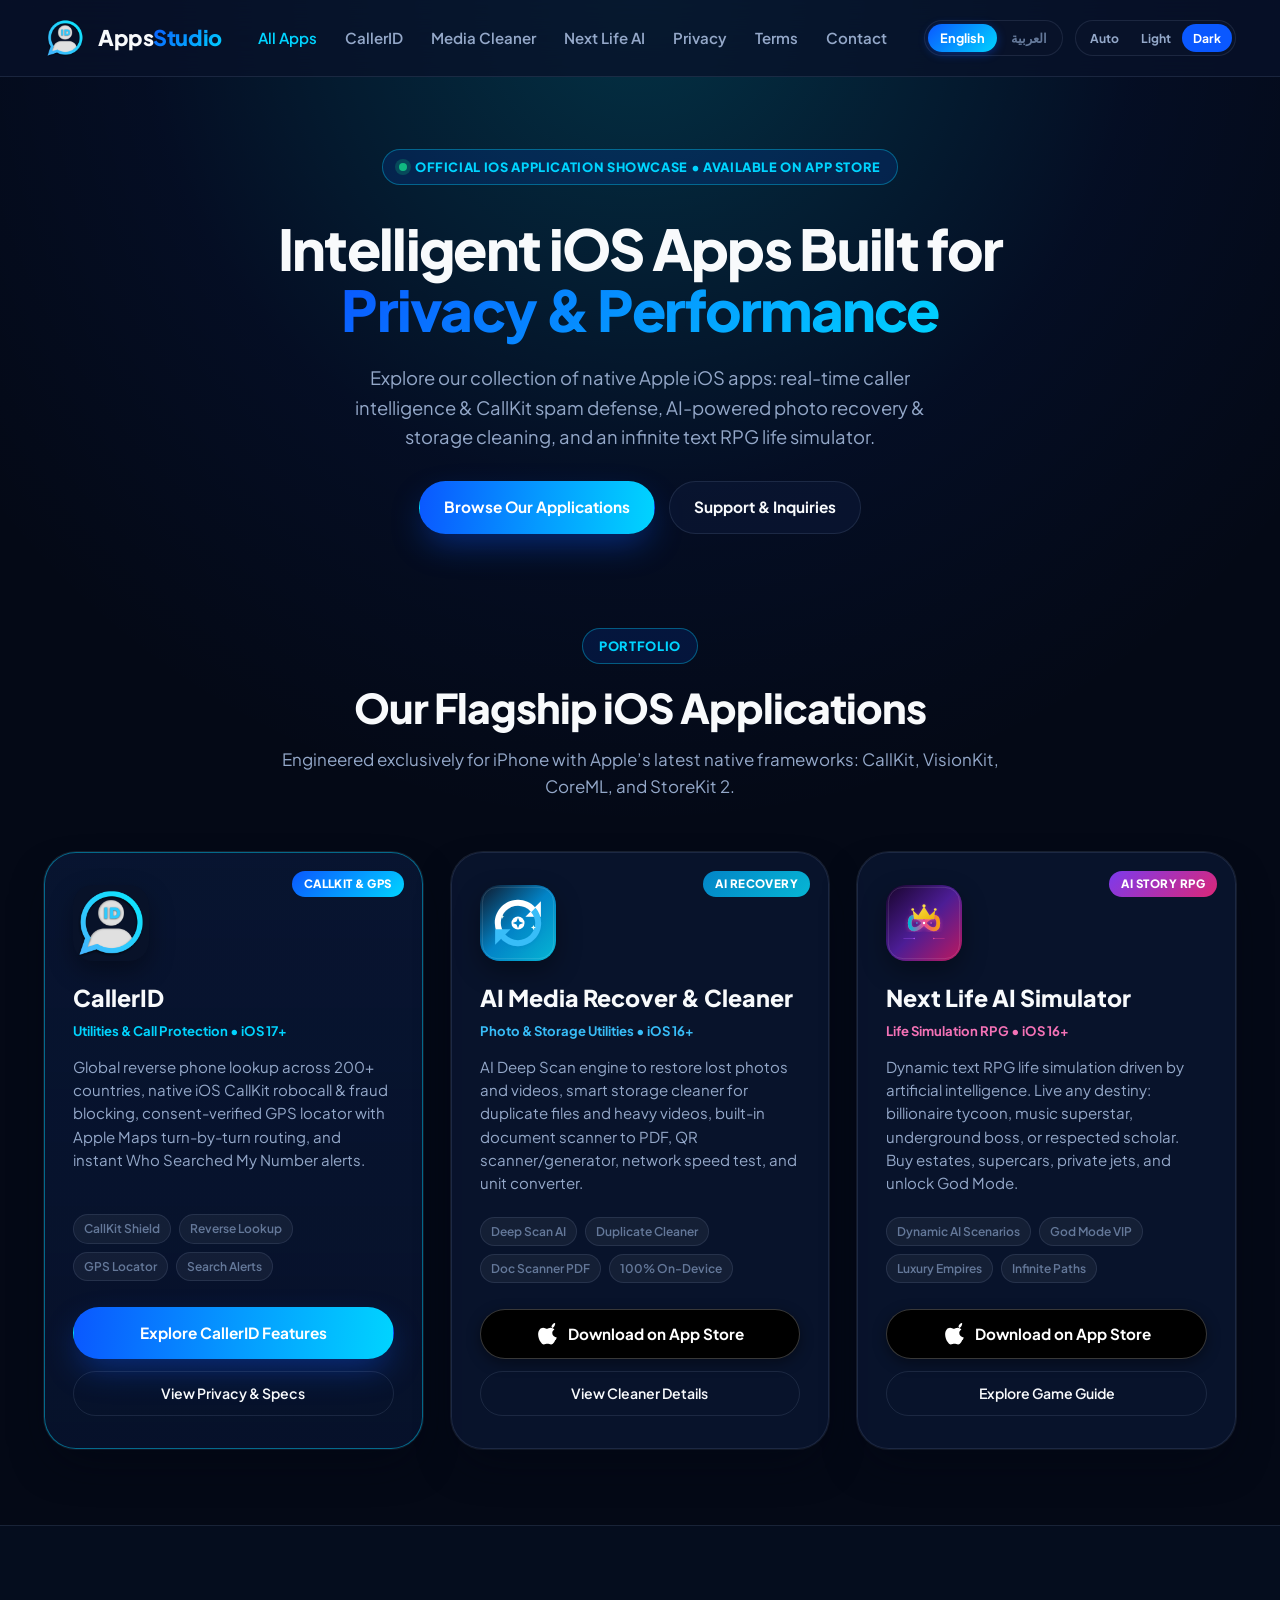
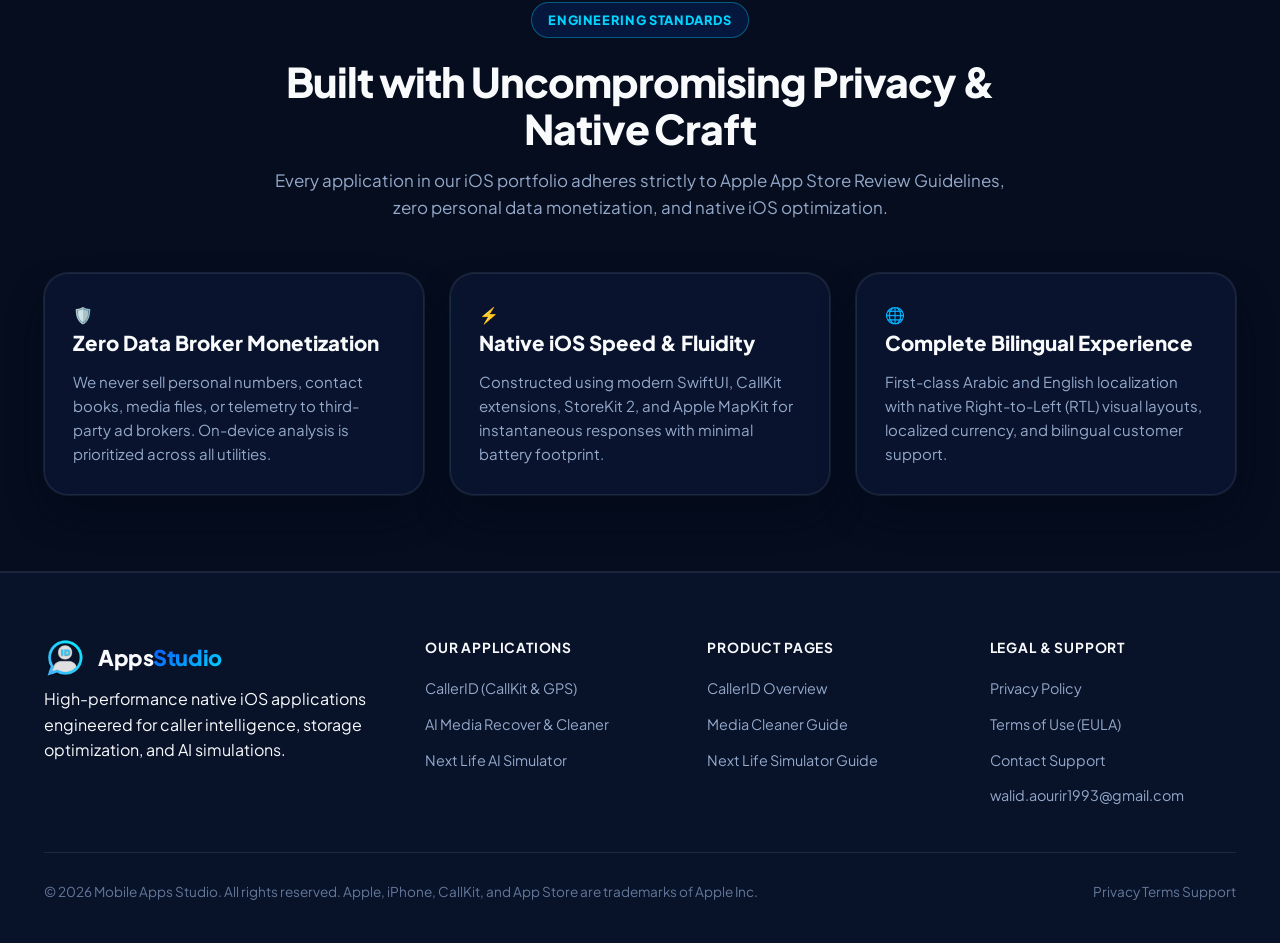
<file: index.html>
<!DOCTYPE html>
<html lang="en" data-theme="dark" dir="ltr">
<head>
  <meta charset="UTF-8" />
  <meta name="viewport" content="width=device-width, initial-scale=1.0" />
  <title>Mobile Apps Studio — Intelligent iOS Applications &amp; AI Utilities</title>
  <meta name="description" content="Discover premium iOS applications powered by AI: CallerID reverse phone lookup & CallKit spam blocker, AI Media Recover & Cleaner storage optimizer, and Next Life AI Simulator RPG life game." />
  <meta name="keywords" content="ios apps, apple app store, ai media cleaner, next life ai simulator, caller id iphone, spam blocker ios, reverse phone lookup, photo recovery iphone, life simulator rpg, mobile apps developer" />
  <meta name="author" content="Mobile Apps Studio" />
  <meta name="robots" content="index, follow, max-image-preview:large" />
  <link rel="canonical" href="https://walid-aourir.github.io/" />

  <!-- Social Media Metadata -->
  <meta property="og:type" content="website" />
  <meta property="og:site_name" content="Mobile Apps Studio" />
  <meta property="og:title" content="Intelligent iOS Apps &amp; AI Games — Official Developer Hub" />
  <meta property="og:description" content="Explore our portfolio of native iOS applications: CallerID, AI Media Recover & Cleaner, and Next Life AI Simulator." />
  <meta property="og:url" content="https://walid-aourir.github.io/" />
  <meta property="og:image" content="https://walid-aourir.github.io/assets/images/hero-app-showcase.png" />

  <link rel="icon" type="image/png" href="assets/images/app-icon.png" />
  <link rel="apple-touch-icon" href="assets/images/app-icon.png" />
  <link rel="preconnect" href="https://fonts.googleapis.com" />
  <link rel="preconnect" href="https://fonts.gstatic.com" crossorigin />
  <link href="https://fonts.googleapis.com/css2?family=Cairo:wght@400;600;700;800;900&family=Inter:wght@400;500;600;700&family=Plus+Jakarta+Sans:wght@700;800&display=swap" rel="stylesheet" />
  <link rel="stylesheet" href="assets/css/styles.css" />

  <!-- JSON-LD Schema: Organization + ItemList -->
  <script type="application/ld+json">
  {
    "@context": "https://schema.org",
    "@graph": [
      {
        "@type": "Organization",
        "name": "Mobile Apps Studio",
        "url": "https://walid-aourir.github.io/",
        "logo": "https://walid-aourir.github.io/assets/images/brand-logo.png",
        "email": "walid.aourir1993@gmail.com"
      },
      {
        "@type": "ItemList",
        "name": "Featured iOS Applications",
        "itemListElement": [
          {
            "@type": "ListItem",
            "position": 1,
            "name": "CallerID — Global Caller Intelligence & GPS Locator",
            "url": "https://walid-aourir.github.io/callerid.html"
          },
          {
            "@type": "ListItem",
            "position": 2,
            "name": "AI Media Recover and Cleaner",
            "url": "https://apps.apple.com/us/app/ai-media-recover-and-cleaner/id6794188213"
          },
          {
            "@type": "ListItem",
            "position": 3,
            "name": "Next Life AI Simulator",
            "url": "https://apps.apple.com/us/app/next-life-ai-simulator/id6813673793"
          }
        ]
      }
    ]
  }
  </script>
</head>
<body>
  <!-- Navigation Header with Language & Theme Switches -->
  <header class="site-header">
    <div class="container nav-inner">
      <a href="index.html" class="brand-lockup">
        <img src="assets/images/brand-logo.png" alt="Apps Studio Logo" width="40" height="40" />
        <span>
          <span data-lang="en">Apps<span class="accent">Studio</span></span>
          <span data-lang="ar">استوديو<span class="accent">التطبيقات</span></span>
        </span>
      </a>

      <ul class="nav-links">
        <li><a href="index.html" class="active"><span data-lang="en">All Apps</span><span data-lang="ar">جميع التطبيقات</span></a></li>
        <li><a href="callerid.html"><span data-lang="en">CallerID</span><span data-lang="ar">كاشف الأرقام</span></a></li>
        <li><a href="media-cleaner.html"><span data-lang="en">Media Cleaner</span><span data-lang="ar">منظف الوسائط</span></a></li>
        <li><a href="next-life.html"><span data-lang="en">Next Life AI</span><span data-lang="ar">لعبة الحياة الذكية</span></a></li>
        <li><a href="privacy.html"><span data-lang="en">Privacy</span><span data-lang="ar">الخصوصية</span></a></li>
        <li><a href="terms.html"><span data-lang="en">Terms</span><span data-lang="ar">الشروط</span></a></li>
        <li><a href="contact.html"><span data-lang="en">Contact</span><span data-lang="ar">اتصل بنا</span></a></li>
      </ul>

      <div class="nav-actions">
        <!-- Language Switcher -->
        <div class="lang-switcher" role="group" aria-label="Language Selector">
          <button type="button" class="lang-btn active" data-lang-set="en">English</button>
          <button type="button" class="lang-btn" data-lang-set="ar">العربية</button>
        </div>

        <!-- Theme Switcher -->
        <div class="theme-switcher" role="group" aria-label="Theme Selector">
          <button type="button" class="theme-btn" data-theme-set="system">Auto</button>
          <button type="button" class="theme-btn" data-theme-set="light">Light</button>
          <button type="button" class="theme-btn active" data-theme-set="dark">Dark</button>
        </div>
      </div>
    </div>
  </header>

  <main>
    <!-- Master Studio Hero -->
    <section class="hero-section" style="padding-bottom: 40px;">
      <div class="container" style="text-align: center; max-width: 900px;">
        <div class="eyebrow-badge">
          <span class="pulse-dot"></span>
          <span data-lang="en">Official iOS Application Showcase • Available on App Store</span>
          <span data-lang="ar">معرض تطبيقات iOS الرسمية • متوفرة الآن على App Store</span>
        </div>
        <h1 class="hero-title" style="margin-top: 14px;">
          <span data-lang="en">Intelligent iOS Apps Built for <span class="gradient-text">Privacy &amp; Performance</span></span>
          <span data-lang="ar">تطبيقات iOS مبتكرة صُممت <span class="gradient-text">للخصوصية والذكاء الفائق</span></span>
        </h1>
        <p class="hero-subtitle" style="margin: 16px auto 30px; font-size: 1.15rem;">
          <span data-lang="en">Explore our collection of native Apple iOS apps: real-time caller intelligence &amp; CallKit spam defense, AI-powered photo recovery &amp; storage cleaning, and an infinite text RPG life simulator.</span>
          <span data-lang="ar">استكشف باقتنا المتميزة من تطبيقات آيفون: كشف الأرقام وحظر المكالمات المزعجة عبر CallKit، استعادة الصور وتنظيف التخزين بالذكاء الاصطناعي، ومحاكاة الحياة التفاعلية غير المحدودة.</span>
        </p>

        <div class="hero-cta-row" style="justify-content: center;">
          <a href="#apps-showcase" class="btn btn-primary">
            <span data-lang="en">Browse Our Applications</span>
            <span data-lang="ar">استعراض التطبيقات</span>
          </a>
          <a href="contact.html" class="btn btn-secondary">
            <span data-lang="en">Support &amp; Inquiries</span>
            <span data-lang="ar">الدعم والاستفسارات</span>
          </a>
        </div>
      </div>
    </section>

    <!-- Apps Showcase Grid: All 3 Apps with Direct Action Buttons -->
    <section id="apps-showcase" class="section" style="padding-top: 20px;">
      <div class="container">
        <div class="section-header">
          <div class="eyebrow-badge">
            <span data-lang="en">Portfolio</span>
            <span data-lang="ar">مجموعة التطبيقات</span>
          </div>
          <h2 class="section-title">
            <span data-lang="en">Our Flagship iOS Applications</span>
            <span data-lang="ar">تطبيقاتنا الرائدة لنظام iOS</span>
          </h2>
          <p class="section-desc">
            <span data-lang="en">Engineered exclusively for iPhone with Apple’s latest native frameworks: CallKit, VisionKit, CoreML, and StoreKit 2.</span>
            <span data-lang="ar">مصممة خصيصاً لأجهزة آيفون باستخدام أحدث تقنيات آبل البرمجية مع حماية تامة للخصوصية وبدون مشاركة للبيانات.</span>
          </p>
        </div>

        <div class="apps-hub-grid">
          <!-- App Card 1: CallerID -->
          <article class="app-hub-card featured">
            <span class="app-hub-badge-tag">
              <span data-lang="en">CallKit &amp; GPS</span>
              <span data-lang="ar">CallKit والموقع</span>
            </span>
            <div class="app-hub-icon-wrap">
              <img src="assets/images/brand-logo.png" alt="CallerID App Icon" />
            </div>
            <h3 class="app-hub-title">
              <span data-lang="en">CallerID</span>
              <span data-lang="ar">كاشف الأرقام CallerID</span>
            </h3>
            <span class="app-hub-category">
              <span data-lang="en">Utilities &amp; Call Protection • iOS 17+</span>
              <span data-lang="ar">أدوات وحماية المكالمات • iOS 17+</span>
            </span>
            <p class="app-hub-desc">
              <span data-lang="en">Global reverse phone lookup across 200+ countries, native iOS CallKit robocall &amp; fraud blocking, consent-verified GPS locator with Apple Maps turn-by-turn routing, and instant Who Searched My Number alerts.</span>
              <span data-lang="ar">كشف هوية المتصل في أكثر من 200 دولة، حظر المكالمات الاحتيالية عبر درع CallKit، تحديد موقع الأرقام المصرح بها مع خرائط ومسارات فورية، وتنبيهات فورية عند بحث أي شخص عن رقمك.</span>
            </p>
            <div class="app-hub-pills">
              <span class="app-hub-pill">CallKit Shield</span>
              <span class="app-hub-pill">Reverse Lookup</span>
              <span class="app-hub-pill">GPS Locator</span>
              <span class="app-hub-pill">Search Alerts</span>
            </div>
            <div class="app-hub-actions">
              <a href="callerid.html" class="btn btn-primary" style="width: 100%; text-align: center;">
                <span data-lang="en">Explore CallerID Features</span>
                <span data-lang="ar">استكشف مزايا التطبيق</span>
              </a>
              <a href="privacy.html#callerid" class="btn-subtle" style="width: 100%;">
                <span data-lang="en">View Privacy &amp; Specs</span>
                <span data-lang="ar">الخصوصية والمواصفات</span>
              </a>
            </div>
          </article>

          <!-- App Card 2: AI Media Recover and Cleaner -->
          <article class="app-hub-card">
            <span class="app-hub-badge-tag" style="background: linear-gradient(135deg, #0284C7 0%, #06B6D4 100%);">
              <span data-lang="en">AI Recovery</span>
              <span data-lang="ar">استعادة بالذكاء</span>
            </span>
            <div class="app-hub-icon-wrap">
              <img src="assets/images/icon-media-cleaner.svg" alt="AI Media Recover and Cleaner Icon" />
            </div>
            <h3 class="app-hub-title">
              <span data-lang="en">AI Media Recover &amp; Cleaner</span>
              <span data-lang="ar">منظف الوسائط واستعادتها AI</span>
            </h3>
            <span class="app-hub-category" style="color: #38BDF8;">
              <span data-lang="en">Photo &amp; Storage Utilities • iOS 16+</span>
              <span data-lang="ar">أدوات الصور والتخزين • iOS 16+</span>
            </span>
            <p class="app-hub-desc">
              <span data-lang="en">AI Deep Scan engine to restore lost photos and videos, smart storage cleaner for duplicate files and heavy videos, built-in document scanner to PDF, QR scanner/generator, network speed test, and unit converter.</span>
              <span data-lang="ar">محرك مسح ذكي متقدم للمساعدة في استعادة الصور والفيديوهات المحذوفة، تنظيف الملفات المكررة والكبيرة لتوفير المساحة، ماسح مستندات لإنشاء PDF، قارئ ومولد QR، واختبار سرعة الإنترنت.</span>
            </p>
            <div class="app-hub-pills">
              <span class="app-hub-pill">Deep Scan AI</span>
              <span class="app-hub-pill">Duplicate Cleaner</span>
              <span class="app-hub-pill">Doc Scanner PDF</span>
              <span class="app-hub-pill">100% On-Device</span>
            </div>
            <div class="app-hub-actions">
              <a href="https://apps.apple.com/us/app/ai-media-recover-and-cleaner/id6794188213" target="_blank" rel="noopener" class="btn-appstore">
                <svg viewBox="0 0 170 170"><path d="M150.37 130.25c-2.45 5.66-5.35 10.87-8.71 15.66-4.58 6.53-8.33 11.05-11.22 13.56-4.48 4.12-9.28 6.23-14.42 6.35-3.69 0-8.14-1.05-13.32-3.18-5.19-2.12-9.97-3.17-14.34-3.17-4.58 0-9.49 1.05-14.75 3.17-5.26 2.13-9.5 3.24-12.74 3.35-4.35.13-9.16-1.9-14.42-6.08-3.7-3.04-7.66-7.77-11.89-14.2-5.46-8.29-9.82-17.7-13.08-28.24-3.26-10.53-4.9-20.73-4.9-30.58 0-14.18 3.59-25.96 10.77-35.34 7.18-9.39 16.27-14.17 27.27-14.36 4.89 0 10.35 1.34 16.38 4.02 6.03 2.68 10.15 4.07 12.36 4.17 1.8.1 6.05-1.37 12.76-4.4 6.71-3.04 12.27-4.43 16.69-4.17 12.63.76 22.42 5.09 29.38 12.98-11.2 6.77-16.69 16.03-16.48 27.78.22 9.17 3.73 16.92 10.54 23.25 6.81 6.33 14.86 9.94 24.16 10.82-2.18 6.55-4.7 13.06-7.56 19.53zM119.22 33.15c0-7.39 2.66-14.41 7.97-21.05 5.31-6.65 11.96-10.96 19.95-12.95.87 3.92 1.09 7.42.66 10.51-.76 5.56-3.21 11.13-7.36 16.71-4.14 5.58-9.28 9.38-15.42 11.39-1.33-1.52-2.5-3.08-3.52-4.68-.87-1.42-1.63-3.09-2.28-4.93z"/></svg>
                <span data-lang="en">Download on App Store</span>
                <span data-lang="ar">تحميل من App Store</span>
              </a>
              <a href="media-cleaner.html" class="btn-subtle" style="width: 100%;">
                <span data-lang="en">View Cleaner Details</span>
                <span data-lang="ar">تفاصيل الميزات</span>
              </a>
            </div>
          </article>

          <!-- App Card 3: Next Life AI Simulator -->
          <article class="app-hub-card">
            <span class="app-hub-badge-tag" style="background: linear-gradient(135deg, #7C3AED 0%, #DB2777 100%);">
              <span data-lang="en">AI Story RPG</span>
              <span data-lang="ar">محاكاة ذكية RPG</span>
            </span>
            <div class="app-hub-icon-wrap">
              <img src="assets/images/icon-next-life.svg" alt="Next Life AI Simulator Icon" />
            </div>
            <h3 class="app-hub-title">
              <span data-lang="en">Next Life AI Simulator</span>
              <span data-lang="ar">Next Life AI: محاكي الحياة</span>
            </h3>
            <span class="app-hub-category" style="color: #F472B6;">
              <span data-lang="en">Life Simulation RPG • iOS 16+</span>
              <span data-lang="ar">محاكاة وتقمص الأدوار • iOS 16+</span>
            </span>
            <p class="app-hub-desc">
              <span data-lang="en">Dynamic text RPG life simulation driven by artificial intelligence. Live any destiny: billionaire tycoon, music superstar, underground boss, or respected scholar. Buy estates, supercars, private jets, and unlock God Mode.</span>
              <span data-lang="ar">لعبة محاكاة حياة نصية تعتمد على الذكاء الاصطناعي لإنشاء قصص وأحداث فريدة. عش أي مصير تختاره: ملياردير، نجم مشهور، زعيم مافيا، أو حياة هادئة. امتلك القصور، الطائرات، واستمتع بطور God Mode.</span>
            </p>
            <div class="app-hub-pills">
              <span class="app-hub-pill">Dynamic AI Scenarios</span>
              <span class="app-hub-pill">God Mode VIP</span>
              <span class="app-hub-pill">Luxury Empires</span>
              <span class="app-hub-pill">Infinite Paths</span>
            </div>
            <div class="app-hub-actions">
              <a href="https://apps.apple.com/us/app/next-life-ai-simulator/id6813673793" target="_blank" rel="noopener" class="btn-appstore">
                <svg viewBox="0 0 170 170"><path d="M150.37 130.25c-2.45 5.66-5.35 10.87-8.71 15.66-4.58 6.53-8.33 11.05-11.22 13.56-4.48 4.12-9.28 6.23-14.42 6.35-3.69 0-8.14-1.05-13.32-3.18-5.19-2.12-9.97-3.17-14.34-3.17-4.58 0-9.49 1.05-14.75 3.17-5.26 2.13-9.5 3.24-12.74 3.35-4.35.13-9.16-1.9-14.42-6.08-3.7-3.04-7.66-7.77-11.89-14.2-5.46-8.29-9.82-17.7-13.08-28.24-3.26-10.53-4.9-20.73-4.9-30.58 0-14.18 3.59-25.96 10.77-35.34 7.18-9.39 16.27-14.17 27.27-14.36 4.89 0 10.35 1.34 16.38 4.02 6.03 2.68 10.15 4.07 12.36 4.17 1.8.1 6.05-1.37 12.76-4.4 6.71-3.04 12.27-4.43 16.69-4.17 12.63.76 22.42 5.09 29.38 12.98-11.2 6.77-16.69 16.03-16.48 27.78.22 9.17 3.73 16.92 10.54 23.25 6.81 6.33 14.86 9.94 24.16 10.82-2.18 6.55-4.7 13.06-7.56 19.53zM119.22 33.15c0-7.39 2.66-14.41 7.97-21.05 5.31-6.65 11.96-10.96 19.95-12.95.87 3.92 1.09 7.42.66 10.51-.76 5.56-3.21 11.13-7.36 16.71-4.14 5.58-9.28 9.38-15.42 11.39-1.33-1.52-2.5-3.08-3.52-4.68-.87-1.42-1.63-3.09-2.28-4.93z"/></svg>
                <span data-lang="en">Download on App Store</span>
                <span data-lang="ar">تحميل من App Store</span>
              </a>
              <a href="next-life.html" class="btn-subtle" style="width: 100%;">
                <span data-lang="en">Explore Game Guide</span>
                <span data-lang="ar">دليل اللعبة والمزايا</span>
              </a>
            </div>
          </article>
        </div>
      </div>
    </section>

    <!-- Studio Quality & Architecture Pillars -->
    <section class="section" style="background: rgba(8, 18, 41, 0.45); border-top: 1px solid var(--border-subtle); border-bottom: 1px solid var(--border-subtle);">
      <div class="container">
        <div class="section-header">
          <div class="eyebrow-badge">
            <span data-lang="en">Engineering Standards</span>
            <span data-lang="ar">معايير التطوير</span>
          </div>
          <h2 class="section-title">
            <span data-lang="en">Built with Uncompromising Privacy &amp; Native Craft</span>
            <span data-lang="ar">بُنيت بخصوصية مطلقة وأداء أصيل عالي الجودة</span>
          </h2>
          <p class="section-desc">
            <span data-lang="en">Every application in our iOS portfolio adheres strictly to Apple App Store Review Guidelines, zero personal data monetization, and native iOS optimization.</span>
            <span data-lang="ar">تلتزم جميع تطبيقاتنا بإرشادات آبل الصارمة، مع انعدام بيع البيانات تماماً، والاعتماد الكامل على معالجة البيانات داخل الجهاز.</span>
          </p>
        </div>

        <div class="features-grid">
          <div class="feature-card">
            <div class="feature-icon">🛡️</div>
            <h3>
              <span data-lang="en">Zero Data Broker Monetization</span>
              <span data-lang="ar">عدم بيع البيانات إطلاقاً</span>
            </h3>
            <p>
              <span data-lang="en">We never sell personal numbers, contact books, media files, or telemetry to third-party ad brokers. On-device analysis is prioritized across all utilities.</span>
              <span data-lang="ar">لا نقوم أبداً ببيع أرقام الهواتف أو جهات الاتصال أو الصور لأطراف ثالثة. المعالجة الآمنة داخل الجهاز هي مبدأنا الأساسي.</span>
            </p>
          </div>

          <div class="feature-card">
            <div class="feature-icon">⚡</div>
            <h3>
              <span data-lang="en">Native iOS Speed &amp; Fluidity</span>
              <span data-lang="ar">سرعة وسلاسة نظام iOS الأصيل</span>
            </h3>
            <p>
              <span data-lang="en">Constructed using modern SwiftUI, CallKit extensions, StoreKit 2, and Apple MapKit for instantaneous responses with minimal battery footprint.</span>
              <span data-lang="ar">تم تطوير التطبيقات بأحدث تقنيات آبل SwiftUI و CallKit و StoreKit 2 لتوفير أسرع استجابة وأقل استهلاك للبطارية.</span>
            </p>
          </div>

          <div class="feature-card">
            <div class="feature-icon">🌐</div>
            <h3>
              <span data-lang="en">Complete Bilingual Experience</span>
              <span data-lang="ar">دعم كامل ومتقن للعربية والإنجليزية</span>
            </h3>
            <p>
              <span data-lang="en">First-class Arabic and English localization with native Right-to-Left (RTL) visual layouts, localized currency, and bilingual customer support.</span>
              <span data-lang="ar">واجهات متقنة تدعم اللغة العربية من اليمين إلى اليسار والإنجليزية، مع أسعار بالعملات المحلية ودعم فني ثنائي اللغة.</span>
            </p>
          </div>
        </div>
      </div>
    </section>
  </main>

  <!-- Global Footer -->
  <footer class="site-footer">
    <div class="container">
      <div class="footer-grid">
        <div class="footer-brand">
          <a href="index.html" class="brand-lockup">
            <img src="assets/images/brand-logo.png" alt="Apps Studio" width="36" height="36" />
            <span>
              <span data-lang="en">Apps<span class="accent">Studio</span></span>
              <span data-lang="ar">استوديو<span class="accent">التطبيقات</span></span>
            </span>
          </a>
          <p>
            <span data-lang="en">High-performance native iOS applications engineered for caller intelligence, storage optimization, and AI simulations.</span>
            <span data-lang="ar">تطبيقات iOS فائقة التطور لكشف هوية المتصل، تنظيم الذاكرة والوسائط، ومحاكاة الذكاء الاصطناعي.</span>
          </p>
        </div>

        <div class="footer-col">
          <h4><span data-lang="en">Our Applications</span><span data-lang="ar">تطبيقاتنا</span></h4>
          <ul>
            <li><a href="callerid.html">CallerID (CallKit &amp; GPS)</a></li>
            <li><a href="https://apps.apple.com/us/app/ai-media-recover-and-cleaner/id6794188213" target="_blank" rel="noopener">AI Media Recover &amp; Cleaner</a></li>
            <li><a href="https://apps.apple.com/us/app/next-life-ai-simulator/id6813673793" target="_blank" rel="noopener">Next Life AI Simulator</a></li>
          </ul>
        </div>

        <div class="footer-col">
          <h4><span data-lang="en">Product Pages</span><span data-lang="ar">صفحات المنتجات</span></h4>
          <ul>
            <li><a href="callerid.html"><span data-lang="en">CallerID Overview</span><span data-lang="ar">نظرة عامة على CallerID</span></a></li>
            <li><a href="media-cleaner.html"><span data-lang="en">Media Cleaner Guide</span><span data-lang="ar">دليل منظف الوسائط</span></a></li>
            <li><a href="next-life.html"><span data-lang="en">Next Life Simulator Guide</span><span data-lang="ar">دليل لعبة Next Life</span></a></li>
          </ul>
        </div>

        <div class="footer-col">
          <h4><span data-lang="en">Legal &amp; Support</span><span data-lang="ar">القانون والدعم</span></h4>
          <ul>
            <li><a href="privacy.html"><span data-lang="en">Privacy Policy</span><span data-lang="ar">سياسة الخصوصية</span></a></li>
            <li><a href="terms.html"><span data-lang="en">Terms of Use (EULA)</span><span data-lang="ar">شروط الاستخدام</span></a></li>
            <li><a href="contact.html"><span data-lang="en">Contact Support</span><span data-lang="ar">تواصل مع الدعم</span></a></li>
            <li><a href="mailto:walid.aourir1993@gmail.com">walid.aourir1993@gmail.com</a></li>
          </ul>
        </div>
      </div>

      <div class="footer-bottom">
        <span>&copy; 2026 Mobile Apps Studio. <span data-lang="en">All rights reserved. Apple, iPhone, CallKit, and App Store are trademarks of Apple Inc.</span><span data-lang="ar">جميع الحقوق محفوظة. آبل وآيفون وApp Store هي علامات تجارية لشركة Apple Inc.</span></span>
        <div class="footer-legal-links">
          <a href="privacy.html"><span data-lang="en">Privacy</span><span data-lang="ar">الخصوصية</span></a>
          <a href="terms.html"><span data-lang="en">Terms</span><span data-lang="ar">الشروط</span></a>
          <a href="contact.html"><span data-lang="en">Support</span><span data-lang="ar">الدعم</span></a>
        </div>
      </div>
    </div>
  </footer>

  <script src="assets/js/main.js"></script>
</body>
</html>
</file>
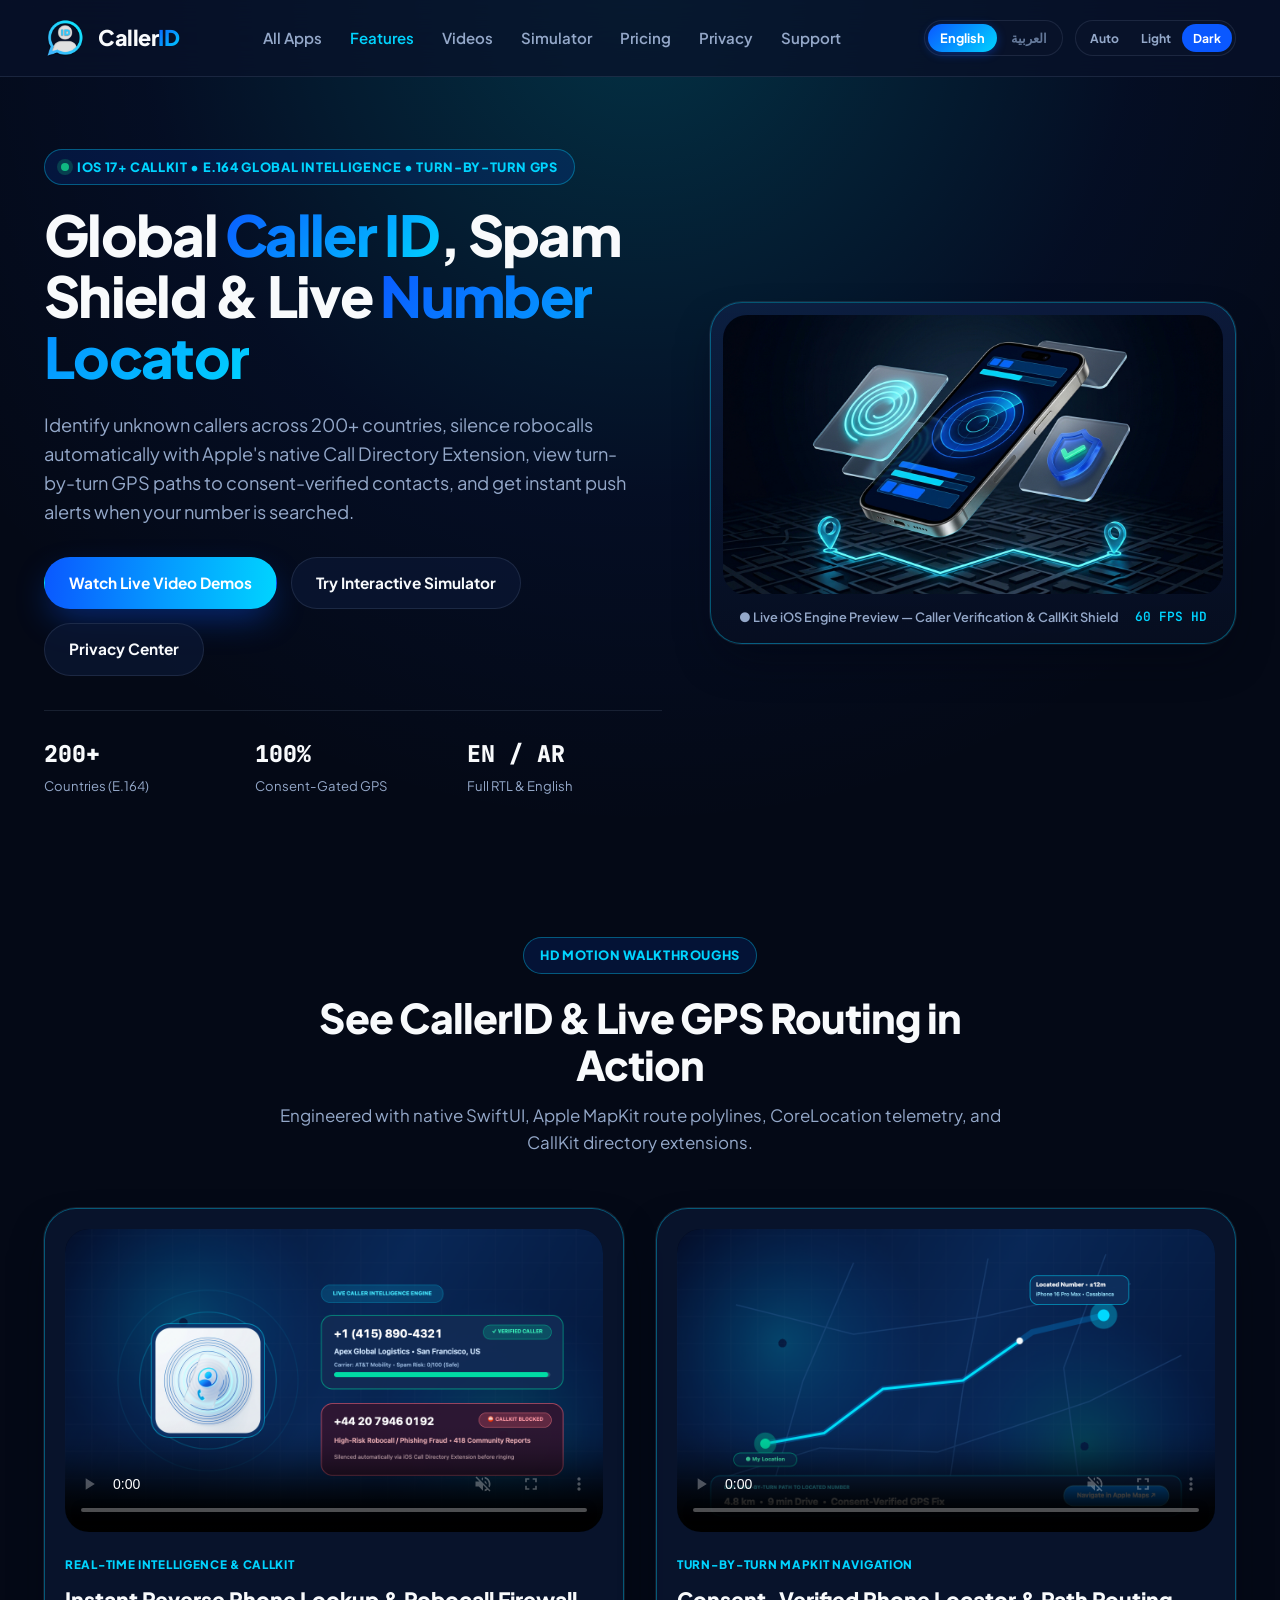
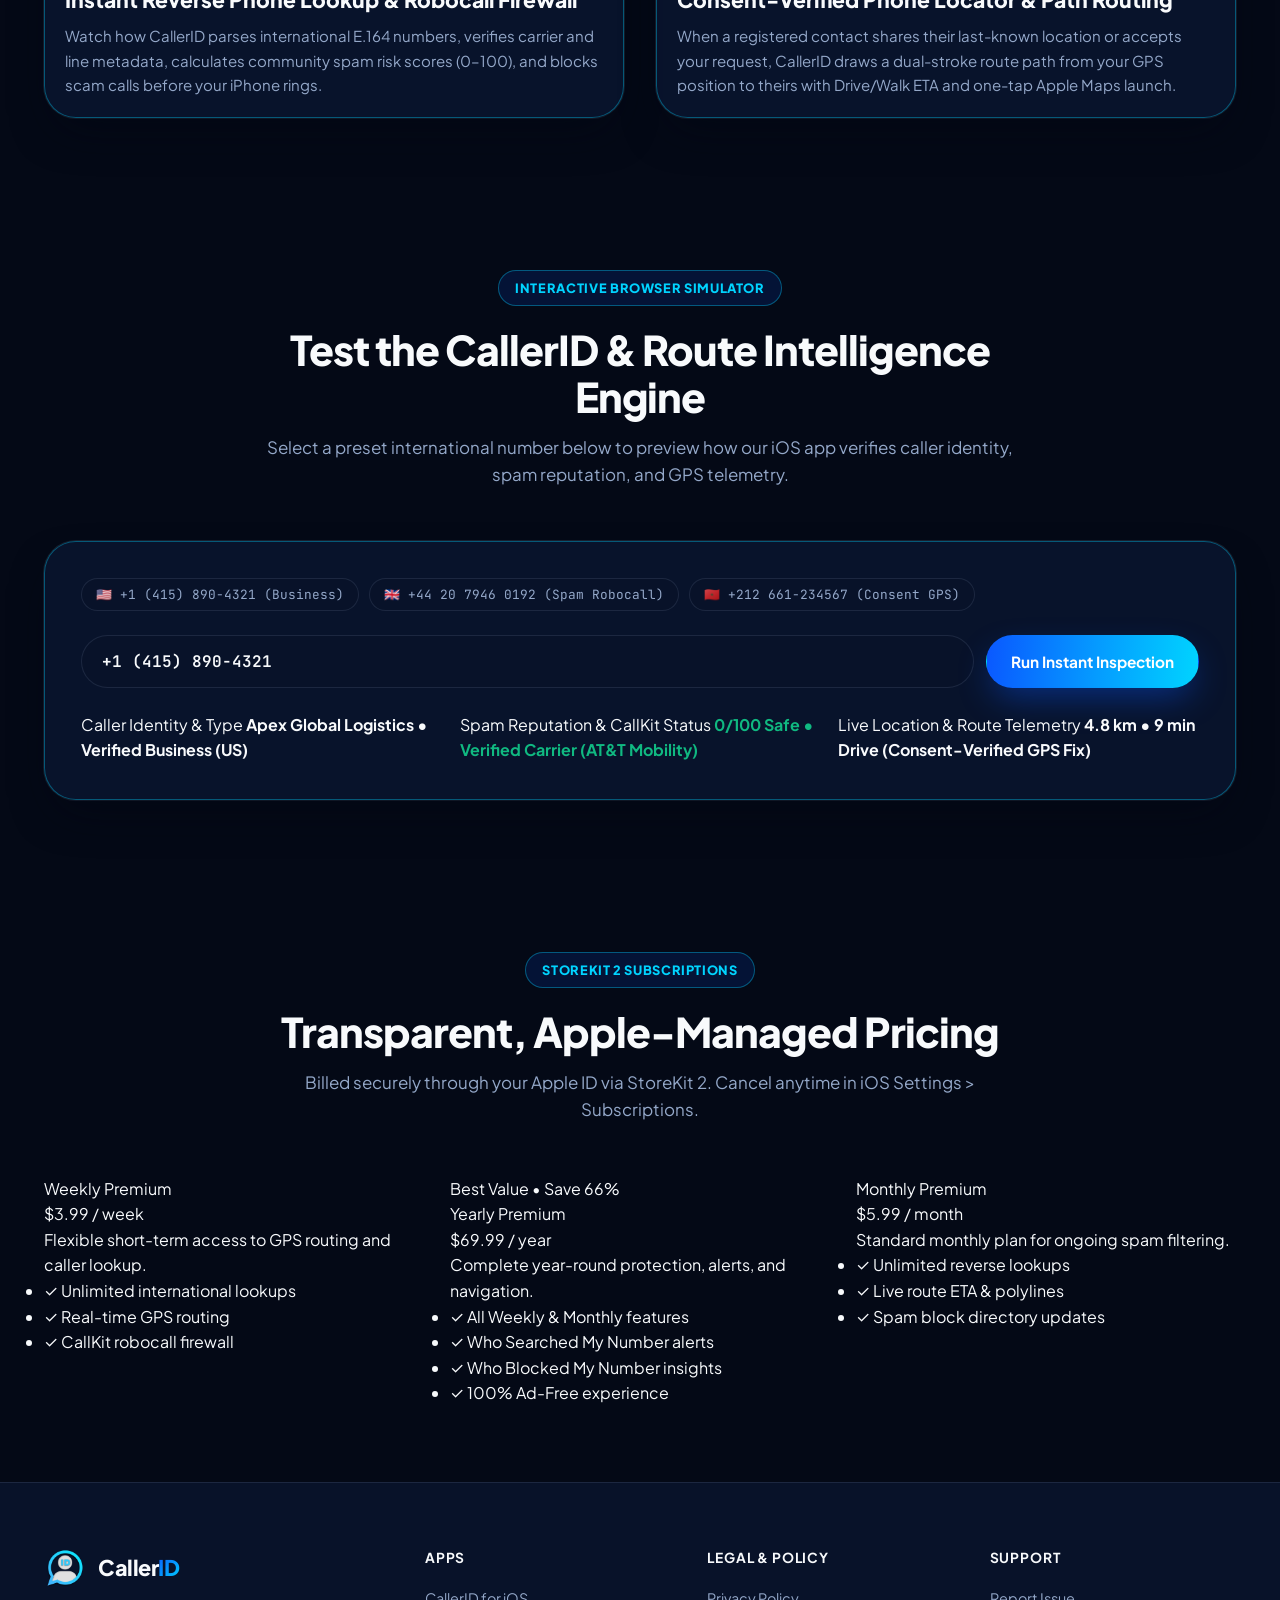
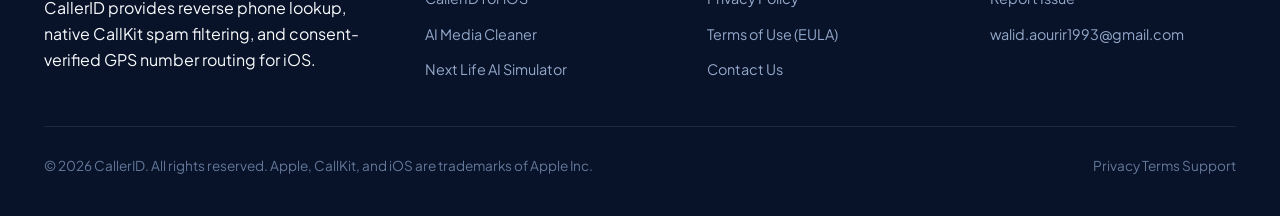
<file: callerid.html>
<!DOCTYPE html>
<html lang="en" data-theme="dark" dir="ltr">
<head>
  <meta charset="UTF-8" />
  <meta name="viewport" content="width=device-width, initial-scale=1.0" />
  <title>CallerID for iPhone — Reverse Phone Lookup, CallKit Spam Blocker &amp; GPS Number Locator</title>
  <meta name="description" content="Identify unknown callers instantly, block robocalls and scam numbers with native iOS CallKit protection, view turn-by-turn GPS routes to consent-verified phone numbers, and get real-time alerts when someone searches your number." />
  <meta name="keywords" content="caller id iphone, reverse phone lookup, spam call blocker ios, phone number locator gps, who called me, callkit spam filter, who searched my phone number, robocall blocker" />
  <meta name="author" content="CallerID" />
  <meta name="robots" content="index, follow, max-image-preview:large" />
  <link rel="canonical" href="https://walid-aourir.github.io/callerid.html" />

  <!-- Open Graph -->
  <meta property="og:type" content="website" />
  <meta property="og:site_name" content="CallerID — Global Caller Intelligence" />
  <meta property="og:title" content="CallerID for iPhone — Reverse Phone Lookup, Spam Shield &amp; GPS Number Locator" />
  <meta property="og:description" content="Real-time caller identification, native iOS CallKit spam call blocking, consent-verified GPS number location with turn-by-turn Apple Maps routing, and instant search alerts." />
  <meta property="og:url" content="https://walid-aourir.github.io/callerid.html" />
  <meta property="og:image" content="https://walid-aourir.github.io/assets/images/hero-3d-render.jpg" />

  <link rel="icon" type="image/png" href="assets/images/app-icon.png" />
  <link rel="apple-touch-icon" href="assets/images/app-icon.png" />
  <link rel="preconnect" href="https://fonts.googleapis.com" />
  <link rel="preconnect" href="https://fonts.gstatic.com" crossorigin />
  <link href="https://fonts.googleapis.com/css2?family=Cairo:wght@400;600;700;800;900&family=Inter:wght@400;500;600;700&family=JetBrains+Mono:wght@500;700&family=Plus+Jakarta+Sans:wght@700;800&display=swap" rel="stylesheet" />
  <link rel="stylesheet" href="assets/css/styles.css" />

  <script type="application/ld+json">
  {
    "@context": "https://schema.org",
    "@type": "SoftwareApplication",
    "name": "CallerID — Caller Intelligence, Spam Shield & Locator",
    "operatingSystem": "iOS 17.0 or later",
    "applicationCategory": "UtilitiesApplication",
    "url": "https://walid-aourir.github.io/callerid.html",
    "image": "https://walid-aourir.github.io/assets/images/app-icon.png",
    "author": {
      "@type": "Organization",
      "name": "CallerID Team",
      "email": "walid.aourir1993@gmail.com"
    },
    "description": "Global reverse phone number lookup across 200+ countries, native iOS CallKit spam call blocker, consent-based last-known GPS number locator with turn-by-turn Apple Maps directions, and real-time Who Searched My Number alerts."
  }
  </script>
</head>
<body>
  <!-- Header -->
  <header class="site-header">
    <div class="container nav-inner">
      <a href="index.html" class="brand-lockup">
        <img src="assets/images/brand-logo.png" alt="CallerID Logo" width="40" height="40" />
        <span>Caller<span class="accent">ID</span></span>
      </a>

      <ul class="nav-links">
        <li><a href="index.html"><span data-lang="en">All Apps</span><span data-lang="ar">جميع التطبيقات</span></a></li>
        <li><a href="#features" class="active"><span data-lang="en">Features</span><span data-lang="ar">الميزات</span></a></li>
        <li><a href="#video-demos"><span data-lang="en">Videos</span><span data-lang="ar">الفيديوهات</span></a></li>
        <li><a href="#live-simulator"><span data-lang="en">Simulator</span><span data-lang="ar">تجربة مباشرة</span></a></li>
        <li><a href="#pricing"><span data-lang="en">Pricing</span><span data-lang="ar">الباقات</span></a></li>
        <li><a href="privacy.html"><span data-lang="en">Privacy</span><span data-lang="ar">الخصوصية</span></a></li>
        <li><a href="contact.html"><span data-lang="en">Support</span><span data-lang="ar">الدعم</span></a></li>
      </ul>

      <div class="nav-actions">
        <!-- Language Switcher -->
        <div class="lang-switcher" role="group" aria-label="Language Selector">
          <button type="button" class="lang-btn active" data-lang-set="en">English</button>
          <button type="button" class="lang-btn" data-lang-set="ar">العربية</button>
        </div>

        <!-- Theme Switcher -->
        <div class="theme-switcher" role="group" aria-label="Theme Selector">
          <button type="button" class="theme-btn" data-theme-set="system">Auto</button>
          <button type="button" class="theme-btn" data-theme-set="light">Light</button>
          <button type="button" class="theme-btn active" data-theme-set="dark">Dark</button>
        </div>
      </div>
    </div>
  </header>

  <main>
    <!-- Hero Section -->
    <section class="hero-section">
      <div class="container hero-grid">
        <div>
          <div class="eyebrow-badge">
            <span class="pulse-dot"></span>
            <span data-lang="en">iOS 17+ CallKit • E.164 Global Intelligence • Turn-by-Turn GPS</span>
            <span data-lang="ar">تقنية CallKit لنظام iOS 17+ • تغطية عالمية E.164 • ملاحة GPS فورية</span>
          </div>
          <h1 class="hero-title">
            <span data-lang="en">Global <span class="gradient-text">Caller ID</span>, Spam Shield &amp; Live <span class="gradient-text">Number Locator</span></span>
            <span data-lang="ar">كاشف <span class="gradient-text">المتصل العالمي</span>، درع حظر المكالمات و<span class="gradient-text">محدد موقع الأرقام</span></span>
          </h1>
          <p class="hero-subtitle">
            <span data-lang="en">Identify unknown callers across 200+ countries, silence robocalls automatically with Apple's native Call Directory Extension, view turn-by-turn GPS paths to consent-verified contacts, and get instant push alerts when your number is searched.</span>
            <span data-lang="ar">اكشف هوية المتصل في أكثر من 200 دولة، احظر المكالمات المزعجة تلقائياً عبر تقنية CallKit المعتمدة من آبل، وتتبع مسار القيادة والمشي للأرقام المصرح بها خطوة بخطوة مع تنبيهات فورية عند بحث أي شخص عنك.</span>
          </p>

          <div class="hero-cta-row">
            <a href="#video-demos" class="btn btn-primary">
              <span data-lang="en">Watch Live Video Demos</span>
              <span data-lang="ar">شاهد الفيديو التوضيحي</span>
            </a>
            <a href="#live-simulator" class="btn btn-secondary">
              <span data-lang="en">Try Interactive Simulator</span>
              <span data-lang="ar">جرّب البحث التفاعلي</span>
            </a>
            <a href="privacy.html" class="btn btn-secondary">
              <span data-lang="en">Privacy Center</span>
              <span data-lang="ar">مركز الخصوصية</span>
            </a>
          </div>

          <div class="trust-metrics-strip">
            <div class="metric-item">
              <strong>200+</strong>
              <span data-lang="en">Countries (E.164)</span>
              <span data-lang="ar">دولة ومنطقة مدعومة</span>
            </div>
            <div class="metric-item">
              <strong>100%</strong>
              <span data-lang="en">Consent-Gated GPS</span>
              <span data-lang="ar">موقع بموافقة صريحة</span>
            </div>
            <div class="metric-item">
              <strong>EN / AR</strong>
              <span data-lang="en">Full RTL &amp; English</span>
              <span data-lang="ar">عربي وإنجليزي أصيل</span>
            </div>
          </div>
        </div>

        <div class="hero-media-frame">
          <video autoplay loop muted playsinline poster="assets/images/hero-3d-render.jpg">
            <source src="assets/video/callerid-hero-demo.mp4" type="video/mp4" />
            <img src="assets/images/hero-3d-render.jpg" alt="CallerID App 3D Preview" />
          </video>
          <div class="media-caption-bar">
            <span>● <span data-lang="en">Live iOS Engine Preview — Caller Verification &amp; CallKit Shield</span><span data-lang="ar">معاينة مباشرة لمحرك iOS — التحقق من المتصل ودرع CallKit</span></span>
            <span style="font-family: var(--font-mono); color: var(--brand-cyan);">60 FPS HD</span>
          </div>
        </div>
      </div>
    </section>

    <!-- Dual Video Showcase Section -->
    <section id="video-demos" class="section">
      <div class="container">
        <div class="section-header">
          <div class="eyebrow-badge">
            <span data-lang="en">HD Motion Walkthroughs</span>
            <span data-lang="ar">عروض فيديو فائقة الدقة</span>
          </div>
          <h2 class="section-title">
            <span data-lang="en">See CallerID &amp; Live GPS Routing in Action</span>
            <span data-lang="ar">شاهد دقة كشف المتصل وملاحة الخرائط الحية</span>
          </h2>
          <p class="section-desc">
            <span data-lang="en">Engineered with native SwiftUI, Apple MapKit route polylines, CoreLocation telemetry, and CallKit directory extensions.</span>
            <span data-lang="ar">تم بناؤه بأحدث تقنيات آبل SwiftUI و MapKit ومحرك CallKit لتوفير تجربة لا مثيل لها وبدون استهلاك للبطارية.</span>
          </p>
        </div>

        <div class="video-showcase-dual">
          <article class="video-card">
            <video controls autoplay loop muted playsinline poster="assets/images/hero-app-showcase.png">
              <source src="assets/video/callerid-hero-demo.mp4" type="video/mp4" />
            </video>
            <span class="feature-tag">
              <span data-lang="en">Real-Time Intelligence &amp; CallKit</span>
              <span data-lang="ar">كشف ذكي مباشر ودرع CallKit</span>
            </span>
            <h3>
              <span data-lang="en">Instant Reverse Phone Lookup &amp; Robocall Firewall</span>
              <span data-lang="ar">بحث فوري عن الأرقام وجدار حماية ضد الإزعاج</span>
            </h3>
            <p>
              <span data-lang="en">Watch how CallerID parses international E.164 numbers, verifies carrier and line metadata, calculates community spam risk scores (0–100), and blocks scam calls before your iPhone rings.</span>
              <span data-lang="ar">تعرف على كيفية تنسيق الأرقام الدولية والتحقق من المشغل وحساب درجات تقييم الإزعاج (0-100) وتفعيل الحظر التلقائي قبل رنين الهاتف.</span>
            </p>
          </article>

          <article class="video-card">
            <video controls autoplay loop muted playsinline poster="assets/images/feature-live-route-map.png">
              <source src="assets/video/locator-route-demo.mp4" type="video/mp4" />
            </video>
            <span class="feature-tag">
              <span data-lang="en">Turn-by-Turn MapKit Navigation</span>
              <span data-lang="ar">ملاحة فورية دقيقة عبر خرائط آبل</span>
            </span>
            <h3>
              <span data-lang="en">Consent-Verified Phone Locator &amp; Path Routing</span>
              <span data-lang="ar">تحديد موقع الأرقام المعتمدة مع مسار الرحلة</span>
            </h3>
            <p>
              <span data-lang="en">When a registered contact shares their last-known location or accepts your request, CallerID draws a dual-stroke route path from your GPS position to theirs with Drive/Walk ETA and one-tap Apple Maps launch.</span>
              <span data-lang="ar">عندما يشارك جهة اتصال مسجلة موقعه أو يوافق على طلبك، يقوم التطبيق برسم مسار القيادة أو المشي مع الوقت المقدر للوصول وفتح الخرائط بضغطة زر.</span>
            </p>
          </article>
        </div>
      </div>
    </section>

    <!-- Interactive Live Simulator -->
    <section id="live-simulator" class="section">
      <div class="container">
        <div class="section-header">
          <div class="eyebrow-badge">
            <span data-lang="en">Interactive Browser Simulator</span>
            <span data-lang="ar">محاكاة تفاعلية مباشرة</span>
          </div>
          <h2 class="section-title">
            <span data-lang="en">Test the CallerID &amp; Route Intelligence Engine</span>
            <span data-lang="ar">جرّب محرك فحص الأرقام وحساب المسارات</span>
          </h2>
          <p class="section-desc">
            <span data-lang="en">Select a preset international number below to preview how our iOS app verifies caller identity, spam reputation, and GPS telemetry.</span>
            <span data-lang="ar">اختر أحد الأرقام الجاهزة أدناه لمعاينة كيفية عرض هوية المتصل، وتقييم الخطورة، ومسار الإحداثيات الجغرافية.</span>
          </p>
        </div>

        <div class="simulator-box">
          <div class="sim-presets">
            <button type="button" class="preset-chip" data-sim-preset="+1 (415) 890-4321">🇺🇸 +1 (415) 890-4321 (Business)</button>
            <button type="button" class="preset-chip" data-sim-preset="+44 20 7946 0192">🇬🇧 +44 20 7946 0192 (Spam Robocall)</button>
            <button type="button" class="preset-chip" data-sim-preset="+212 661-234567">🇲🇦 +212 661-234567 (Consent GPS)</button>
          </div>

          <div class="sim-controls">
            <input type="text" id="sim-phone-input" value="+1 (415) 890-4321" class="sim-input" 
                   data-lang-placeholder-en="Enter phone number in international format..." 
                   data-lang-placeholder-ar="أدخل رقم الهاتف بالصيغة الدولية..." />
            <button type="button" id="sim-run-btn" class="btn btn-primary">
              <span data-lang="en">Run Instant Inspection</span>
              <span data-lang="ar">فحص الرقم فوراً</span>
            </button>
          </div>

          <div class="sim-result-grid">
            <div class="sim-card">
              <span class="sim-card-label"><span data-lang="en">Caller Identity &amp; Type</span><span data-lang="ar">هوية المتصل ونوع الخط</span></span>
              <strong id="sim-out-name">Apex Global Logistics • Verified Business (US)</strong>
            </div>
            <div class="sim-card">
              <span class="sim-card-label"><span data-lang="en">Spam Reputation &amp; CallKit Status</span><span data-lang="ar">تقييم الإزعاج وحالة درع CallKit</span></span>
              <strong id="sim-out-reputation" style="color: #10B981;">0/100 Safe • Verified Carrier (AT&amp;T Mobility)</strong>
            </div>
            <div class="sim-card">
              <span class="sim-card-label"><span data-lang="en">Live Location &amp; Route Telemetry</span><span data-lang="ar">بيانات الموقع ومسار الملاحة</span></span>
              <strong id="sim-out-route">4.8 km • 9 min Drive (Consent-Verified GPS Fix)</strong>
            </div>
          </div>
        </div>
      </div>
    </section>

    <!-- Pricing Section -->
    <section id="pricing" class="section">
      <div class="container">
        <div class="section-header">
          <div class="eyebrow-badge">
            <span data-lang="en">StoreKit 2 Subscriptions</span>
            <span data-lang="ar">باقات الاشتراك عبر متجر آبل</span>
          </div>
          <h2 class="section-title">
            <span data-lang="en">Transparent, Apple-Managed Pricing</span>
            <span data-lang="ar">أسعار واضحة ومحمية بالكامل عبر آبل</span>
          </h2>
          <p class="section-desc">
            <span data-lang="en">Billed securely through your Apple ID via StoreKit 2. Cancel anytime in iOS Settings &gt; Subscriptions.</span>
            <span data-lang="ar">تتم الفوترة بأمان تام من خلال حساب Apple ID الخاص بك. يمكنك الإلغاء في أي وقت من إعدادات الآيفون.</span>
          </p>
        </div>

        <div class="pricing-grid">
          <div class="pricing-card">
            <div class="plan-name"><span data-lang="en">Weekly Premium</span><span data-lang="ar">أسبوعي بريميوم</span></div>
            <div class="plan-price">$3.99 <span class="plan-period">/ <span data-lang="en">week</span><span data-lang="ar">أسبوع</span></span></div>
            <p class="plan-desc"><span data-lang="en">Flexible short-term access to GPS routing and caller lookup.</span><span data-lang="ar">وصول مرن لفترات قصيرة لجميع مزايا الملاحة وكشف الأرقام.</span></p>
            <ul class="plan-features">
              <li>✓ <span data-lang="en">Unlimited international lookups</span><span data-lang="ar">عمليات بحث دولية غير محدودة</span></li>
              <li>✓ <span data-lang="en">Real-time GPS routing</span><span data-lang="ar">تتبع مسارات الملاحة المباشرة</span></li>
              <li>✓ <span data-lang="en">CallKit robocall firewall</span><span data-lang="ar">درع حظر المكالمات المزعجة</span></li>
            </ul>
          </div>

          <div class="pricing-card featured">
            <div class="pricing-badge"><span data-lang="en">Best Value • Save 66%</span><span data-lang="ar">الأفضل قيمة • وفر 66%</span></div>
            <div class="plan-name"><span data-lang="en">Yearly Premium</span><span data-lang="ar">سنوي بريميوم</span></div>
            <div class="plan-price">$69.99 <span class="plan-period">/ <span data-lang="en">year</span><span data-lang="ar">سنة</span></span></div>
            <p class="plan-desc"><span data-lang="en">Complete year-round protection, alerts, and navigation.</span><span data-lang="ar">حماية سنوية متكاملة بدون انقطاع وبأفضل سعر ممكن.</span></p>
            <ul class="plan-features">
              <li>✓ <span data-lang="en">All Weekly &amp; Monthly features</span><span data-lang="ar">جميع مزايا الباقات الشهرية والأسبوعية</span></li>
              <li>✓ <span data-lang="en">Who Searched My Number alerts</span><span data-lang="ar">تنبيهات فورية عند بحث أي شخص عنك</span></li>
              <li>✓ <span data-lang="en">Who Blocked My Number insights</span><span data-lang="ar">معرفة الأرقام التي قامت بحظرك</span></li>
              <li>✓ <span data-lang="en">100% Ad-Free experience</span><span data-lang="ar">تجربة نظيفة تماماً بدون أي إعلانات</span></li>
            </ul>
          </div>

          <div class="pricing-card">
            <div class="plan-name"><span data-lang="en">Monthly Premium</span><span data-lang="ar">شهري بريميوم</span></div>
            <div class="plan-price">$5.99 <span class="plan-period">/ <span data-lang="en">month</span><span data-lang="ar">شهر</span></span></div>
            <p class="plan-desc"><span data-lang="en">Standard monthly plan for ongoing spam filtering.</span><span data-lang="ar">الخيار المثالي للحماية الشهرية المستمرة من المكالمات المزعجة.</span></p>
            <ul class="plan-features">
              <li>✓ <span data-lang="en">Unlimited reverse lookups</span><span data-lang="ar">كشف لا محدود لهوية المتصلين</span></li>
              <li>✓ <span data-lang="en">Live route ETA &amp; polylines</span><span data-lang="ar">مسارات الملاحة والوقت المقدر للوصول</span></li>
              <li>✓ <span data-lang="en">Spam block directory updates</span><span data-lang="ar">تحديثات دورية لقوائم الأرقام المحظورة</span></li>
            </ul>
          </div>
        </div>
      </div>
    </section>
  </main>

  <!-- Footer -->
  <footer class="site-footer">
    <div class="container">
      <div class="footer-grid">
        <div class="footer-brand">
          <a href="index.html" class="brand-lockup">
            <img src="assets/images/brand-logo.png" alt="CallerID" width="36" height="36" />
            <span>Caller<span class="accent">ID</span></span>
          </a>
          <p>
            <span data-lang="en">CallerID provides reverse phone lookup, native CallKit spam filtering, and consent-verified GPS number routing for iOS.</span>
            <span data-lang="ar">تطبيق كاشف الأرقام المتقدم يوفر حماية كاملة من المكالمات المزعجة وتحديد مواقع الأرقام المعتمدة لنظام iOS.</span>
          </p>
        </div>

        <div class="footer-col">
          <h4><span data-lang="en">Apps</span><span data-lang="ar">التطبيقات</span></h4>
          <ul>
            <li><a href="callerid.html">CallerID for iOS</a></li>
            <li><a href="media-cleaner.html">AI Media Cleaner</a></li>
            <li><a href="next-life.html">Next Life AI Simulator</a></li>
          </ul>
        </div>

        <div class="footer-col">
          <h4><span data-lang="en">Legal &amp; Policy</span><span data-lang="ar">السياسات والقانون</span></h4>
          <ul>
            <li><a href="privacy.html">Privacy Policy</a></li>
            <li><a href="terms.html">Terms of Use (EULA)</a></li>
            <li><a href="contact.html">Contact Us</a></li>
          </ul>
        </div>

        <div class="footer-col">
          <h4><span data-lang="en">Support</span><span data-lang="ar">الدعم الفني</span></h4>
          <ul>
            <li><a href="contact.html">Report Issue</a></li>
            <li><a href="mailto:walid.aourir1993@gmail.com">walid.aourir1993@gmail.com</a></li>
          </ul>
        </div>
      </div>

      <div class="footer-bottom">
        <span>&copy; 2026 CallerID. All rights reserved. Apple, CallKit, and iOS are trademarks of Apple Inc.</span>
        <div class="footer-legal-links">
          <a href="privacy.html">Privacy</a>
          <a href="terms.html">Terms</a>
          <a href="contact.html">Support</a>
        </div>
      </div>
    </div>
  </footer>

  <script src="assets/js/main.js"></script>
</body>
</html>
</file>
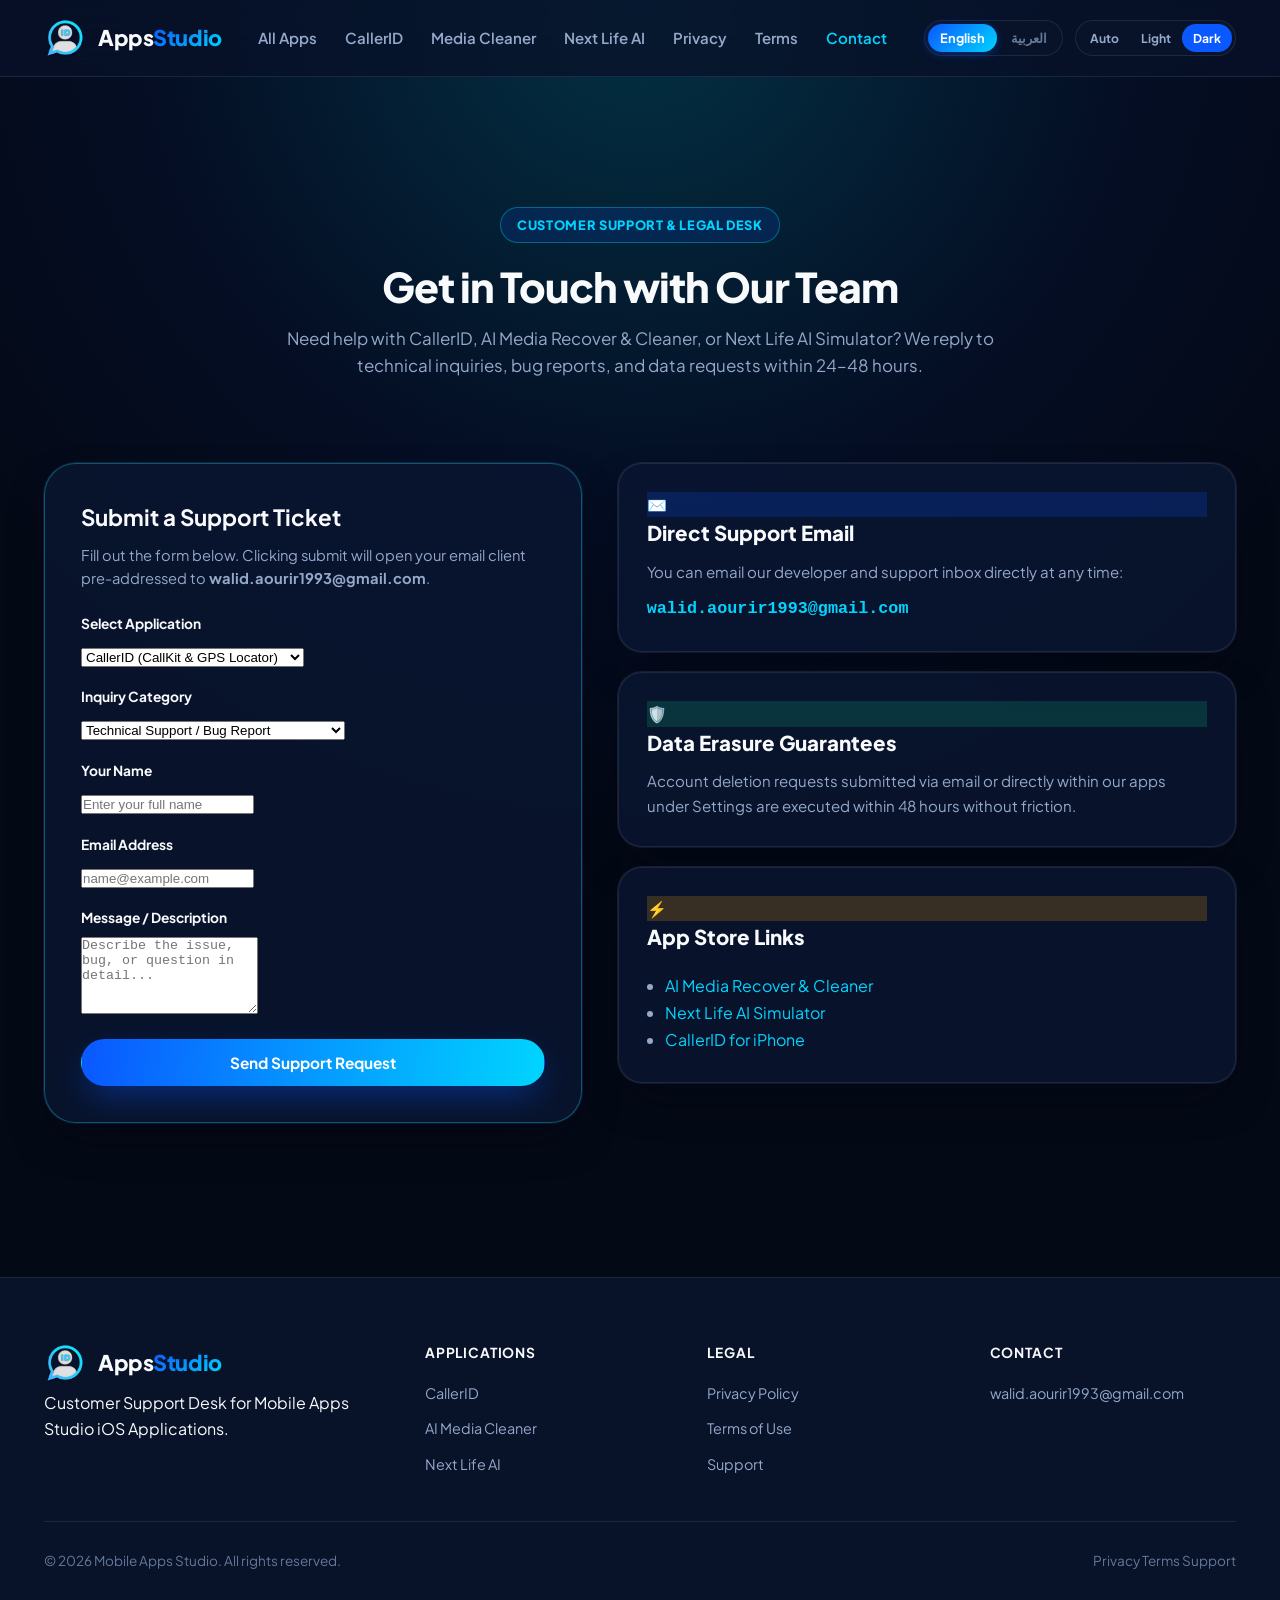
<file: contact.html>
<!DOCTYPE html>
<html lang="en" data-theme="dark" dir="ltr">
<head>
  <meta charset="UTF-8" />
  <meta name="viewport" content="width=device-width, initial-scale=1.0" />
  <title>Contact Us &amp; Technical Support — Mobile Apps Studio</title>
  <meta name="description" content="Official technical support, bug reports, and legal inquiries for CallerID, AI Media Recover and Cleaner, and Next Life AI Simulator. Direct response within 24-48 hours." />
  <meta name="robots" content="index, follow" />
  <link rel="canonical" href="https://walid-aourir.github.io/contact.html" />
  <link rel="icon" type="image/png" href="assets/images/app-icon.png" />
  <link rel="preconnect" href="https://fonts.googleapis.com" />
  <link rel="preconnect" href="https://fonts.gstatic.com" crossorigin />
  <link href="https://fonts.googleapis.com/css2?family=Cairo:wght@400;600;700;800;900&family=Inter:wght@400;500;600;700&family=Plus+Jakarta+Sans:wght@700;800&display=swap" rel="stylesheet" />
  <link rel="stylesheet" href="assets/css/styles.css" />
</head>
<body>
  <!-- Header -->
  <header class="site-header">
    <div class="container nav-inner">
      <a href="index.html" class="brand-lockup">
        <img src="assets/images/brand-logo.png" alt="Apps Studio Logo" width="40" height="40" />
        <span>
          <span data-lang="en">Apps<span class="accent">Studio</span></span>
          <span data-lang="ar">استوديو<span class="accent">التطبيقات</span></span>
        </span>
      </a>

      <ul class="nav-links">
        <li><a href="index.html"><span data-lang="en">All Apps</span><span data-lang="ar">جميع التطبيقات</span></a></li>
        <li><a href="callerid.html"><span data-lang="en">CallerID</span><span data-lang="ar">كاشف الأرقام</span></a></li>
        <li><a href="media-cleaner.html"><span data-lang="en">Media Cleaner</span><span data-lang="ar">منظف الوسائط</span></a></li>
        <li><a href="next-life.html"><span data-lang="en">Next Life AI</span><span data-lang="ar">لعبة الحياة</span></a></li>
        <li><a href="privacy.html"><span data-lang="en">Privacy</span><span data-lang="ar">الخصوصية</span></a></li>
        <li><a href="terms.html"><span data-lang="en">Terms</span><span data-lang="ar">الشروط</span></a></li>
        <li><a href="contact.html" class="active"><span data-lang="en">Contact</span><span data-lang="ar">اتصل بنا</span></a></li>
      </ul>

      <div class="nav-actions">
        <!-- Language Switcher -->
        <div class="lang-switcher" role="group" aria-label="Language Selector">
          <button type="button" class="lang-btn active" data-lang-set="en">English</button>
          <button type="button" class="lang-btn" data-lang-set="ar">العربية</button>
        </div>

        <!-- Theme Switcher -->
        <div class="theme-switcher" role="group" aria-label="Theme Selector">
          <button type="button" class="theme-btn" data-theme-set="system">Auto</button>
          <button type="button" class="theme-btn" data-theme-set="light">Light</button>
          <button type="button" class="theme-btn active" data-theme-set="dark">Dark</button>
        </div>
      </div>
    </div>
  </header>

  <main class="container" style="padding-top: 130px; padding-bottom: 70px;">
    <div class="section-header" style="text-align: center; max-width: 720px; margin: 0 auto 36px;">
      <div class="eyebrow-badge">
        <span data-lang="en">Customer Support &amp; Legal Desk</span>
        <span data-lang="ar">خدمة العملاء والدعم الفني</span>
      </div>
      <h1 class="section-title">
        <span data-lang="en">Get in Touch with Our Team</span>
        <span data-lang="ar">تواصل مع فريق الدعم الفني</span>
      </h1>
      <p class="section-desc">
        <span data-lang="en">Need help with CallerID, AI Media Recover &amp; Cleaner, or Next Life AI Simulator? We reply to technical inquiries, bug reports, and data requests within 24–48 hours.</span>
        <span data-lang="ar">هل تحتاج مساعدة في أي من تطبيقاتنا؟ يسعدنا الإجابة عن استفساراتك الفنية، تقارير الأخطاء، أو طلبات البيانات خلال 24 إلى 48 ساعة.</span>
      </p>
    </div>

    <div class="contact-grid">
      <!-- Contact Form Card -->
      <div class="contact-form-card">
        <h2 style="font-size: 1.4rem; margin-bottom: 8px;">
          <span data-lang="en">Submit a Support Ticket</span>
          <span data-lang="ar">إرسال تذكرة دعم فني</span>
        </h2>
        <p style="color: var(--text-secondary); font-size: 0.92rem; margin-bottom: 22px;">
          <span data-lang="en">Fill out the form below. Clicking submit will open your email client pre-addressed to <strong>walid.aourir1993@gmail.com</strong>.</span>
          <span data-lang="ar">املأ البيانات أدناه. سيؤدي الإرسال لفتح بريدك الإلكتروني موجهاً إلى <strong>walid.aourir1993@gmail.com</strong> مباشرة.</span>
        </p>

        <form id="legal-contact-form">
          <div class="form-group">
            <label for="contact-app">
              <span data-lang="en">Select Application</span>
              <span data-lang="ar">اختر التطبيق المعني</span>
            </label>
            <select id="contact-app" class="form-input">
              <option value="CallerID for iPhone">CallerID (CallKit &amp; GPS Locator)</option>
              <option value="AI Media Recover &amp; Cleaner">AI Media Recover and Cleaner</option>
              <option value="Next Life AI Simulator">Next Life AI Simulator (RPG)</option>
              <option value="General Studio Inquiry">General Inquiry / General Support</option>
            </select>
          </div>

          <div class="form-group">
            <label for="contact-category">
              <span data-lang="en">Inquiry Category</span>
              <span data-lang="ar">نوع الاستفسار</span>
            </label>
            <select id="contact-category" class="form-input">
              <option value="Technical Support">Technical Support / Bug Report</option>
              <option value="Subscription &amp; Billing">Subscription &amp; StoreKit Billing Help</option>
              <option value="Privacy &amp; Data Deletion">GDPR / Privacy &amp; Data Erasure Request</option>
              <option value="Feature Suggestion">Feature Suggestion &amp; Feedback</option>
            </select>
          </div>

          <div class="form-group">
            <label for="contact-name">
              <span data-lang="en">Your Name</span>
              <span data-lang="ar">الاسم</span>
            </label>
            <input type="text" id="contact-name" class="form-input" required 
                   data-lang-placeholder-en="Enter your full name" 
                   data-lang-placeholder-ar="أدخل اسمك الكريم" />
          </div>

          <div class="form-group">
            <label for="contact-email">
              <span data-lang="en">Email Address</span>
              <span data-lang="ar">البريد الإلكتروني للرد</span>
            </label>
            <input type="email" id="contact-email" class="form-input" required 
                   data-lang-placeholder-en="name@example.com" 
                   data-lang-placeholder-ar="name@example.com" />
          </div>

          <div class="form-group">
            <label for="contact-message">
              <span data-lang="en">Message / Description</span>
              <span data-lang="ar">تفاصيل الرسالة أو المشكلة</span>
            </label>
            <textarea id="contact-message" class="form-input" rows="5" required 
                      data-lang-placeholder-en="Describe the issue, bug, or question in detail..." 
                      data-lang-placeholder-ar="صف المشكلة أو الاستفسار بالتفصيل..."></textarea>
          </div>

          <button type="submit" class="btn btn-primary" style="width: 100%;">
            <span data-lang="en">Send Support Request</span>
            <span data-lang="ar">إرسال طلب الدعم</span>
          </button>

          <div id="contact-status" style="display: none; margin-top: 16px; padding: 12px; background: rgba(16, 185, 129, 0.15); border: 1px solid rgba(16, 185, 129, 0.35); border-radius: var(--radius-sm); font-size: 0.88rem; color: #10B981;"></div>
        </form>
      </div>

      <!-- Contact Info Box -->
      <div style="display: flex; flex-direction: column; gap: 20px;">
        <div class="feature-card">
          <div class="feature-icon" style="background: rgba(10, 88, 255, 0.2); color: #00D4FF;">✉️</div>
          <h3>
            <span data-lang="en">Direct Support Email</span>
            <span data-lang="ar">البريد الإلكتروني المباشر</span>
          </h3>
          <p style="margin-bottom: 12px;">
            <span data-lang="en">You can email our developer and support inbox directly at any time:</span>
            <span data-lang="ar">يمكنك مراسلة فريق المطورين والدعم الفني مباشرة في أي وقت:</span>
          </p>
          <a href="mailto:walid.aourir1993@gmail.com" style="font-family: var(--font-mono); font-size: 1.05rem; font-weight: 700; color: var(--brand-cyan);">walid.aourir1993@gmail.com</a>
        </div>

        <div class="feature-card">
          <div class="feature-icon" style="background: rgba(16, 185, 129, 0.2); color: #10B981;">🛡️</div>
          <h3>
            <span data-lang="en">Data Erasure Guarantees</span>
            <span data-lang="ar">ضمانات حذف البيانات</span>
          </h3>
          <p>
            <span data-lang="en">Account deletion requests submitted via email or directly within our apps under Settings are executed within 48 hours without friction.</span>
            <span data-lang="ar">طلبات حذف الحسابات والبيانات المرسلة عبر البريد أو من داخل التطبيقات تُنفذ خلال 48 ساعة وبشكل نهائي.</span>
          </p>
        </div>

        <div class="feature-card">
          <div class="feature-icon" style="background: rgba(245, 158, 11, 0.2); color: #F59E0B;">⚡</div>
          <h3>
            <span data-lang="en">App Store Links</span>
            <span data-lang="ar">روابط التطبيقات على متجر آبل</span>
          </h3>
          <ul style="padding-left: 18px; margin-top: 8px; color: var(--text-secondary); line-height: 1.7;">
            <li><a href="https://apps.apple.com/us/app/ai-media-recover-and-cleaner/id6794188213" target="_blank" rel="noopener" style="color: var(--brand-cyan);">AI Media Recover &amp; Cleaner</a></li>
            <li><a href="https://apps.apple.com/us/app/next-life-ai-simulator/id6813673793" target="_blank" rel="noopener" style="color: var(--brand-cyan);">Next Life AI Simulator</a></li>
            <li><a href="callerid.html" style="color: var(--brand-cyan);">CallerID for iPhone</a></li>
          </ul>
        </div>
      </div>
    </div>
  </main>

  <!-- Footer -->
  <footer class="site-footer">
    <div class="container">
      <div class="footer-grid">
        <div class="footer-brand">
          <a href="index.html" class="brand-lockup">
            <img src="assets/images/brand-logo.png" alt="Apps Studio" width="36" height="36" />
            <span>
              <span data-lang="en">Apps<span class="accent">Studio</span></span>
              <span data-lang="ar">استوديو<span class="accent">التطبيقات</span></span>
            </span>
          </a>
          <p>
            <span data-lang="en">Customer Support Desk for Mobile Apps Studio iOS Applications.</span>
            <span data-lang="ar">مركز الدعم الفني وخدمة العملاء لتطبيقات Mobile Apps Studio.</span>
          </p>
        </div>
        <div class="footer-col">
          <h4><span data-lang="en">Applications</span><span data-lang="ar">التطبيقات</span></h4>
          <ul>
            <li><a href="callerid.html">CallerID</a></li>
            <li><a href="media-cleaner.html">AI Media Cleaner</a></li>
            <li><a href="next-life.html">Next Life AI</a></li>
          </ul>
        </div>
        <div class="footer-col">
          <h4><span data-lang="en">Legal</span><span data-lang="ar">السياسات</span></h4>
          <ul>
            <li><a href="privacy.html">Privacy Policy</a></li>
            <li><a href="terms.html">Terms of Use</a></li>
            <li><a href="contact.html">Support</a></li>
          </ul>
        </div>
        <div class="footer-col">
          <h4><span data-lang="en">Contact</span><span data-lang="ar">التواصل</span></h4>
          <ul>
            <li><a href="mailto:walid.aourir1993@gmail.com">walid.aourir1993@gmail.com</a></li>
          </ul>
        </div>
      </div>
      <div class="footer-bottom">
        <span>&copy; 2026 Mobile Apps Studio. All rights reserved.</span>
        <div class="footer-legal-links">
          <a href="privacy.html">Privacy</a>
          <a href="terms.html">Terms</a>
          <a href="contact.html">Support</a>
        </div>
      </div>
    </div>
  </footer>

  <script src="assets/js/main.js"></script>
</body>
</html>
</file>
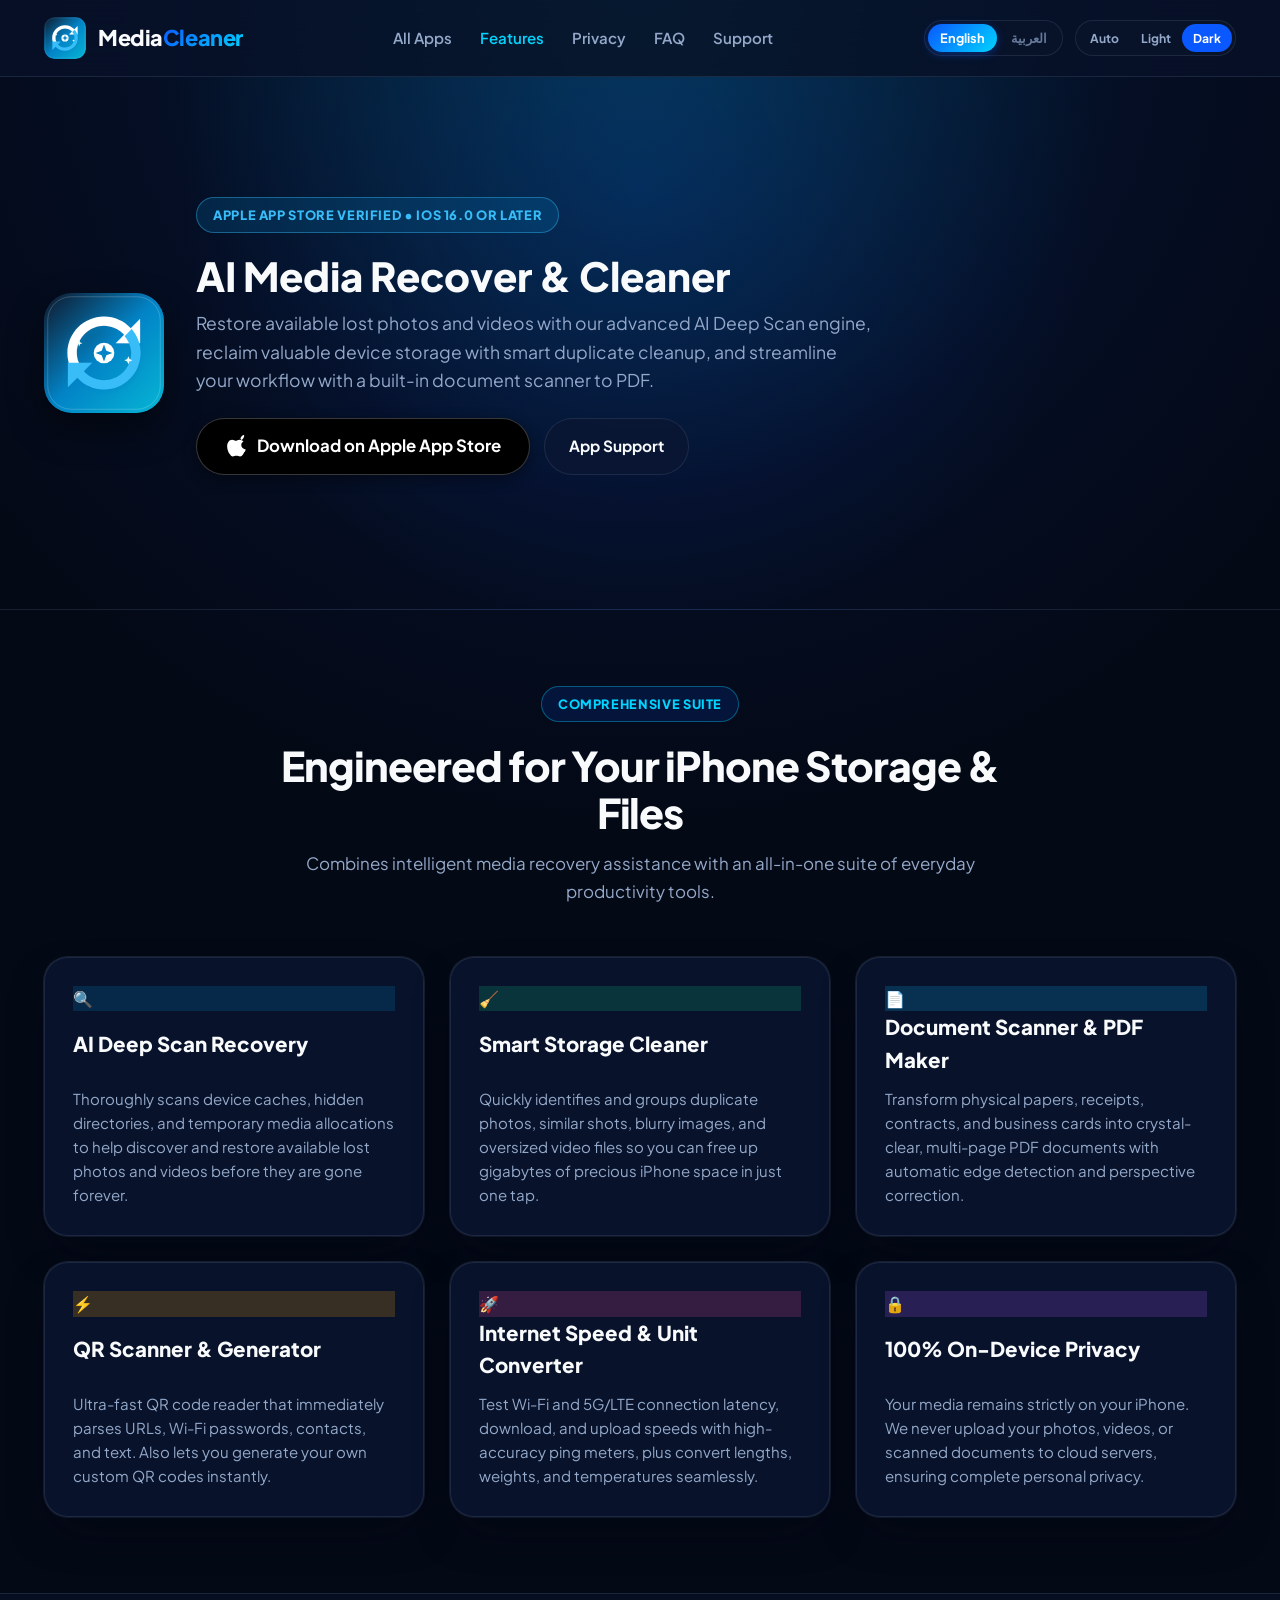
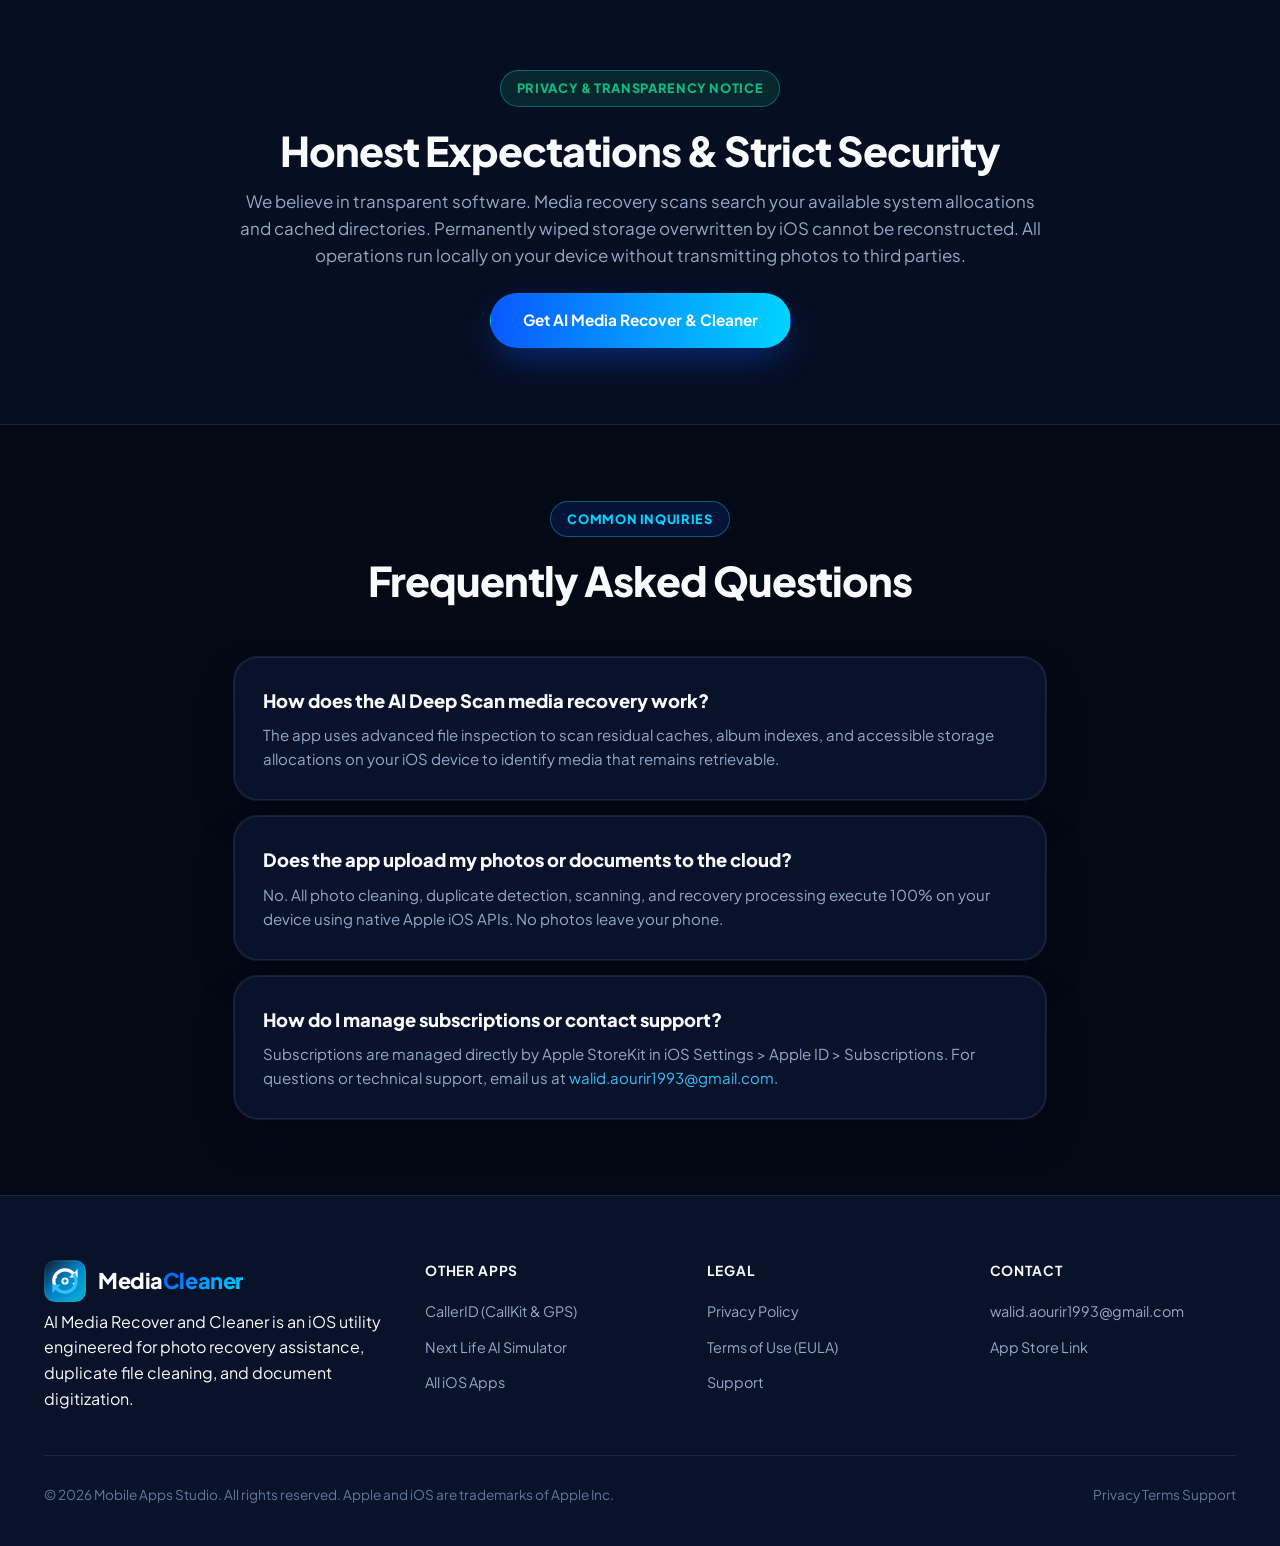
<file: media-cleaner.html>
<!DOCTYPE html>
<html lang="en" data-theme="dark" dir="ltr">
<head>
  <meta charset="UTF-8" />
  <meta name="viewport" content="width=device-width, initial-scale=1.0" />
  <title>AI Media Recover &amp; Cleaner for iOS — Deep Scan Photo Recovery &amp; Smart Storage Optimizer</title>
  <meta name="description" content="AI Media Recover and Cleaner helps recover available lost photos and videos using AI Deep Scan, frees up gigabytes of iPhone storage by cleaning duplicates, and includes a built-in document scanner and PDF maker." />
  <meta name="keywords" content="ai media recover, photo recovery iphone, video recovery app, smart storage cleaner, duplicate photo remover, document scanner pdf, qr scanner ios, internet speed test, ios utilities" />
  <meta name="author" content="Mobile Apps Studio" />
  <meta name="robots" content="index, follow, max-image-preview:large" />
  <link rel="canonical" href="https://walid-aourir.github.io/media-cleaner.html" />

  <!-- Open Graph -->
  <meta property="og:type" content="website" />
  <meta property="og:site_name" content="AI Media Recover &amp; Cleaner" />
  <meta property="og:title" content="AI Media Recover &amp; Cleaner — Photo Recovery &amp; Storage Optimizer for iPhone" />
  <meta property="og:description" content="Recover lost photos, clean duplicate files, scan documents to PDF, and optimize your iPhone storage with on-device AI algorithms." />
  <meta property="og:url" content="https://walid-aourir.github.io/media-cleaner.html" />
  <meta property="og:image" content="https://walid-aourir.github.io/assets/images/icon-media-cleaner.svg" />

  <link rel="icon" type="image/svg+xml" href="assets/images/icon-media-cleaner.svg" />
  <link rel="apple-touch-icon" href="assets/images/icon-media-cleaner.svg" />
  <link rel="preconnect" href="https://fonts.googleapis.com" />
  <link rel="preconnect" href="https://fonts.gstatic.com" crossorigin />
  <link href="https://fonts.googleapis.com/css2?family=Cairo:wght@400;600;700;800;900&family=Inter:wght@400;500;600;700&family=Plus+Jakarta+Sans:wght@700;800&display=swap" rel="stylesheet" />
  <link rel="stylesheet" href="assets/css/styles.css" />

  <script type="application/ld+json">
  {
    "@context": "https://schema.org",
    "@type": "SoftwareApplication",
    "name": "AI Media Recover and Cleaner",
    "operatingSystem": "iOS 16.0 or later",
    "applicationCategory": "UtilitiesApplication",
    "url": "https://apps.apple.com/us/app/ai-media-recover-and-cleaner/id6794188213",
    "image": "https://walid-aourir.github.io/assets/images/icon-media-cleaner.svg",
    "author": {
      "@type": "Organization",
      "name": "Mobile Apps Studio",
      "email": "walid.aourir1993@gmail.com"
    },
    "description": "AI-powered iOS utility combining media recovery assistance, duplicate cleaner, storage optimization, document scanner to PDF, QR scanner, and network utilities."
  }
  </script>
</head>
<body>
  <!-- Header -->
  <header class="site-header">
    <div class="container nav-inner">
      <a href="index.html" class="brand-lockup">
        <img src="assets/images/icon-media-cleaner.svg" alt="Media Cleaner Logo" width="40" height="40" />
        <span>Media<span class="accent" style="color: #38BDF8;">Cleaner</span></span>
      </a>

      <ul class="nav-links">
        <li><a href="index.html"><span data-lang="en">All Apps</span><span data-lang="ar">جميع التطبيقات</span></a></li>
        <li><a href="#features" class="active"><span data-lang="en">Features</span><span data-lang="ar">الميزات</span></a></li>
        <li><a href="#privacy-guarantee"><span data-lang="en">Privacy</span><span data-lang="ar">الخصوصية</span></a></li>
        <li><a href="#faq"><span data-lang="en">FAQ</span><span data-lang="ar">الأسئلة الشائعة</span></a></li>
        <li><a href="contact.html"><span data-lang="en">Support</span><span data-lang="ar">الدعم الفني</span></a></li>
      </ul>

      <div class="nav-actions">
        <!-- Language Switcher -->
        <div class="lang-switcher" role="group" aria-label="Language Selector">
          <button type="button" class="lang-btn active" data-lang-set="en">English</button>
          <button type="button" class="lang-btn" data-lang-set="ar">العربية</button>
        </div>

        <!-- Theme Switcher -->
        <div class="theme-switcher" role="group" aria-label="Theme Selector">
          <button type="button" class="theme-btn" data-theme-set="system">Auto</button>
          <button type="button" class="theme-btn" data-theme-set="light">Light</button>
          <button type="button" class="theme-btn active" data-theme-set="dark">Dark</button>
        </div>
      </div>
    </div>
  </header>

  <main>
    <!-- App Detail Hero -->
    <section class="app-detail-hero">
      <div class="container">
        <div class="app-detail-header">
          <div class="app-detail-icon" style="background: linear-gradient(135deg, #0F172A 0%, #0284C7 100%);">
            <img src="assets/images/icon-media-cleaner.svg" alt="AI Media Recover and Cleaner Logo" />
          </div>
          <div class="app-detail-info">
            <div class="eyebrow-badge" style="background: rgba(2, 132, 199, 0.2); border-color: rgba(56, 189, 248, 0.4); color: #38BDF8;">
              <span data-lang="en">Apple App Store Verified • iOS 16.0 or later</span>
              <span data-lang="ar">معتمد على متجر آبل • يعمل على iOS 16.0 فأحدث</span>
            </div>
            <h1>
              <span data-lang="en">AI Media Recover &amp; Cleaner</span>
              <span data-lang="ar">AI استعادة الوسائط وتنظيف الذاكرة</span>
            </h1>
            <p style="color: var(--text-secondary); max-width: 680px; font-size: 1.1rem; line-height: 1.6; margin-bottom: 24px;">
              <span data-lang="en">Restore available lost photos and videos with our advanced AI Deep Scan engine, reclaim valuable device storage with smart duplicate cleanup, and streamline your workflow with a built-in document scanner to PDF.</span>
              <span data-lang="ar">محرك ذكي متطور لمساعدتك على فحص واستعادة الصور ومقاطع الفيديو المتاحة، تنظيف الذاكرة وإزالة الصور المكررة والكبيرة، مع ماسح مستندات مدمج لإنشاء ملفات PDF بدقة عالية.</span>
            </p>

            <div class="hero-cta-row" style="margin-top: 10px;">
              <a href="https://apps.apple.com/us/app/ai-media-recover-and-cleaner/id6794188213" target="_blank" rel="noopener" class="btn-appstore" style="font-size: 1.05rem; padding: 14px 28px;">
                <svg viewBox="0 0 170 170"><path d="M150.37 130.25c-2.45 5.66-5.35 10.87-8.71 15.66-4.58 6.53-8.33 11.05-11.22 13.56-4.48 4.12-9.28 6.23-14.42 6.35-3.69 0-8.14-1.05-13.32-3.18-5.19-2.12-9.97-3.17-14.34-3.17-4.58 0-9.49 1.05-14.75 3.17-5.26 2.13-9.5 3.24-12.74 3.35-4.35.13-9.16-1.9-14.42-6.08-3.7-3.04-7.66-7.77-11.89-14.2-5.46-8.29-9.82-17.7-13.08-28.24-3.26-10.53-4.9-20.73-4.9-30.58 0-14.18 3.59-25.96 10.77-35.34 7.18-9.39 16.27-14.17 27.27-14.36 4.89 0 10.35 1.34 16.38 4.02 6.03 2.68 10.15 4.07 12.36 4.17 1.8.1 6.05-1.37 12.76-4.4 6.71-3.04 12.27-4.43 16.69-4.17 12.63.76 22.42 5.09 29.38 12.98-11.2 6.77-16.69 16.03-16.48 27.78.22 9.17 3.73 16.92 10.54 23.25 6.81 6.33 14.86 9.94 24.16 10.82-2.18 6.55-4.7 13.06-7.56 19.53zM119.22 33.15c0-7.39 2.66-14.41 7.97-21.05 5.31-6.65 11.96-10.96 19.95-12.95.87 3.92 1.09 7.42.66 10.51-.76 5.56-3.21 11.13-7.36 16.71-4.14 5.58-9.28 9.38-15.42 11.39-1.33-1.52-2.5-3.08-3.52-4.68-.87-1.42-1.63-3.09-2.28-4.93z"/></svg>
                <span data-lang="en">Download on Apple App Store</span>
                <span data-lang="ar">تحميل من متجر تطبيقات آبل</span>
              </a>
              <a href="contact.html" class="btn btn-secondary">
                <span data-lang="en">App Support</span>
                <span data-lang="ar">الدعم الفني للتطبيق</span>
              </a>
            </div>
          </div>
        </div>
      </div>
    </section>

    <!-- Key Feature Highlights -->
    <section id="features" class="section">
      <div class="container">
        <div class="section-header">
          <div class="eyebrow-badge">
            <span data-lang="en">Comprehensive Suite</span>
            <span data-lang="ar">مجموعة أدوات شاملة</span>
          </div>
          <h2 class="section-title">
            <span data-lang="en">Engineered for Your iPhone Storage &amp; Files</span>
            <span data-lang="ar">أدوات متكاملة لإدارة وسائط وتخزين آيفون</span>
          </h2>
          <p class="section-desc">
            <span data-lang="en">Combines intelligent media recovery assistance with an all-in-one suite of everyday productivity tools.</span>
            <span data-lang="ar">يجمع بين تقنيات الفحص الذكي للوسائط وأدوات الإنتاجية اليومية التي يحتاجها كل مستخدم.</span>
          </p>
        </div>

        <div class="features-grid">
          <!-- 1. Deep Scan Recovery -->
          <div class="feature-card">
            <div class="feature-icon" style="background: rgba(2, 132, 199, 0.2); color: #38BDF8;">🔍</div>
            <h3>
              <span data-lang="en">AI Deep Scan Recovery</span>
              <span data-lang="ar">المسح العميق واستعادة الوسائط</span>
            </h3>
            <p>
              <span data-lang="en">Thoroughly scans device caches, hidden directories, and temporary media allocations to help discover and restore available lost photos and videos before they are gone forever.</span>
              <span data-lang="ar">يقوم بمسح الذاكرة المؤقتة والألبومات الخفية للمساعدة في العثور على الصور ومقاطع الفيديو المتاحة واستعادتها بسهولة.</span>
            </p>
          </div>

          <!-- 2. Smart Storage Cleaner -->
          <div class="feature-card">
            <div class="feature-icon" style="background: rgba(16, 185, 129, 0.2); color: #10B981;">🧹</div>
            <h3>
              <span data-lang="en">Smart Storage Cleaner</span>
              <span data-lang="ar">منظف التخزين الذكي</span>
            </h3>
            <p>
              <span data-lang="en">Quickly identifies and groups duplicate photos, similar shots, blurry images, and oversized video files so you can free up gigabytes of precious iPhone space in just one tap.</span>
              <span data-lang="ar">يكتشف الصور المكررة، اللقطات المتشابهة وغير الواضحة، ومقاطع الفيديو الضخمة، مما يمكنك من توفير عدة غيغابايت بضغطة واحدة.</span>
            </p>
          </div>

          <!-- 3. Document Scanner & PDF -->
          <div class="feature-card">
            <div class="feature-icon" style="background: rgba(14, 165, 233, 0.2); color: #0EA5E9;">📄</div>
            <h3>
              <span data-lang="en">Document Scanner &amp; PDF Maker</span>
              <span data-lang="ar">ماسح المستندات وصانع PDF</span>
            </h3>
            <p>
              <span data-lang="en">Transform physical papers, receipts, contracts, and business cards into crystal-clear, multi-page PDF documents with automatic edge detection and perspective correction.</span>
              <span data-lang="ar">حوّل الأوراق والإيصالات والعقود وبطاقات العمل إلى ملفات PDF احترافية مع ميزة التحديد التلقائي للحواف وتعديل الزوايا.</span>
            </p>
          </div>

          <!-- 4. QR Scanner & Generator -->
          <div class="feature-card">
            <div class="feature-icon" style="background: rgba(245, 158, 11, 0.2); color: #F59E0B;">⚡</div>
            <h3>
              <span data-lang="en">QR Scanner &amp; Generator</span>
              <span data-lang="ar">قارئ ومولد رموز QR</span>
            </h3>
            <p>
              <span data-lang="en">Ultra-fast QR code reader that immediately parses URLs, Wi-Fi passwords, contacts, and text. Also lets you generate your own custom QR codes instantly.</span>
              <span data-lang="ar">قارئ سريع جداً لرموز QR يتعرف على الروابط وشبكات الواي فاي وجهات الاتصال، مع إمكانية توليد رموز QR مخصصة لك في ثوانٍ.</span>
            </p>
          </div>

          <!-- 5. Speed Test & Utilities -->
          <div class="feature-card">
            <div class="feature-icon" style="background: rgba(236, 72, 153, 0.2); color: #EC4899;">🚀</div>
            <h3>
              <span data-lang="en">Internet Speed &amp; Unit Converter</span>
              <span data-lang="ar">فاحص سرعة الإنترنت ومحول الوحدات</span>
            </h3>
            <p>
              <span data-lang="en">Test Wi-Fi and 5G/LTE connection latency, download, and upload speeds with high-accuracy ping meters, plus convert lengths, weights, and temperatures seamlessly.</span>
              <span data-lang="ar">قس سرعة اتصال الواي فاي وشبكات 5G والـ Ping بدقة متناهية، بالإضافة إلى أداة سريعة للتحويل بين الأوزان والمقاييس والحرارة.</span>
            </p>
          </div>

          <!-- 6. 100% On-Device Privacy -->
          <div class="feature-card">
            <div class="feature-icon" style="background: rgba(168, 85, 247, 0.2); color: #A855F7;">🔒</div>
            <h3>
              <span data-lang="en">100% On-Device Privacy</span>
              <span data-lang="ar">خصوصية تامة 100% على جهازك</span>
            </h3>
            <p>
              <span data-lang="en">Your media remains strictly on your iPhone. We never upload your photos, videos, or scanned documents to cloud servers, ensuring complete personal privacy.</span>
              <span data-lang="ar">تظل صورك ومستنداتك ومقاطعك محفوظة داخل جهازك فقط، ولا يتم إرسال أي صورة إلى خوادم خارجية إطلاقاً.</span>
            </p>
          </div>
        </div>
      </div>
    </section>

    <!-- Privacy & Disclaimer Section -->
    <section id="privacy-guarantee" class="section" style="background: rgba(8, 18, 41, 0.6); border-top: 1px solid var(--border-subtle); border-bottom: 1px solid var(--border-subtle);">
      <div class="container" style="max-width: 860px; text-align: center;">
        <div class="eyebrow-badge" style="background: rgba(16, 185, 129, 0.15); color: #10B981;">
          <span data-lang="en">Privacy &amp; Transparency Notice</span>
          <span data-lang="ar">إشعار الخصوصية والشفافية</span>
        </div>
        <h2 class="section-title">
          <span data-lang="en">Honest Expectations &amp; Strict Security</span>
          <span data-lang="ar">شفافية مطلقة وأمان موثوق</span>
        </h2>
        <p class="section-desc" style="margin-bottom: 24px;">
          <span data-lang="en">We believe in transparent software. Media recovery scans search your available system allocations and cached directories. Permanently wiped storage overwritten by iOS cannot be reconstructed. All operations run locally on your device without transmitting photos to third parties.</span>
          <span data-lang="ar">نحن نؤمن بالوضوح التام مع المستخدم. يقوم فحص الوسائط بالبحث في الملفات والذاكرة المؤقتة المتاحة في النظام، ولا يمكن استرجاع الملفات المحذوفة نهائياً التي تمت الكتابة فوقها. جميع العمليات تتم محلياً دون رفع أي بيانات.</span>
        </p>
        <a href="https://apps.apple.com/us/app/ai-media-recover-and-cleaner/id6794188213" target="_blank" rel="noopener" class="btn btn-primary" style="padding: 14px 32px;">
          <span data-lang="en">Get AI Media Recover &amp; Cleaner</span>
          <span data-lang="ar">احصل على التطبيق من متجر آبل</span>
        </a>
      </div>
    </section>

    <!-- FAQ Section -->
    <section id="faq" class="section">
      <div class="container" style="max-width: 860px;">
        <div class="section-header">
          <div class="eyebrow-badge">
            <span data-lang="en">Common Inquiries</span>
            <span data-lang="ar">الأسئلة المتكررة</span>
          </div>
          <h2 class="section-title">
            <span data-lang="en">Frequently Asked Questions</span>
            <span data-lang="ar">الأسئلة الشائعة حول التطبيق</span>
          </h2>
        </div>

        <div style="display: flex; flex-direction: column; gap: 16px;">
          <div class="feature-card">
            <h3 style="font-size: 1.15rem; margin-bottom: 8px;">
              <span data-lang="en">How does the AI Deep Scan media recovery work?</span>
              <span data-lang="ar">كيف يعمل المسح الذكي لاستعادة الوسائط؟</span>
            </h3>
            <p style="color: var(--text-secondary);">
              <span data-lang="en">The app uses advanced file inspection to scan residual caches, album indexes, and accessible storage allocations on your iOS device to identify media that remains retrievable.</span>
              <span data-lang="ar">يستخدم التطبيق خوارزميات متقدمة لفحص الذاكرة المؤقتة ومؤشرات ألبومات النظام المتبقية للتعرف على الوسائط التي ما زالت قابلة للاسترجاع وإعادتها.</span>
            </p>
          </div>

          <div class="feature-card">
            <h3 style="font-size: 1.15rem; margin-bottom: 8px;">
              <span data-lang="en">Does the app upload my photos or documents to the cloud?</span>
              <span data-lang="ar">هل يتم رفع صوري أو مستنداتي إلى السحابة؟</span>
            </h3>
            <p style="color: var(--text-secondary);">
              <span data-lang="en">No. All photo cleaning, duplicate detection, scanning, and recovery processing execute 100% on your device using native Apple iOS APIs. No photos leave your phone.</span>
              <span data-lang="ar">لا نهائياً. جميع عمليات التنظيف، واكتشاف المكررات، وفحص المستندات، تتم بنسبة 100% داخل معالج هاتفك دون إرسال أي صورة إلى أي خادم خارجي.</span>
            </p>
          </div>

          <div class="feature-card">
            <h3 style="font-size: 1.15rem; margin-bottom: 8px;">
              <span data-lang="en">How do I manage subscriptions or contact support?</span>
              <span data-lang="ar">كيف أدير الاشتراكات أو أتواصل مع الدعم؟</span>
            </h3>
            <p style="color: var(--text-secondary);">
              <span data-lang="en">Subscriptions are managed directly by Apple StoreKit in iOS Settings &gt; Apple ID &gt; Subscriptions. For questions or technical support, email us at <a href="mailto:walid.aourir1993@gmail.com" style="color: #38BDF8;">walid.aourir1993@gmail.com</a>.</span>
              <span data-lang="ar">تُدار الاشتراكات وتُلغى بأمان مباشرة عبر آبل من إعدادات الآيفون &gt; Apple ID &gt; الاشتراكات. لأي استفسار يسعدنا تواصلك على <a href="mailto:walid.aourir1993@gmail.com" style="color: #38BDF8;">walid.aourir1993@gmail.com</a>.</span>
            </p>
          </div>
        </div>
      </div>
    </section>
  </main>

  <!-- Footer -->
  <footer class="site-footer">
    <div class="container">
      <div class="footer-grid">
        <div class="footer-brand">
          <a href="index.html" class="brand-lockup">
            <img src="assets/images/icon-media-cleaner.svg" alt="Media Cleaner" width="36" height="36" />
            <span>Media<span class="accent" style="color: #38BDF8;">Cleaner</span></span>
          </a>
          <p>
            <span data-lang="en">AI Media Recover and Cleaner is an iOS utility engineered for photo recovery assistance, duplicate file cleaning, and document digitization.</span>
            <span data-lang="ar">تطبيق منظف الوسائط واستعادتها بالذكاء الاصطناعي هو أداة متكاملة للآيفون لتنظيم التخزين ومسح المستندات.</span>
          </p>
        </div>

        <div class="footer-col">
          <h4><span data-lang="en">Other Apps</span><span data-lang="ar">تطبيقات أخرى</span></h4>
          <ul>
            <li><a href="callerid.html">CallerID (CallKit &amp; GPS)</a></li>
            <li><a href="next-life.html">Next Life AI Simulator</a></li>
            <li><a href="index.html">All iOS Apps</a></li>
          </ul>
        </div>

        <div class="footer-col">
          <h4><span data-lang="en">Legal</span><span data-lang="ar">السياسات</span></h4>
          <ul>
            <li><a href="privacy.html">Privacy Policy</a></li>
            <li><a href="terms.html">Terms of Use (EULA)</a></li>
            <li><a href="contact.html">Support</a></li>
          </ul>
        </div>

        <div class="footer-col">
          <h4><span data-lang="en">Contact</span><span data-lang="ar">التواصل</span></h4>
          <ul>
            <li><a href="mailto:walid.aourir1993@gmail.com">walid.aourir1993@gmail.com</a></li>
            <li><a href="https://apps.apple.com/us/app/ai-media-recover-and-cleaner/id6794188213" target="_blank" rel="noopener">App Store Link</a></li>
          </ul>
        </div>
      </div>

      <div class="footer-bottom">
        <span>&copy; 2026 Mobile Apps Studio. All rights reserved. Apple and iOS are trademarks of Apple Inc.</span>
        <div class="footer-legal-links">
          <a href="privacy.html">Privacy</a>
          <a href="terms.html">Terms</a>
          <a href="contact.html">Support</a>
        </div>
      </div>
    </div>
  </footer>

  <script src="assets/js/main.js"></script>
</body>
</html>
</file>
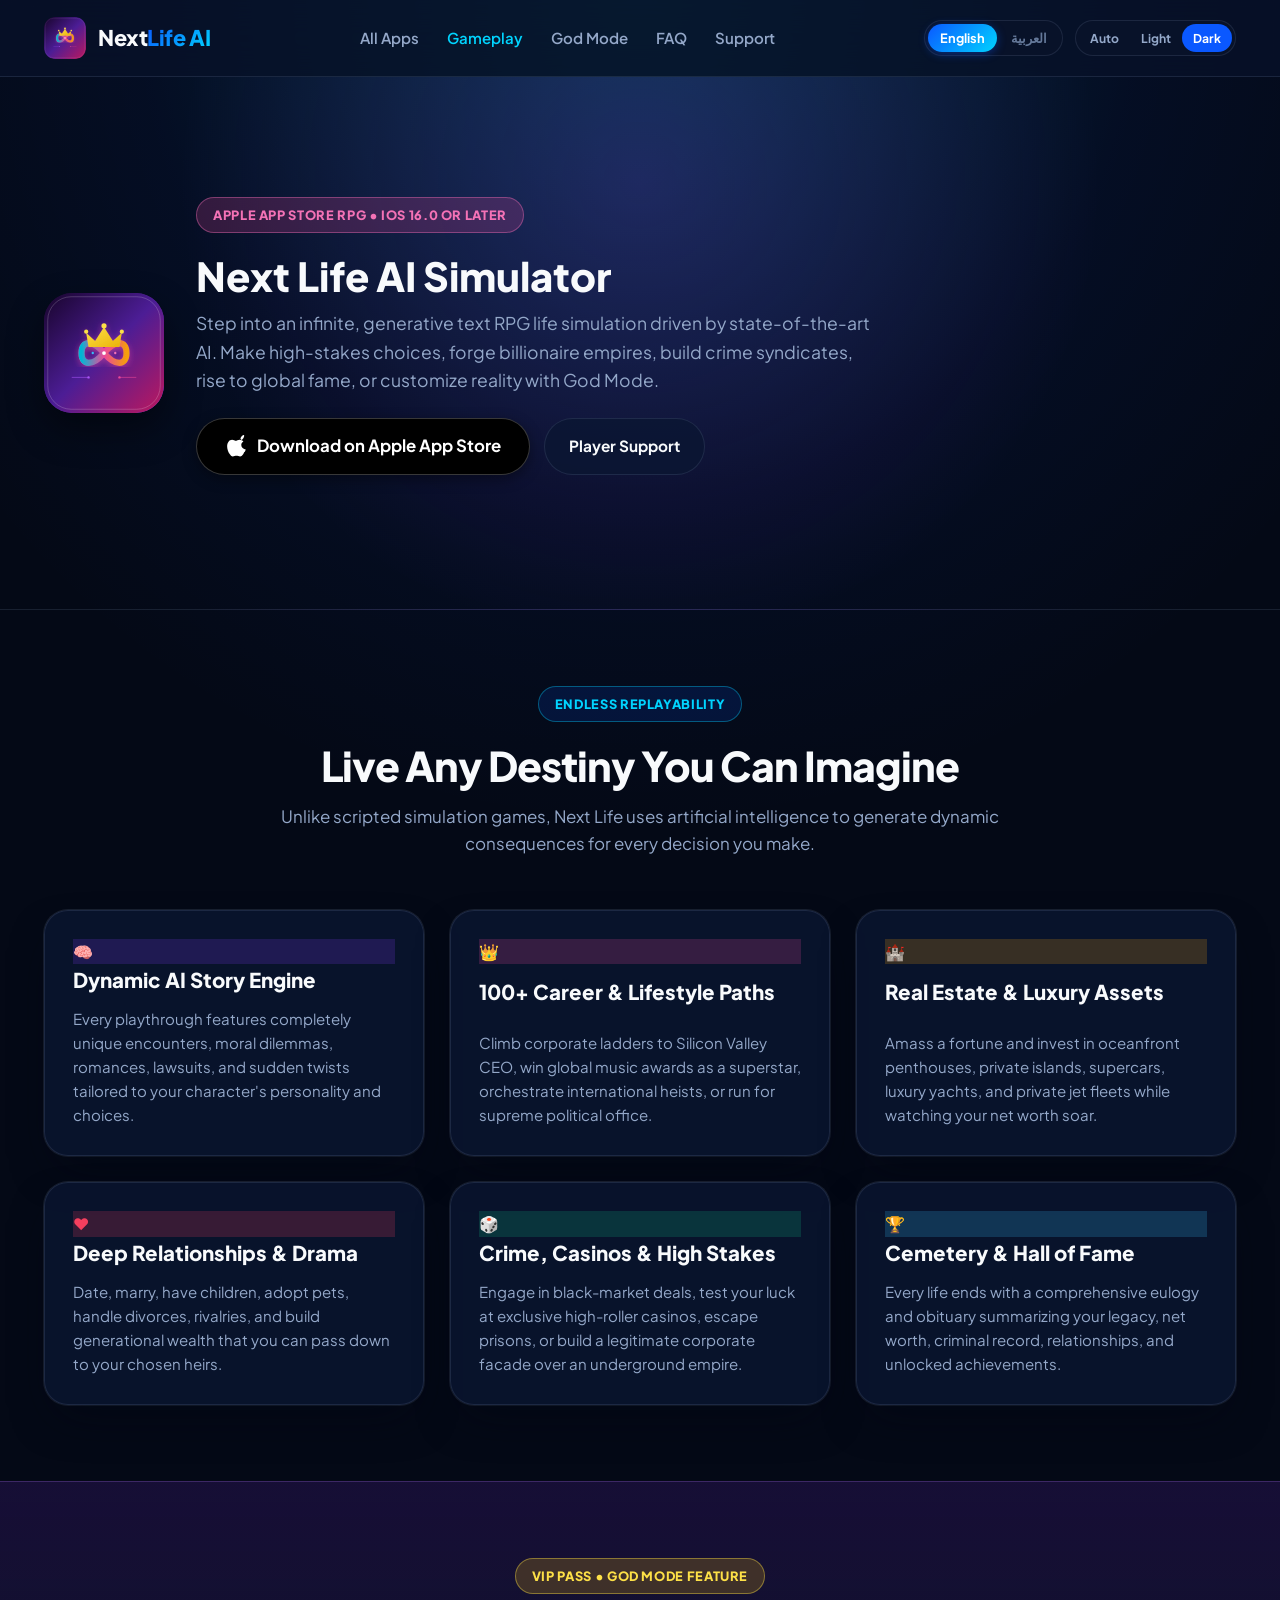
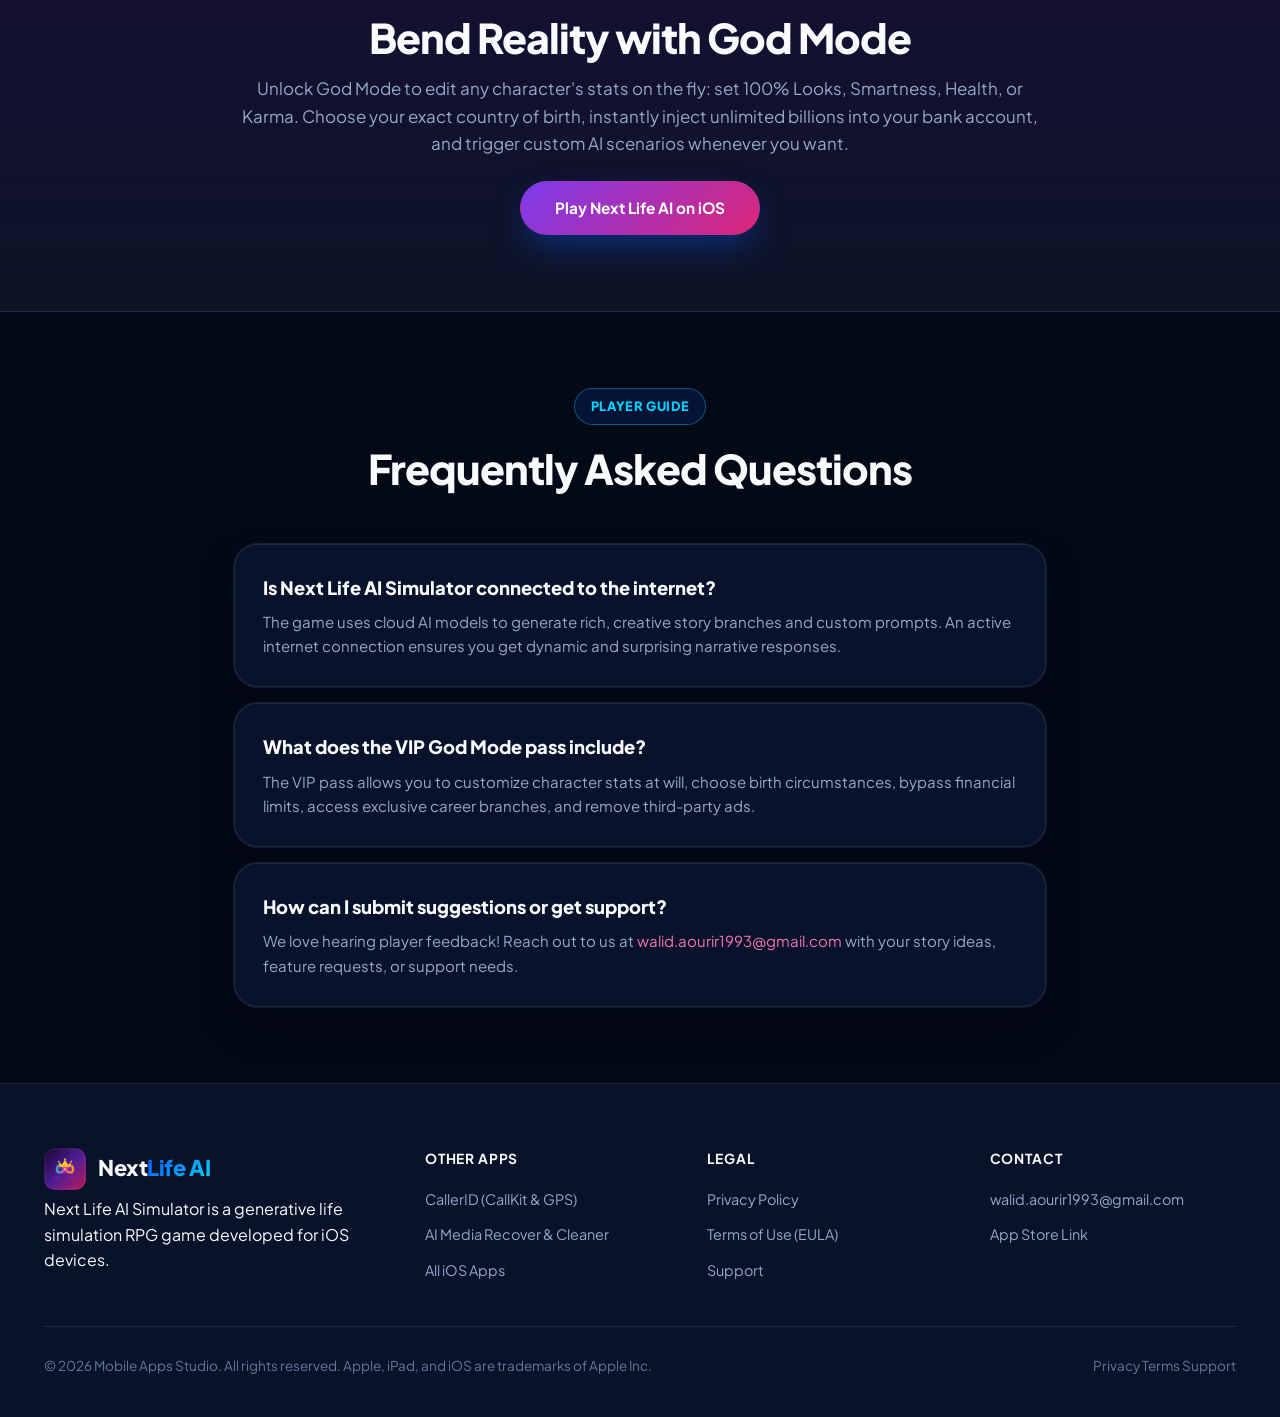
<file: next-life.html>
<!DOCTYPE html>
<html lang="en" data-theme="dark" dir="ltr">
<head>
  <meta charset="UTF-8" />
  <meta name="viewport" content="width=device-width, initial-scale=1.0" />
  <title>Next Life AI Simulator — Generative AI Life RPG Game for iPhone &amp; iPad</title>
  <meta name="description" content="Next Life AI Simulator is a text-based life simulation RPG powered by artificial intelligence. Live any life: billionaire tycoon, music superstar, underground mafia boss, or political leader with unlimited choices." />
  <meta name="keywords" content="next life ai simulator, ai life simulator, text rpg ios, life simulation game, bitlife alternative, god mode life sim, ai storytelling game, billionaire simulator iphone, rpg life simulator" />
  <meta name="author" content="Mobile Apps Studio" />
  <meta name="robots" content="index, follow, max-image-preview:large" />
  <link rel="canonical" href="https://walid-aourir.github.io/next-life.html" />

  <!-- Open Graph -->
  <meta property="og:type" content="website" />
  <meta property="og:site_name" content="Next Life AI Simulator" />
  <meta property="og:title" content="Next Life AI Simulator — Infinite AI-Driven Life Simulation RPG" />
  <meta property="og:description" content="Experience an unpredictable AI-powered life simulator RPG. Build empires, customize stats in God Mode, live dynamic unscripted destinies on iOS." />
  <meta property="og:url" content="https://walid-aourir.github.io/next-life.html" />
  <meta property="og:image" content="https://walid-aourir.github.io/assets/images/icon-next-life.svg" />

  <link rel="icon" type="image/svg+xml" href="assets/images/icon-next-life.svg" />
  <link rel="apple-touch-icon" href="assets/images/icon-next-life.svg" />
  <link rel="preconnect" href="https://fonts.googleapis.com" />
  <link rel="preconnect" href="https://fonts.gstatic.com" crossorigin />
  <link href="https://fonts.googleapis.com/css2?family=Cairo:wght@400;600;700;800;900&family=Inter:wght@400;500;600;700&family=Plus+Jakarta+Sans:wght@700;800&display=swap" rel="stylesheet" />
  <link rel="stylesheet" href="assets/css/styles.css" />

  <script type="application/ld+json">
  {
    "@context": "https://schema.org",
    "@type": "SoftwareApplication",
    "name": "Next Life AI Simulator",
    "operatingSystem": "iOS 16.0 or later",
    "applicationCategory": "GameApplication",
    "url": "https://apps.apple.com/us/app/next-life-ai-simulator/id6813673793",
    "image": "https://walid-aourir.github.io/assets/images/icon-next-life.svg",
    "author": {
      "@type": "Organization",
      "name": "Mobile Apps Studio",
      "email": "walid.aourir1993@gmail.com"
    },
    "description": "Text-based AI-powered life simulation role-playing game featuring infinite unscripted scenarios, multiple career paths, financial tycoon systems, and God Mode stat customization."
  }
  </script>
</head>
<body>
  <!-- Header -->
  <header class="site-header">
    <div class="container nav-inner">
      <a href="index.html" class="brand-lockup">
        <img src="assets/images/icon-next-life.svg" alt="Next Life AI Logo" width="40" height="40" />
        <span>Next<span class="accent" style="color: #EC4899;">Life AI</span></span>
      </a>

      <ul class="nav-links">
        <li><a href="index.html"><span data-lang="en">All Apps</span><span data-lang="ar">جميع التطبيقات</span></a></li>
        <li><a href="#gameplay" class="active"><span data-lang="en">Gameplay</span><span data-lang="ar">أسلوب اللعب</span></a></li>
        <li><a href="#god-mode"><span data-lang="en">God Mode</span><span data-lang="ar">طور الإلهام (God Mode)</span></a></li>
        <li><a href="#faq"><span data-lang="en">FAQ</span><span data-lang="ar">الأسئلة الشائعة</span></a></li>
        <li><a href="contact.html"><span data-lang="en">Support</span><span data-lang="ar">الدعم</span></a></li>
      </ul>

      <div class="nav-actions">
        <!-- Language Switcher -->
        <div class="lang-switcher" role="group" aria-label="Language Selector">
          <button type="button" class="lang-btn active" data-lang-set="en">English</button>
          <button type="button" class="lang-btn" data-lang-set="ar">العربية</button>
        </div>

        <!-- Theme Switcher -->
        <div class="theme-switcher" role="group" aria-label="Theme Selector">
          <button type="button" class="theme-btn" data-theme-set="system">Auto</button>
          <button type="button" class="theme-btn" data-theme-set="light">Light</button>
          <button type="button" class="theme-btn active" data-theme-set="dark">Dark</button>
        </div>
      </div>
    </div>
  </header>

  <main>
    <!-- App Detail Hero -->
    <section class="app-detail-hero" style="background: radial-gradient(circle at 50% 20%, rgba(124, 58, 237, 0.22) 0%, transparent 60%);">
      <div class="container">
        <div class="app-detail-header">
          <div class="app-detail-icon" style="background: linear-gradient(135deg, #18042B 0%, #7C3AED 100%);">
            <img src="assets/images/icon-next-life.svg" alt="Next Life AI Simulator Icon" />
          </div>
          <div class="app-detail-info">
            <div class="eyebrow-badge" style="background: rgba(236, 72, 153, 0.2); border-color: rgba(244, 114, 182, 0.4); color: #F472B6;">
              <span data-lang="en">Apple App Store RPG • iOS 16.0 or later</span>
              <span data-lang="ar">لعبة RPG معتمدة على App Store • تدعم iOS 16.0 فأحدث</span>
            </div>
            <h1>
              <span data-lang="en">Next Life AI Simulator</span>
              <span data-lang="ar">Next Life AI: لعبة محاكاة الحياة الذكية</span>
            </h1>
            <p style="color: var(--text-secondary); max-width: 680px; font-size: 1.1rem; line-height: 1.6; margin-bottom: 24px;">
              <span data-lang="en">Step into an infinite, generative text RPG life simulation driven by state-of-the-art AI. Make high-stakes choices, forge billionaire empires, build crime syndicates, rise to global fame, or customize reality with God Mode.</span>
              <span data-lang="ar">انطلق في تجربة محاكاة حياة فريدة لا نهائية يقودها الذكاء الاصطناعي التوليدي. اتخذ قرارات مصيرية، ابنِ إمبراطوريات تجارية، كن نجماً عالمياً أو زعيم عصابة، وتحكم في مجريات الأحداث عبر طور God Mode.</span>
            </p>

            <div class="hero-cta-row" style="margin-top: 10px;">
              <a href="https://apps.apple.com/us/app/next-life-ai-simulator/id6813673793" target="_blank" rel="noopener" class="btn-appstore" style="font-size: 1.05rem; padding: 14px 28px;">
                <svg viewBox="0 0 170 170"><path d="M150.37 130.25c-2.45 5.66-5.35 10.87-8.71 15.66-4.58 6.53-8.33 11.05-11.22 13.56-4.48 4.12-9.28 6.23-14.42 6.35-3.69 0-8.14-1.05-13.32-3.18-5.19-2.12-9.97-3.17-14.34-3.17-4.58 0-9.49 1.05-14.75 3.17-5.26 2.13-9.5 3.24-12.74 3.35-4.35.13-9.16-1.9-14.42-6.08-3.7-3.04-7.66-7.77-11.89-14.2-5.46-8.29-9.82-17.7-13.08-28.24-3.26-10.53-4.9-20.73-4.9-30.58 0-14.18 3.59-25.96 10.77-35.34 7.18-9.39 16.27-14.17 27.27-14.36 4.89 0 10.35 1.34 16.38 4.02 6.03 2.68 10.15 4.07 12.36 4.17 1.8.1 6.05-1.37 12.76-4.4 6.71-3.04 12.27-4.43 16.69-4.17 12.63.76 22.42 5.09 29.38 12.98-11.2 6.77-16.69 16.03-16.48 27.78.22 9.17 3.73 16.92 10.54 23.25 6.81 6.33 14.86 9.94 24.16 10.82-2.18 6.55-4.7 13.06-7.56 19.53zM119.22 33.15c0-7.39 2.66-14.41 7.97-21.05 5.31-6.65 11.96-10.96 19.95-12.95.87 3.92 1.09 7.42.66 10.51-.76 5.56-3.21 11.13-7.36 16.71-4.14 5.58-9.28 9.38-15.42 11.39-1.33-1.52-2.5-3.08-3.52-4.68-.87-1.42-1.63-3.09-2.28-4.93z"/></svg>
                <span data-lang="en">Download on Apple App Store</span>
                <span data-lang="ar">تحميل من متجر تطبيقات آبل</span>
              </a>
              <a href="contact.html" class="btn btn-secondary">
                <span data-lang="en">Player Support</span>
                <span data-lang="ar">دعم اللاعبين</span>
              </a>
            </div>
          </div>
        </div>
      </div>
    </section>

    <!-- Gameplay Features -->
    <section id="gameplay" class="section">
      <div class="container">
        <div class="section-header">
          <div class="eyebrow-badge">
            <span data-lang="en">Endless Replayability</span>
            <span data-lang="ar">إمكانيات لا نهائية</span>
          </div>
          <h2 class="section-title">
            <span data-lang="en">Live Any Destiny You Can Imagine</span>
            <span data-lang="ar">عش أي قصة ومصير يخطر ببالك</span>
          </h2>
          <p class="section-desc">
            <span data-lang="en">Unlike scripted simulation games, Next Life uses artificial intelligence to generate dynamic consequences for every decision you make.</span>
            <span data-lang="ar">خلافاً للألعاب التقليدية ذات السيناريوهات المكررة، تعتمد اللعبة على الذكاء الاصطناعي لتوليد عواقب وأحداث فريدة ومفاجئة.</span>
          </p>
        </div>

        <div class="features-grid">
          <!-- 1. AI Narrative Engine -->
          <div class="feature-card">
            <div class="feature-icon" style="background: rgba(124, 58, 237, 0.2); color: #A855F7;">🧠</div>
            <h3>
              <span data-lang="en">Dynamic AI Story Engine</span>
              <span data-lang="ar">محرك قصص ذكي تفاعلي</span>
            </h3>
            <p>
              <span data-lang="en">Every playthrough features completely unique encounters, moral dilemmas, romances, lawsuits, and sudden twists tailored to your character's personality and choices.</span>
              <span data-lang="ar">تتميز كل حياة بقصص وأحداث ومعضلات أخلاقية ومفارقات كوميدية ودرامية مصممة خصيصاً وفقاً لاختيارات شخصيتك.</span>
            </p>
          </div>

          <!-- 2. Diverse Life Paths -->
          <div class="feature-card">
            <div class="feature-icon" style="background: rgba(236, 72, 153, 0.2); color: #EC4899;">👑</div>
            <h3>
              <span data-lang="en">100+ Career &amp; Lifestyle Paths</span>
              <span data-lang="ar">أكثر من 100 مسار مهني وحياتي</span>
            </h3>
            <p>
              <span data-lang="en">Climb corporate ladders to Silicon Valley CEO, win global music awards as a superstar, orchestrate international heists, or run for supreme political office.</span>
              <span data-lang="ar">اصعد لتصبح رئيساً تنفيذياً في وادي السيليكون، نجماً موسيقياً مشهوراً، قائد عصابة دولية، أو رئيساً تقود بلادك.</span>
            </p>
          </div>

          <!-- 3. Real Estate & Tycoon -->
          <div class="feature-card">
            <div class="feature-icon" style="background: rgba(245, 158, 11, 0.2); color: #F59E0B;">🏰</div>
            <h3>
              <span data-lang="en">Real Estate &amp; Luxury Assets</span>
              <span data-lang="ar">إمبراطورية العقارات والمقتنيات الفارهة</span>
            </h3>
            <p>
              <span data-lang="en">Amass a fortune and invest in oceanfront penthouses, private islands, supercars, luxury yachts, and private jet fleets while watching your net worth soar.</span>
              <span data-lang="ar">اجمع الثروات الطائلة واستثمر في القصور الفاخرة، الجزر الخاصة، أساطيل الطائرات واليخوت، وشاهد ثروتك تنمو باطراد.</span>
            </p>
          </div>

          <!-- 4. Romance & Family -->
          <div class="feature-card">
            <div class="feature-icon" style="background: rgba(244, 63, 94, 0.2); color: #F43F5E;">❤️</div>
            <h3>
              <span data-lang="en">Deep Relationships &amp; Drama</span>
              <span data-lang="ar">علاقات عاطفية وروابط أسرية عميقة</span>
            </h3>
            <p>
              <span data-lang="en">Date, marry, have children, adopt pets, handle divorces, rivalries, and build generational wealth that you can pass down to your chosen heirs.</span>
              <span data-lang="ar">ارتبط، تزوج، ربِّ أطفالك، تعامل مع المشاكل العائلية، وتوريث ثروتك وإمبراطوريتك للأجيال القادمة لتكمل المسيرة.</span>
            </p>
          </div>

          <!-- 5. Crime & Underground -->
          <div class="feature-card">
            <div class="feature-icon" style="background: rgba(16, 185, 129, 0.2); color: #10B981;">🎲</div>
            <h3>
              <span data-lang="en">Crime, Casinos &amp; High Stakes</span>
              <span data-lang="ar">مغامرات العالم السفلي والمخاطر العالية</span>
            </h3>
            <p>
              <span data-lang="en">Engage in black-market deals, test your luck at exclusive high-roller casinos, escape prisons, or build a legitimate corporate facade over an underground empire.</span>
              <span data-lang="ar">خض مغامرات جريئة، جرب حظك في الكازينوهات العالمية، خطط للهروب من السجون، أو ابنِ واجهة قانونية لإمبراطوريتك السرية.</span>
            </p>
          </div>

          <!-- 6. Achievements & Legacy -->
          <div class="feature-card">
            <div class="feature-icon" style="background: rgba(56, 189, 248, 0.2); color: #38BDF8;">🏆</div>
            <h3>
              <span data-lang="en">Cemetery &amp; Hall of Fame</span>
              <span data-lang="ar">سجل الخلود وتاريخ الإنجازات</span>
            </h3>
            <p>
              <span data-lang="en">Every life ends with a comprehensive eulogy and obituary summarizing your legacy, net worth, criminal record, relationships, and unlocked achievements.</span>
              <span data-lang="ar">تنتهي كل حياة بملخص شامل لمسيرتك، ثروتك، إنجازاتك، وألقابك لتسجيل اسمك في قاعة مشاهير اللعبة.</span>
            </p>
          </div>
        </div>
      </div>
    </section>

    <!-- God Mode Highlight -->
    <section id="god-mode" class="section" style="background: linear-gradient(180deg, rgba(76, 29, 149, 0.25) 0%, rgba(15, 23, 42, 0.8) 100%); border-top: 1px solid rgba(168, 85, 247, 0.3); border-bottom: 1px solid var(--border-subtle);">
      <div class="container" style="max-width: 860px; text-align: center;">
        <div class="eyebrow-badge" style="background: rgba(234, 179, 8, 0.2); border-color: rgba(253, 224, 71, 0.4); color: #FDE047;">
          <span data-lang="en">VIP Pass • God Mode Feature</span>
          <span data-lang="ar">ميزة الـ VIP • طور التحكم الشامل</span>
        </div>
        <h2 class="section-title">
          <span data-lang="en">Bend Reality with God Mode</span>
          <span data-lang="ar">تحكم في مصائر الشخصيات بالكامل</span>
        </h2>
        <p class="section-desc" style="margin-bottom: 24px;">
          <span data-lang="en">Unlock God Mode to edit any character's stats on the fly: set 100% Looks, Smartness, Health, or Karma. Choose your exact country of birth, instantly inject unlimited billions into your bank account, and trigger custom AI scenarios whenever you want.</span>
          <span data-lang="ar">يمنحك طور God Mode القدرة على تعديل خصائص الشخصيات متى شئت: الجمال، الذكاء، الصحة، والكرمة إلى 100%. اختر بلد ولادتك، أضف مليارات الدولارات لحسابك، واطلب سيناريوهات خاصة من الذكاء الاصطناعي في أي وقت.</span>
        </p>
        <a href="https://apps.apple.com/us/app/next-life-ai-simulator/id6813673793" target="_blank" rel="noopener" class="btn btn-primary" style="background: linear-gradient(135deg, #7C3AED 0%, #DB2777 100%); padding: 14px 34px;">
          <span data-lang="en">Play Next Life AI on iOS</span>
          <span data-lang="ar">العب الآن على الآيفون والآيباد</span>
        </a>
      </div>
    </section>

    <!-- FAQ Section -->
    <section id="faq" class="section">
      <div class="container" style="max-width: 860px;">
        <div class="section-header">
          <div class="eyebrow-badge">
            <span data-lang="en">Player Guide</span>
            <span data-lang="ar">دليل اللاعبين</span>
          </div>
          <h2 class="section-title">
            <span data-lang="en">Frequently Asked Questions</span>
            <span data-lang="ar">الأسئلة الشائعة حول اللعبة</span>
          </h2>
        </div>

        <div style="display: flex; flex-direction: column; gap: 16px;">
          <div class="feature-card">
            <h3 style="font-size: 1.15rem; margin-bottom: 8px;">
              <span data-lang="en">Is Next Life AI Simulator connected to the internet?</span>
              <span data-lang="ar">هل تحتاج اللعبة إلى اتصال بالإنترنت؟</span>
            </h3>
            <p style="color: var(--text-secondary);">
              <span data-lang="en">The game uses cloud AI models to generate rich, creative story branches and custom prompts. An active internet connection ensures you get dynamic and surprising narrative responses.</span>
              <span data-lang="ar">تتصل اللعبة بمحركات الذكاء الاصطناعي لتوليد الأحداث الغنية والحوارات المفاجئة، لذا يُوصى بوجود اتصال إنترنت لتجربة لا نهائية.</span>
            </p>
          </div>

          <div class="feature-card">
            <h3 style="font-size: 1.15rem; margin-bottom: 8px;">
              <span data-lang="en">What does the VIP God Mode pass include?</span>
              <span data-lang="ar">ماذا يشمل اشتراك الـ VIP و طور God Mode؟</span>
            </h3>
            <p style="color: var(--text-secondary);">
              <span data-lang="en">The VIP pass allows you to customize character stats at will, choose birth circumstances, bypass financial limits, access exclusive career branches, and remove third-party ads.</span>
              <span data-lang="ar">يتيح لك الاشتراك تعديل إحصائيات الشخصية في أي لحظة، اختيار بلد وظروف الولادة، إضافة أموال غير محدودة، وخوض مسارات حصرية مع إزالة الإعلانات.</span>
            </p>
          </div>

          <div class="feature-card">
            <h3 style="font-size: 1.15rem; margin-bottom: 8px;">
              <span data-lang="en">How can I submit suggestions or get support?</span>
              <span data-lang="ar">كيف يمكنني تقديم اقتراحات أو طلب دعم؟</span>
            </h3>
            <p style="color: var(--text-secondary);">
              <span data-lang="en">We love hearing player feedback! Reach out to us at <a href="mailto:walid.aourir1993@gmail.com" style="color: #F472B6;">walid.aourir1993@gmail.com</a> with your story ideas, feature requests, or support needs.</span>
              <span data-lang="ar">يسعدنا دائماً سماع أفكار اللاعبين واقتراحاتهم للسيناريوهات الجديدة! تواصل معنا عبر البريد: <a href="mailto:walid.aourir1993@gmail.com" style="color: #F472B6;">walid.aourir1993@gmail.com</a>.</span>
            </p>
          </div>
        </div>
      </div>
    </section>
  </main>

  <!-- Footer -->
  <footer class="site-footer">
    <div class="container">
      <div class="footer-grid">
        <div class="footer-brand">
          <a href="index.html" class="brand-lockup">
            <img src="assets/images/icon-next-life.svg" alt="Next Life AI" width="36" height="36" />
            <span>Next<span class="accent" style="color: #EC4899;">Life AI</span></span>
          </a>
          <p>
            <span data-lang="en">Next Life AI Simulator is a generative life simulation RPG game developed for iOS devices.</span>
            <span data-lang="ar">لعبة محاكاة الحياة وتقمص الأدوار المدعومة بالذكاء الاصطناعي لنظام iOS.</span>
          </p>
        </div>

        <div class="footer-col">
          <h4><span data-lang="en">Other Apps</span><span data-lang="ar">تطبيقات أخرى</span></h4>
          <ul>
            <li><a href="callerid.html">CallerID (CallKit &amp; GPS)</a></li>
            <li><a href="media-cleaner.html">AI Media Recover &amp; Cleaner</a></li>
            <li><a href="index.html">All iOS Apps</a></li>
          </ul>
        </div>

        <div class="footer-col">
          <h4><span data-lang="en">Legal</span><span data-lang="ar">السياسات</span></h4>
          <ul>
            <li><a href="privacy.html">Privacy Policy</a></li>
            <li><a href="terms.html">Terms of Use (EULA)</a></li>
            <li><a href="contact.html">Support</a></li>
          </ul>
        </div>

        <div class="footer-col">
          <h4><span data-lang="en">Contact</span><span data-lang="ar">التواصل</span></h4>
          <ul>
            <li><a href="mailto:walid.aourir1993@gmail.com">walid.aourir1993@gmail.com</a></li>
            <li><a href="https://apps.apple.com/us/app/next-life-ai-simulator/id6813673793" target="_blank" rel="noopener">App Store Link</a></li>
          </ul>
        </div>
      </div>

      <div class="footer-bottom">
        <span>&copy; 2026 Mobile Apps Studio. All rights reserved. Apple, iPad, and iOS are trademarks of Apple Inc.</span>
        <div class="footer-legal-links">
          <a href="privacy.html">Privacy</a>
          <a href="terms.html">Terms</a>
          <a href="contact.html">Support</a>
        </div>
      </div>
    </div>
  </footer>

  <script src="assets/js/main.js"></script>
</body>
</html>
</file>
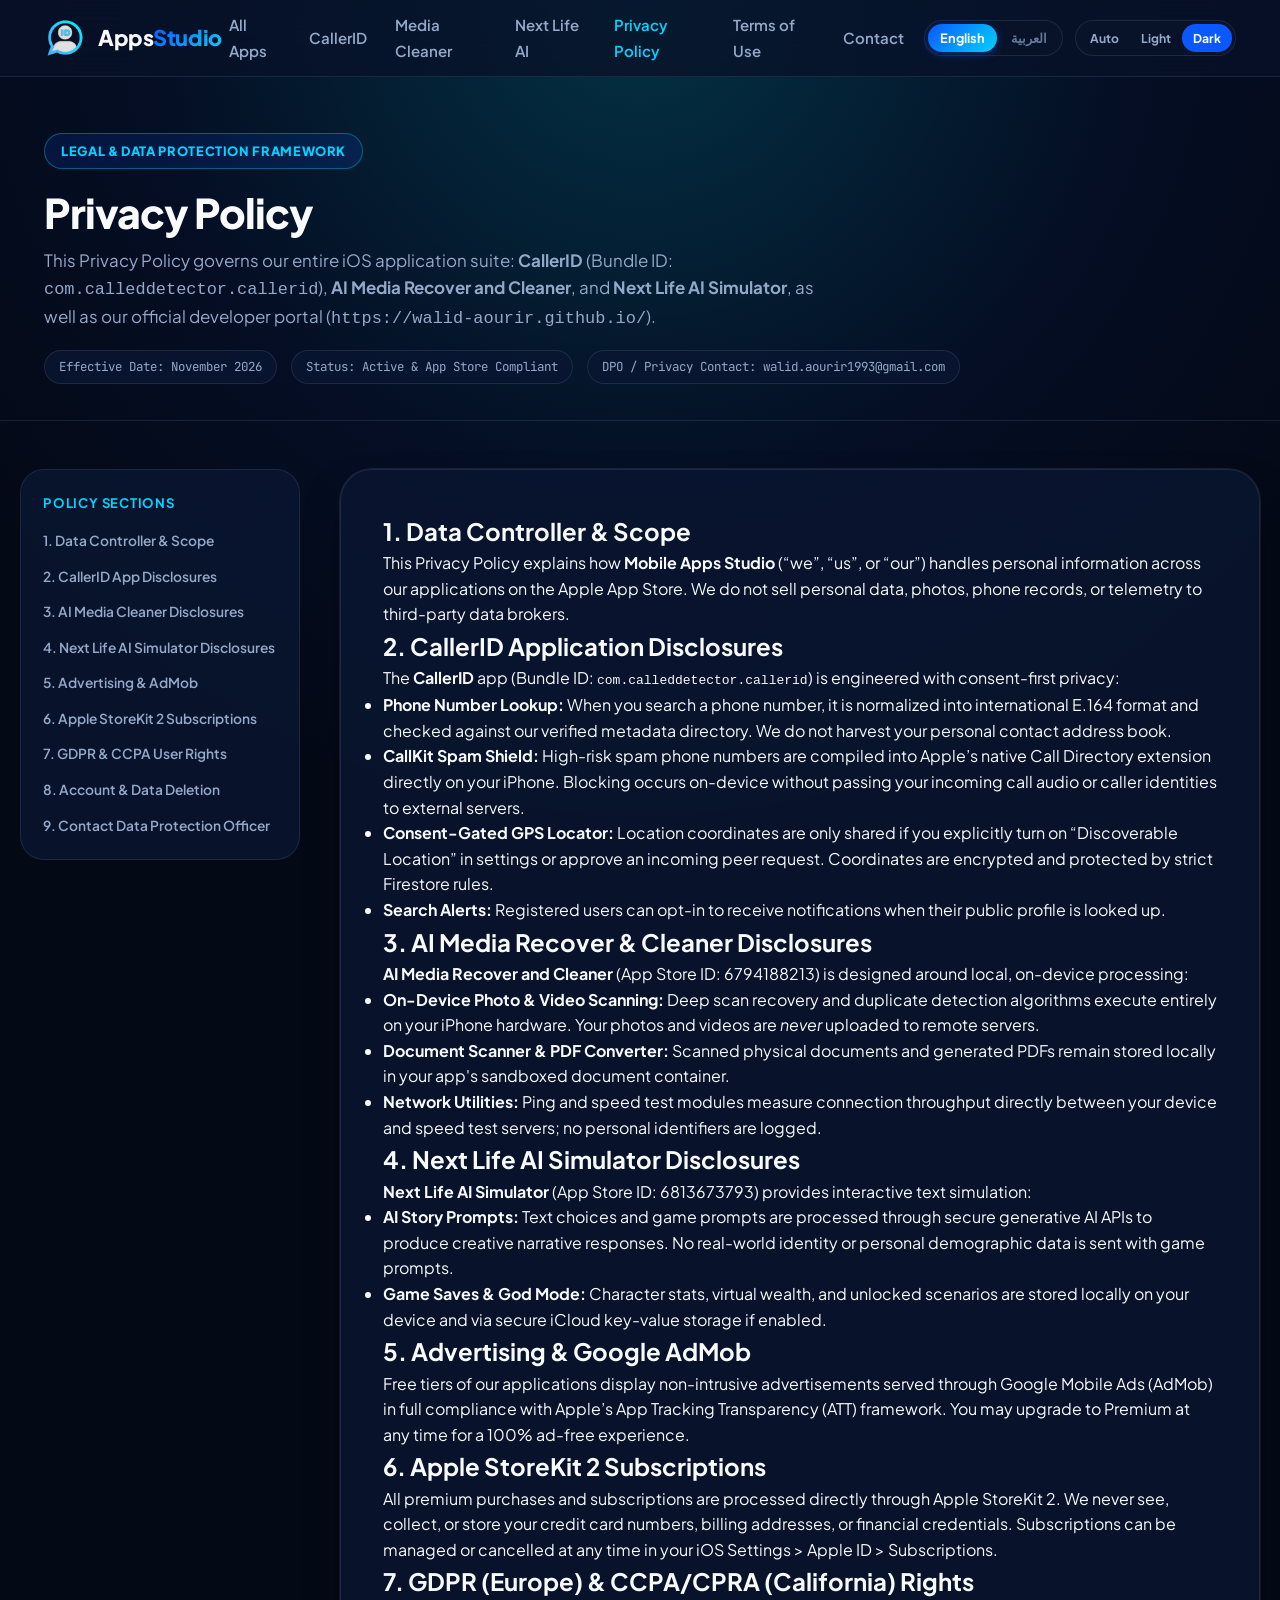
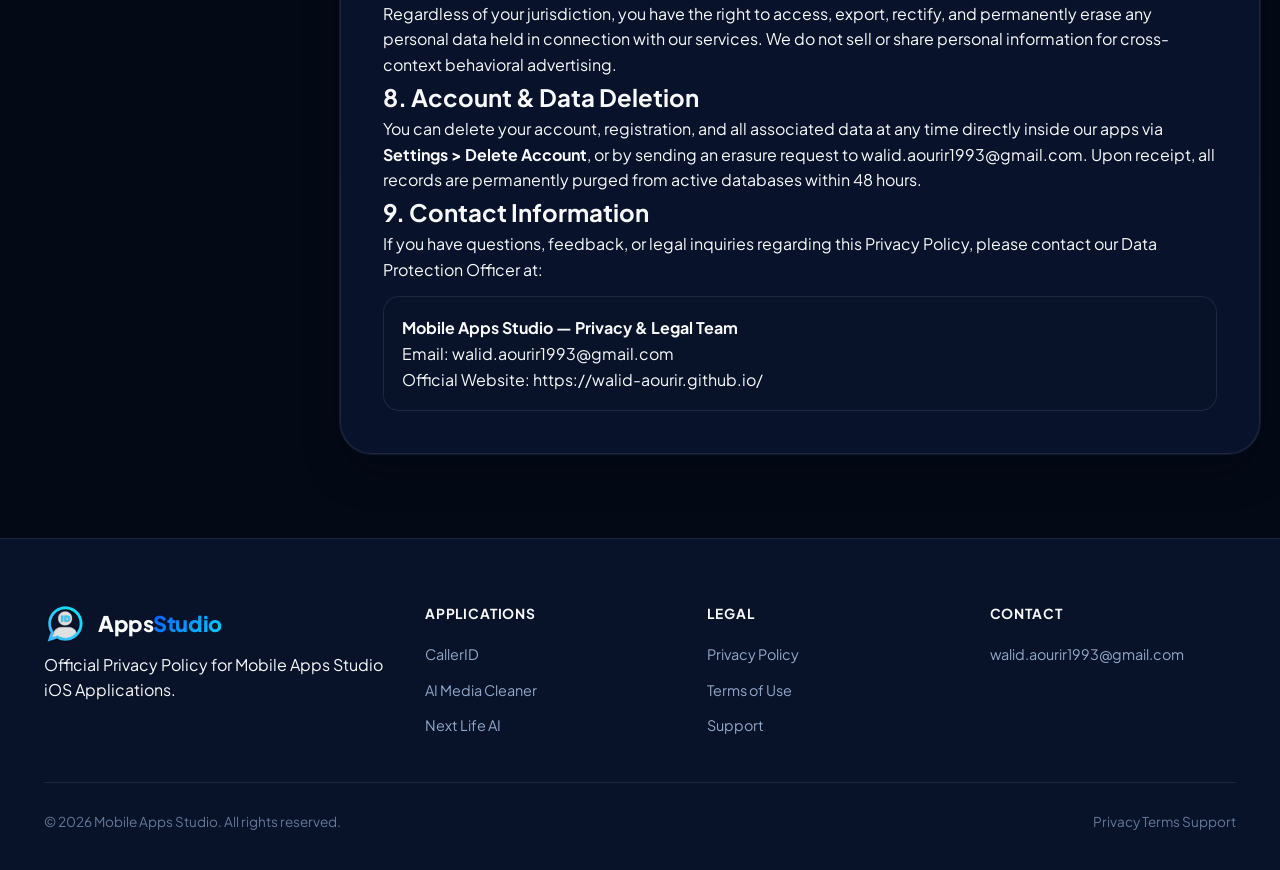
<file: privacy.html>
<!DOCTYPE html>
<html lang="en" data-theme="dark" dir="ltr">
<head>
  <meta charset="UTF-8" />
  <meta name="viewport" content="width=device-width, initial-scale=1.0" />
  <title>Privacy Policy — Mobile Apps Studio (CallerID, AI Media Cleaner &amp; Next Life AI)</title>
  <meta name="description" content="Official Privacy Policy governing CallerID, AI Media Recover and Cleaner, and Next Life AI Simulator. GDPR, CCPA, and Apple App Store privacy compliance disclosures." />
  <meta name="robots" content="index, follow" />
  <link rel="canonical" href="https://walid-aourir.github.io/privacy.html" />
  <link rel="icon" type="image/png" href="assets/images/app-icon.png" />
  <link rel="preconnect" href="https://fonts.googleapis.com" />
  <link rel="preconnect" href="https://fonts.gstatic.com" crossorigin />
  <link href="https://fonts.googleapis.com/css2?family=Cairo:wght@400;600;700;800;900&family=Inter:wght@400;500;600;700&family=JetBrains+Mono:wght@500;700&family=Plus+Jakarta+Sans:wght@700;800&display=swap" rel="stylesheet" />
  <link rel="stylesheet" href="assets/css/styles.css" />
</head>
<body>
  <!-- Header -->
  <header class="site-header">
    <div class="container nav-inner">
      <a href="index.html" class="brand-lockup">
        <img src="assets/images/brand-logo.png" alt="Apps Studio Logo" width="40" height="40" />
        <span>
          <span data-lang="en">Apps<span class="accent">Studio</span></span>
          <span data-lang="ar">استوديو<span class="accent">التطبيقات</span></span>
        </span>
      </a>

      <ul class="nav-links">
        <li><a href="index.html"><span data-lang="en">All Apps</span><span data-lang="ar">جميع التطبيقات</span></a></li>
        <li><a href="callerid.html"><span data-lang="en">CallerID</span><span data-lang="ar">كاشف الأرقام</span></a></li>
        <li><a href="media-cleaner.html"><span data-lang="en">Media Cleaner</span><span data-lang="ar">منظف الوسائط</span></a></li>
        <li><a href="next-life.html"><span data-lang="en">Next Life AI</span><span data-lang="ar">لعبة الحياة</span></a></li>
        <li><a href="privacy.html" class="active"><span data-lang="en">Privacy Policy</span><span data-lang="ar">سياسة الخصوصية</span></a></li>
        <li><a href="terms.html"><span data-lang="en">Terms of Use</span><span data-lang="ar">شروط الاستخدام</span></a></li>
        <li><a href="contact.html"><span data-lang="en">Contact</span><span data-lang="ar">اتصل بنا</span></a></li>
      </ul>

      <div class="nav-actions">
        <!-- Language Switcher -->
        <div class="lang-switcher" role="group" aria-label="Language Selector">
          <button type="button" class="lang-btn active" data-lang-set="en">English</button>
          <button type="button" class="lang-btn" data-lang-set="ar">العربية</button>
        </div>

        <!-- Theme Switcher -->
        <div class="theme-switcher" role="group" aria-label="Theme Selector">
          <button type="button" class="theme-btn" data-theme-set="system">Auto</button>
          <button type="button" class="theme-btn" data-theme-set="light">Light</button>
          <button type="button" class="theme-btn active" data-theme-set="dark">Dark</button>
        </div>
      </div>
    </div>
  </header>

  <!-- Legal Hero -->
  <section class="legal-hero">
    <div class="container">
      <div class="eyebrow-badge">
        <span data-lang="en">Legal &amp; Data Protection Framework</span>
        <span data-lang="ar">إطار العمل القانوني وحماية البيانات</span>
      </div>
      <h1 class="section-title" style="margin-bottom: 10px;">
        <span data-lang="en">Privacy Policy</span>
        <span data-lang="ar">سياسة الخصوصية الرسمية</span>
      </h1>
      <p class="section-desc" style="max-width: 780px;">
        <span data-lang="en">This Privacy Policy governs our entire iOS application suite: <strong>CallerID</strong> (Bundle ID: <code>com.calleddetector.callerid</code>), <strong>AI Media Recover and Cleaner</strong>, and <strong>Next Life AI Simulator</strong>, as well as our official developer portal (<code>https://walid-aourir.github.io/</code>).</span>
        <span data-lang="ar">توضح سياسة الخصوصية هذه كيفية جمع واستخدام وحماية البيانات لجميع تطبيقاتنا على متجر آبل: <strong>CallerID</strong> و<strong>AI Media Recover and Cleaner</strong> و<strong>Next Life AI Simulator</strong>، بالإضافة لموقعنا الرسمي.</span>
      </p>
      <div class="legal-meta-row">
        <span class="legal-pill"><span data-lang="en">Effective Date: November 2026</span><span data-lang="ar">تاريخ السريان: نوفمبر 2026</span></span>
        <span class="legal-pill"><span data-lang="en">Status: Active &amp; App Store Compliant</span><span data-lang="ar">الحالة: سارية ومعتمدة من آبل</span></span>
        <span class="legal-pill"><span data-lang="en">DPO / Privacy Contact: walid.aourir1993@gmail.com</span><span data-lang="ar">مسؤول حماية البيانات: walid.aourir1993@gmail.com</span></span>
      </div>
    </div>
  </section>

  <!-- Legal Content (English) -->
  <div data-lang="en">
    <main class="container legal-layout">
      <aside class="legal-toc" aria-label="Table of Contents">
        <h4>Policy Sections</h4>
        <ul>
          <li><a href="#controller">1. Data Controller &amp; Scope</a></li>
          <li><a href="#callerid-data">2. CallerID App Disclosures</a></li>
          <li><a href="#cleaner-data">3. AI Media Cleaner Disclosures</a></li>
          <li><a href="#nextlife-data">4. Next Life AI Simulator Disclosures</a></li>
          <li><a href="#advertising">5. Advertising &amp; AdMob</a></li>
          <li><a href="#storekit">6. Apple StoreKit 2 Subscriptions</a></li>
          <li><a href="#rights">7. GDPR &amp; CCPA User Rights</a></li>
          <li><a href="#deletion">8. Account &amp; Data Deletion</a></li>
          <li><a href="#contact-dpo">9. Contact Data Protection Officer</a></li>
        </ul>
      </aside>

      <article class="legal-article">
        <section id="controller">
          <h2>1. Data Controller &amp; Scope</h2>
          <p>
            This Privacy Policy explains how <strong>Mobile Apps Studio</strong> (&ldquo;we&rdquo;, &ldquo;us&rdquo;, or &ldquo;our&rdquo;) handles personal information across our applications on the Apple App Store. We do not sell personal data, photos, phone records, or telemetry to third-party data brokers.
          </p>
        </section>

        <section id="callerid-data">
          <h2>2. CallerID Application Disclosures</h2>
          <p>
            The <strong>CallerID</strong> app (Bundle ID: <code>com.calleddetector.callerid</code>) is engineered with consent-first privacy:
          </p>
          <ul>
            <li><strong>Phone Number Lookup:</strong> When you search a phone number, it is normalized into international E.164 format and checked against our verified metadata directory. We do not harvest your personal contact address book.</li>
            <li><strong>CallKit Spam Shield:</strong> High-risk spam phone numbers are compiled into Apple’s native Call Directory extension directly on your iPhone. Blocking occurs on-device without passing your incoming call audio or caller identities to external servers.</li>
            <li><strong>Consent-Gated GPS Locator:</strong> Location coordinates are only shared if you explicitly turn on &ldquo;Discoverable Location&rdquo; in settings or approve an incoming peer request. Coordinates are encrypted and protected by strict Firestore rules.</li>
            <li><strong>Search Alerts:</strong> Registered users can opt-in to receive notifications when their public profile is looked up.</li>
          </ul>
        </section>

        <section id="cleaner-data">
          <h2>3. AI Media Recover &amp; Cleaner Disclosures</h2>
          <p>
            <strong>AI Media Recover and Cleaner</strong> (App Store ID: 6794188213) is designed around local, on-device processing:
          </p>
          <ul>
            <li><strong>On-Device Photo &amp; Video Scanning:</strong> Deep scan recovery and duplicate detection algorithms execute entirely on your iPhone hardware. Your photos and videos are <em>never</em> uploaded to remote servers.</li>
            <li><strong>Document Scanner &amp; PDF Converter:</strong> Scanned physical documents and generated PDFs remain stored locally in your app's sandboxed document container.</li>
            <li><strong>Network Utilities:</strong> Ping and speed test modules measure connection throughput directly between your device and speed test servers; no personal identifiers are logged.</li>
          </ul>
        </section>

        <section id="nextlife-data">
          <h2>4. Next Life AI Simulator Disclosures</h2>
          <p>
            <strong>Next Life AI Simulator</strong> (App Store ID: 6813673793) provides interactive text simulation:
          </p>
          <ul>
            <li><strong>AI Story Prompts:</strong> Text choices and game prompts are processed through secure generative AI APIs to produce creative narrative responses. No real-world identity or personal demographic data is sent with game prompts.</li>
            <li><strong>Game Saves &amp; God Mode:</strong> Character stats, virtual wealth, and unlocked scenarios are stored locally on your device and via secure iCloud key-value storage if enabled.</li>
          </ul>
        </section>

        <section id="advertising">
          <h2>5. Advertising &amp; Google AdMob</h2>
          <p>
            Free tiers of our applications display non-intrusive advertisements served through Google Mobile Ads (AdMob) in full compliance with Apple’s App Tracking Transparency (ATT) framework. You may upgrade to Premium at any time for a 100% ad-free experience.
          </p>
        </section>

        <section id="storekit">
          <h2>6. Apple StoreKit 2 Subscriptions</h2>
          <p>
            All premium purchases and subscriptions are processed directly through Apple StoreKit 2. We never see, collect, or store your credit card numbers, billing addresses, or financial credentials. Subscriptions can be managed or cancelled at any time in your iOS Settings &gt; Apple ID &gt; Subscriptions.
          </p>
        </section>

        <section id="rights">
          <h2>7. GDPR (Europe) &amp; CCPA/CPRA (California) Rights</h2>
          <p>
            Regardless of your jurisdiction, you have the right to access, export, rectify, and permanently erase any personal data held in connection with our services. We do not sell or share personal information for cross-context behavioral advertising.
          </p>
        </section>

        <section id="deletion">
          <h2>8. Account &amp; Data Deletion</h2>
          <p>
            You can delete your account, registration, and all associated data at any time directly inside our apps via <strong>Settings &gt; Delete Account</strong>, or by sending an erasure request to <a href="mailto:walid.aourir1993@gmail.com">walid.aourir1993@gmail.com</a>. Upon receipt, all records are permanently purged from active databases within 48 hours.
          </p>
        </section>

        <section id="contact-dpo">
          <h2>9. Contact Information</h2>
          <p>
            If you have questions, feedback, or legal inquiries regarding this Privacy Policy, please contact our Data Protection Officer at:
          </p>
          <div class="contact-box" style="margin-top: 14px; padding: 18px; background: var(--bg-surface); border: 1px solid var(--border-subtle); border-radius: var(--radius-md);">
            <p><strong>Mobile Apps Studio — Privacy &amp; Legal Team</strong></p>
            <p>Email: <a href="mailto:walid.aourir1993@gmail.com">walid.aourir1993@gmail.com</a></p>
            <p>Official Website: <a href="https://walid-aourir.github.io/">https://walid-aourir.github.io/</a></p>
          </div>
        </section>
      </article>
    </main>
  </div>

  <!-- Legal Content (Arabic) -->
  <div data-lang="ar">
    <main class="container legal-layout">
      <aside class="legal-toc" aria-label="فهرس السياسة">
        <h4>أقسام سياسة الخصوصية</h4>
        <ul>
          <li><a href="#ar-controller">1. الجهة المسؤولة ونطاق السياسة</a></li>
          <li><a href="#ar-callerid">2. خصوصية تطبيق CallerID</a></li>
          <li><a href="#ar-cleaner">3. خصوصية تطبيق AI Media Cleaner</a></li>
          <li><a href="#ar-nextlife">4. خصوصية لعبة Next Life AI</a></li>
          <li><a href="#ar-ads">5. الإعلانات وشبكة Google AdMob</a></li>
          <li><a href="#ar-storekit">6. الاشتراكات عبر Apple StoreKit 2</a></li>
          <li><a href="#ar-rights">7. حقوق المستخدم (GDPR و CCPA)</a></li>
          <li><a href="#ar-deletion">8. حذف الحساب والبيانات نهائياً</a></li>
          <li><a href="#ar-contact">9. التواصل مع مسؤول الخصوصية</a></li>
        </ul>
      </aside>

      <article class="legal-article">
        <section id="ar-controller">
          <h2>1. الجهة المسؤولة ونطاق السياسة</h2>
          <p>
            توضح سياسة الخصوصية هذه كيفية تعامل <strong>Mobile Apps Studio</strong> مع البيانات الشخصية عبر جميع تطبيقاتنا المتوفرة على متجر تطبيقات آبل. نحن نلتزم بمبدأ الخصوصية أولاً، ولا نقوم مطلقاً ببيع بياناتك الشخصية أو سجلاتك أو صورك لأي سماسرة بيانات أو جهات خارجية.
          </p>
        </section>

        <section id="ar-callerid">
          <h2>2. إفصاحات تطبيق كاشف الأرقام CallerID</h2>
          <p>
            تم تصميم تطبيق <strong>CallerID</strong> بأعلى معايير الخصوصية والموافقة الصريحة:
          </p>
          <ul>
            <li><strong>البحث عن الأرقام:</strong> عند إدخال رقم هاتف للبحث، يتم تحويله للصيغة الدولية E.164 ومطابقته مع دليل البيانات العام. نحن لا نسحب ولا نرفع دفتر عناوينك الشخصي أو جهات اتصالك.</li>
            <li><strong>درع حظر المكالمات CallKit:</strong> يتم تجميع قوائم أرقام الاحتيال والإزعاج داخل امتداد CallKit في جهازك مباشرة. تتم عملية الفرز والحظر محلياً دون إرسال مكالماتك الواردة أو أصواتك لأي خادم خارجي.</li>
            <li><strong>تحديد الموقع برضا الطرفين:</strong> لا تتم مشاركة إحداثيات الموقع إلا إذا قمت بتفعيل "الموقع القابل للاكتشاف" صراحةً من الإعدادات أو وافقت على طلب وارد من صديق. الإحداثيات محمية بقواعد أمان مشددة.</li>
            <li><strong>تنبيهات البحث:</strong> يمكن للمستخدمين المسجلين تفعيل إشعارات فورية لمعرفة متى قام أي شخص بالبحث عن رقمهم العام.</li>
          </ul>
        </section>

        <section id="ar-cleaner">
          <h2>3. إفصاحات تطبيق AI Media Recover &amp; Cleaner</h2>
          <p>
            يعتمد تطبيق <strong>AI Media Recover and Cleaner</strong> بالكامل على المعالجة المحلية داخل الآيفون:
          </p>
          <ul>
            <li><strong>فحص الصور واستعادتها:</strong> تعمل خوارزميات الفحص العميق واكتشاف الصور المكررة بالكامل على معالج هاتفك. لا يتم أبداً رفع صورك أو مقاطع الفيديو الخاصة بك إلى خوادم سحابية.</li>
            <li><strong>ماسح المستندات وصانع PDF:</strong> جميع المستندات الورقية التي يتم مسحها ضوئياً وملفات PDF المنشأة تظل مخزنة في الحاوية الآمنة للتطبيق على هاتفك فقط.</li>
            <li><strong>فحص سرعة الإنترنت:</strong> تقيس الأداة سرعة الاتصال والاستجابة مباشرة بين جهازك وخوادم الاختبار دون تسجيل أي معرفات شخصية.</li>
          </ul>
        </section>

        <section id="ar-nextlife">
          <h2>4. إفصاحات لعبة Next Life AI Simulator</h2>
          <p>
            تقدم لعبة <strong>Next Life AI Simulator</strong> تجربة تقمص أدوار تفاعلية:
          </p>
          <ul>
            <li><strong>توليد السيناريوهات الذكية:</strong> تتم معالجة خيارات اللعبة عبر واجهات الذكاء الاصطناعي لتوليد قصص جديدة، دون إرسال أي معلومات عن هويتك الحقيقية أو بياناتك الشخصية مع أحداث اللعبة.</li>
            <li><strong>حفظ اللعبة وطور God Mode:</strong> تُحفظ تقدماتك وثرواتك الافتراضية محلياً على جهازك أو عبر سحابة iCloud الخاصة بحسابك بأمان تام.</li>
          </ul>
        </section>

        <section id="ar-ads">
          <h2>5. الإعلانات وشبكة Google AdMob</h2>
          <p>
            تعرض الإصدارات المجانية من تطبيقاتنا إعلانات غير مزعجة من خلال شبكة Google AdMob مع الالتزام الكامل بإطار شفافية تتبع التطبيقات (ATT) الخاص بآبل. يمكنك الترقية للباقة المدفوعة في أي وقت للاستمتاع بتجربة خالية تماماً من الإعلانات.
          </p>
        </section>

        <section id="ar-storekit">
          <h2>6. الاشتراكات عبر متجر آبل StoreKit 2</h2>
          <p>
            تتم جميع المدفوعات والاشتراكات بأمان تام عبر نظام Apple StoreKit 2 الرسمي. نحن لا نطلع ولا نخزن أرقام بطاقاتك الائتمانية أو بياناتك المالية. يمكنك إدارة اشتراكك أو إلغاؤه في أي وقت بسهولة من إعدادات جهازك &gt; Apple ID &gt; الاشتراكات.
          </p>
        </section>

        <section id="ar-rights">
          <h2>7. حقوق المستخدمين (GDPR و CCPA)</h2>
          <p>
            يحق لجميع المستخدمين في أي مكان في العالم طلب الوصول إلى بياناتهم، وتعديلها، أو مسحها نهائياً من خوادمنا. نحن لا نبيع ولا نتاجر بأي بيانات شخصية على الإطلاق.
          </p>
        </section>

        <section id="ar-deletion">
          <h2>8. حذف الحساب والبيانات نهائياً</h2>
          <p>
            يمكنك حذف حسابك وجميع بياناتك المرتبطة به في أي وقت مباشرة من داخل التطبيق عبر: <strong>الإعدادات &gt; حذف الحساب</strong>، أو بمراسلتنا على البريد: <a href="mailto:walid.aourir1993@gmail.com">walid.aourir1993@gmail.com</a> ليتم حذف كافة السجلات خلال 48 ساعة.
          </p>
        </section>

        <section id="ar-contact">
          <h2>9. التواصل مع مسؤول حماية البيانات</h2>
          <p>
            لأي استفسارات قانونية أو أسئلة تتعلق بسياسة الخصوصية، يرجى التواصل معنا عبر:
          </p>
          <div class="contact-box" style="margin-top: 14px; padding: 18px; background: var(--bg-surface); border: 1px solid var(--border-subtle); border-radius: var(--radius-md);">
            <p><strong>فريق الخصوصية والشؤون القانونية — Mobile Apps Studio</strong></p>
            <p>البريد الإلكتروني: <a href="mailto:walid.aourir1993@gmail.com">walid.aourir1993@gmail.com</a></p>
            <p>الموقع الرسمي: <a href="https://walid-aourir.github.io/">https://walid-aourir.github.io/</a></p>
          </div>
        </section>
      </article>
    </main>
  </div>

  <!-- Footer -->
  <footer class="site-footer">
    <div class="container">
      <div class="footer-grid">
        <div class="footer-brand">
          <a href="index.html" class="brand-lockup">
            <img src="assets/images/brand-logo.png" alt="Apps Studio" width="36" height="36" />
            <span>
              <span data-lang="en">Apps<span class="accent">Studio</span></span>
              <span data-lang="ar">استوديو<span class="accent">التطبيقات</span></span>
            </span>
          </a>
          <p>
            <span data-lang="en">Official Privacy Policy for Mobile Apps Studio iOS Applications.</span>
            <span data-lang="ar">سياسة الخصوصية الرسمية لتطبيقات Mobile Apps Studio على iOS.</span>
          </p>
        </div>
        <div class="footer-col">
          <h4><span data-lang="en">Applications</span><span data-lang="ar">التطبيقات</span></h4>
          <ul>
            <li><a href="callerid.html">CallerID</a></li>
            <li><a href="media-cleaner.html">AI Media Cleaner</a></li>
            <li><a href="next-life.html">Next Life AI</a></li>
          </ul>
        </div>
        <div class="footer-col">
          <h4><span data-lang="en">Legal</span><span data-lang="ar">السياسات</span></h4>
          <ul>
            <li><a href="privacy.html">Privacy Policy</a></li>
            <li><a href="terms.html">Terms of Use</a></li>
            <li><a href="contact.html">Support</a></li>
          </ul>
        </div>
        <div class="footer-col">
          <h4><span data-lang="en">Contact</span><span data-lang="ar">التواصل</span></h4>
          <ul>
            <li><a href="mailto:walid.aourir1993@gmail.com">walid.aourir1993@gmail.com</a></li>
          </ul>
        </div>
      </div>
      <div class="footer-bottom">
        <span>&copy; 2026 Mobile Apps Studio. All rights reserved.</span>
        <div class="footer-legal-links">
          <a href="privacy.html">Privacy</a>
          <a href="terms.html">Terms</a>
          <a href="contact.html">Support</a>
        </div>
      </div>
    </div>
  </footer>

  <script src="assets/js/main.js"></script>
</body>
</html>
</file>
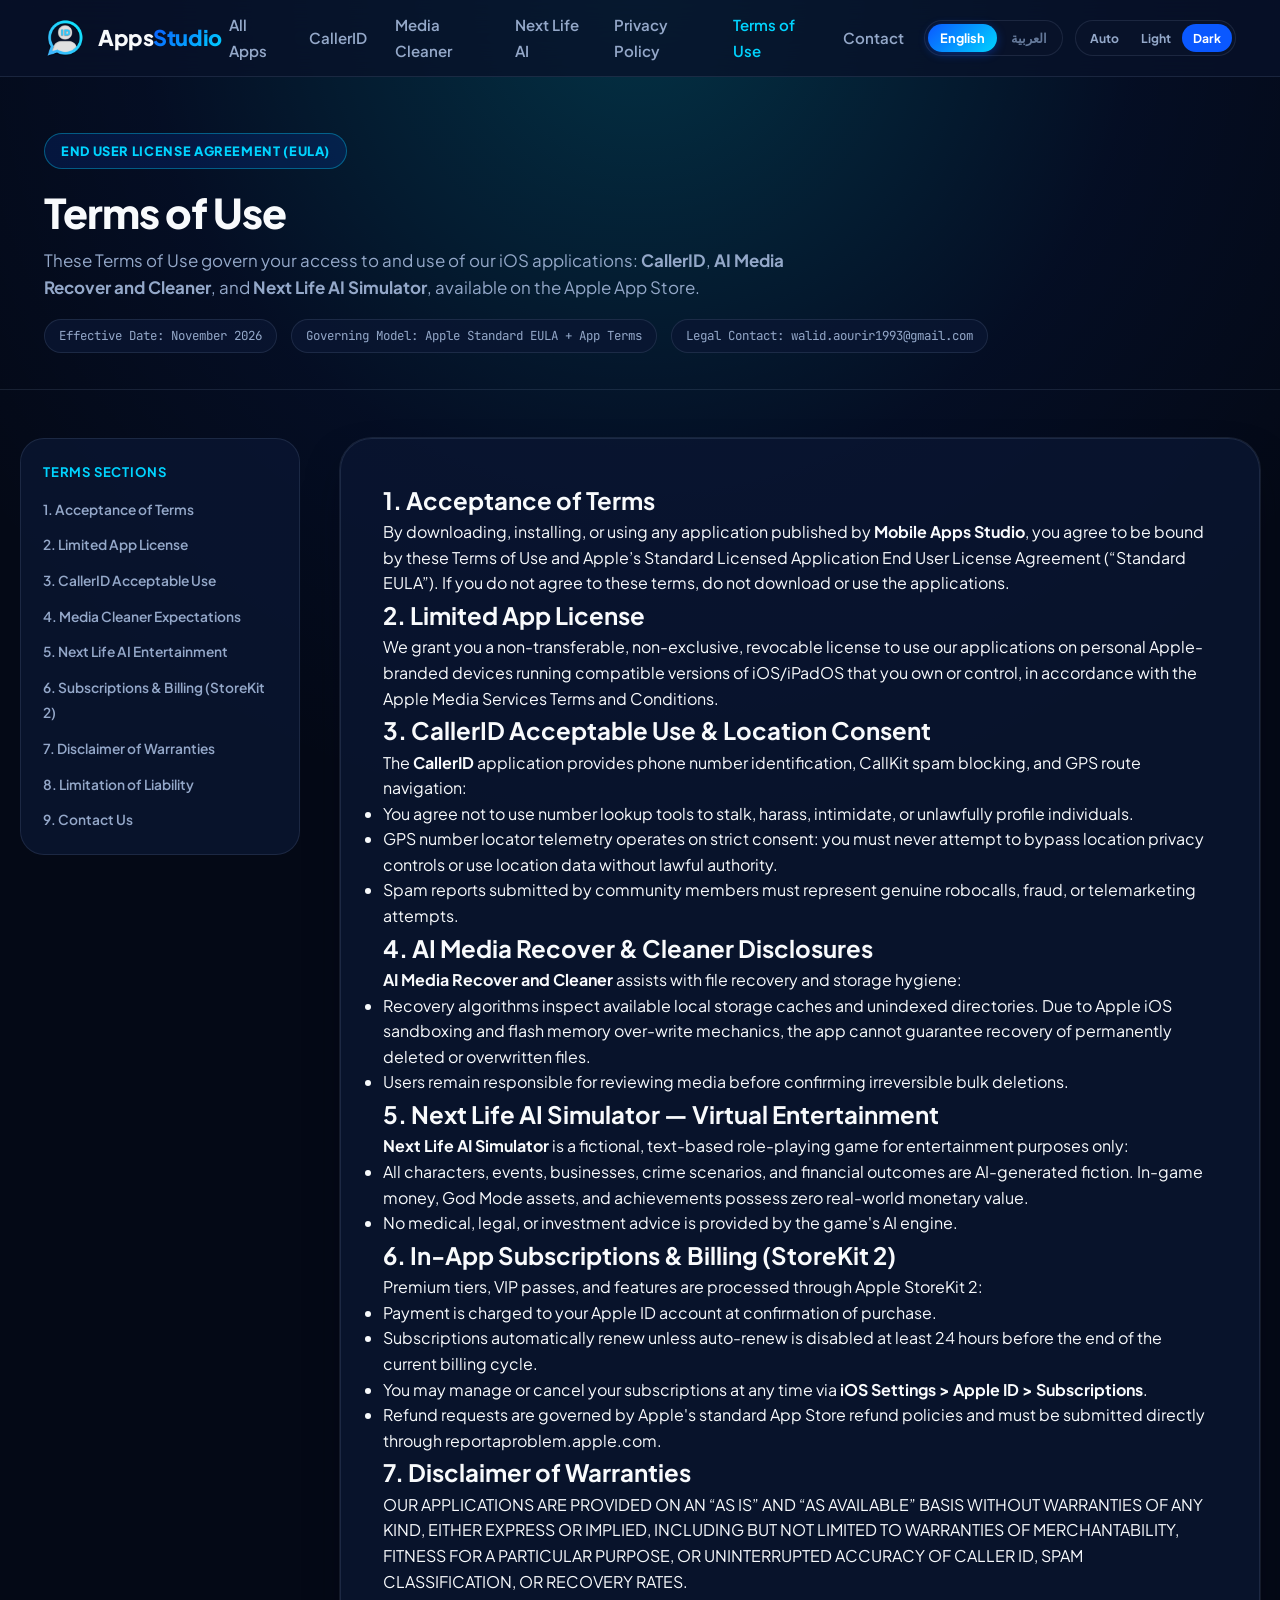
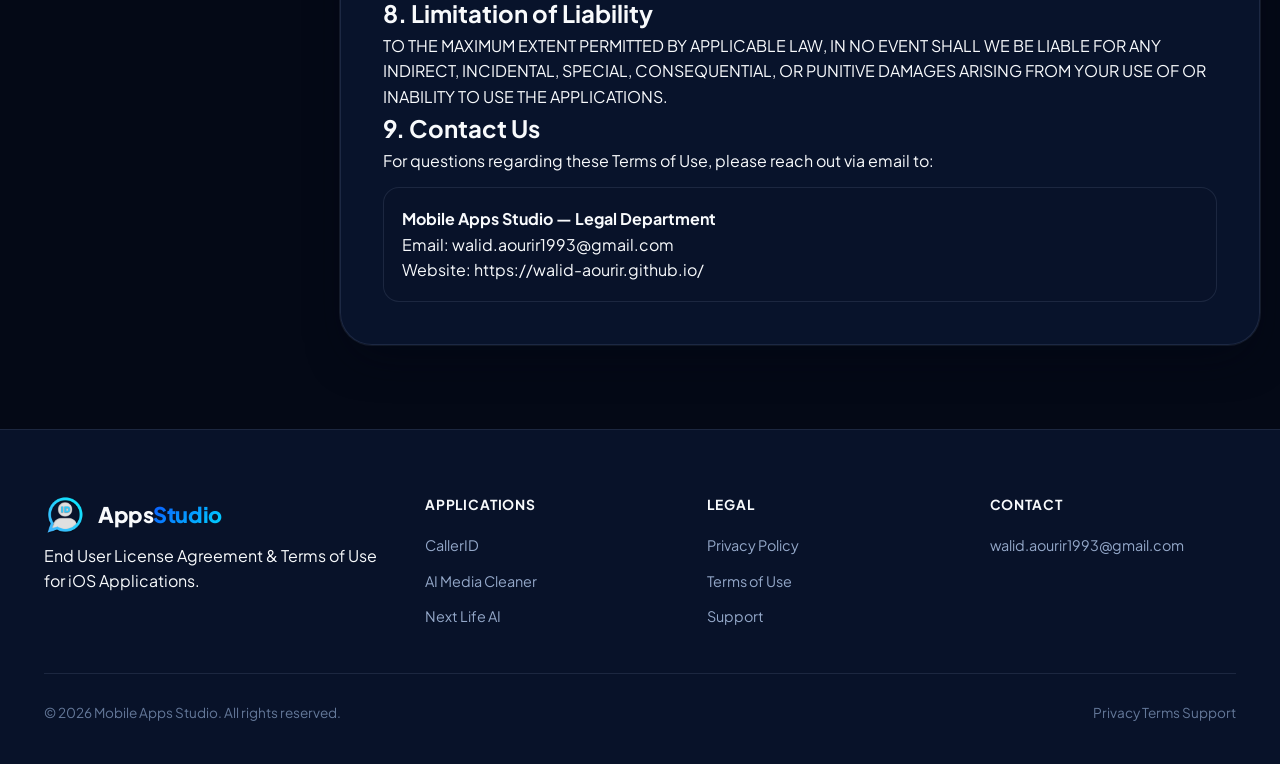
<file: terms.html>
<!DOCTYPE html>
<html lang="en" data-theme="dark" dir="ltr">
<head>
  <meta charset="UTF-8" />
  <meta name="viewport" content="width=device-width, initial-scale=1.0" />
  <title>Terms of Use (EULA) — Mobile Apps Studio (CallerID, AI Media Cleaner &amp; Next Life AI)</title>
  <meta name="description" content="Official Terms of Use and End User License Agreement (EULA) for CallerID, AI Media Recover and Cleaner, and Next Life AI Simulator on the Apple App Store." />
  <meta name="robots" content="index, follow" />
  <link rel="canonical" href="https://walid-aourir.github.io/terms.html" />
  <link rel="icon" type="image/png" href="assets/images/app-icon.png" />
  <link rel="preconnect" href="https://fonts.googleapis.com" />
  <link rel="preconnect" href="https://fonts.gstatic.com" crossorigin />
  <link href="https://fonts.googleapis.com/css2?family=Cairo:wght@400;600;700;800;900&family=Inter:wght@400;500;600;700&family=JetBrains+Mono:wght@500;700&family=Plus+Jakarta+Sans:wght@700;800&display=swap" rel="stylesheet" />
  <link rel="stylesheet" href="assets/css/styles.css" />
</head>
<body>
  <!-- Header -->
  <header class="site-header">
    <div class="container nav-inner">
      <a href="index.html" class="brand-lockup">
        <img src="assets/images/brand-logo.png" alt="Apps Studio Logo" width="40" height="40" />
        <span>
          <span data-lang="en">Apps<span class="accent">Studio</span></span>
          <span data-lang="ar">استوديو<span class="accent">التطبيقات</span></span>
        </span>
      </a>

      <ul class="nav-links">
        <li><a href="index.html"><span data-lang="en">All Apps</span><span data-lang="ar">جميع التطبيقات</span></a></li>
        <li><a href="callerid.html"><span data-lang="en">CallerID</span><span data-lang="ar">كاشف الأرقام</span></a></li>
        <li><a href="media-cleaner.html"><span data-lang="en">Media Cleaner</span><span data-lang="ar">منظف الوسائط</span></a></li>
        <li><a href="next-life.html"><span data-lang="en">Next Life AI</span><span data-lang="ar">لعبة الحياة</span></a></li>
        <li><a href="privacy.html"><span data-lang="en">Privacy Policy</span><span data-lang="ar">سياسة الخصوصية</span></a></li>
        <li><a href="terms.html" class="active"><span data-lang="en">Terms of Use</span><span data-lang="ar">شروط الاستخدام</span></a></li>
        <li><a href="contact.html"><span data-lang="en">Contact</span><span data-lang="ar">اتصل بنا</span></a></li>
      </ul>

      <div class="nav-actions">
        <!-- Language Switcher -->
        <div class="lang-switcher" role="group" aria-label="Language Selector">
          <button type="button" class="lang-btn active" data-lang-set="en">English</button>
          <button type="button" class="lang-btn" data-lang-set="ar">العربية</button>
        </div>

        <!-- Theme Switcher -->
        <div class="theme-switcher" role="group" aria-label="Theme Selector">
          <button type="button" class="theme-btn" data-theme-set="system">Auto</button>
          <button type="button" class="theme-btn" data-theme-set="light">Light</button>
          <button type="button" class="theme-btn active" data-theme-set="dark">Dark</button>
        </div>
      </div>
    </div>
  </header>

  <!-- Legal Hero -->
  <section class="legal-hero">
    <div class="container">
      <div class="eyebrow-badge">
        <span data-lang="en">End User License Agreement (EULA)</span>
        <span data-lang="ar">اتفاقية ترخيص المستخدم النهائي</span>
      </div>
      <h1 class="section-title" style="margin-bottom: 10px;">
        <span data-lang="en">Terms of Use</span>
        <span data-lang="ar">شروط الاستخدام الرسمية</span>
      </h1>
      <p class="section-desc" style="max-width: 780px;">
        <span data-lang="en">These Terms of Use govern your access to and use of our iOS applications: <strong>CallerID</strong>, <strong>AI Media Recover and Cleaner</strong>, and <strong>Next Life AI Simulator</strong>, available on the Apple App Store.</span>
        <span data-lang="ar">تحكم شروط الاستخدام هذه وصولك واستخدامك لجميع تطبيقاتنا على متجر آبل: <strong>CallerID</strong> و<strong>AI Media Recover and Cleaner</strong> و<strong>Next Life AI Simulator</strong>.</span>
      </p>
      <div class="legal-meta-row">
        <span class="legal-pill"><span data-lang="en">Effective Date: November 2026</span><span data-lang="ar">تاريخ السريان: نوفمبر 2026</span></span>
        <span class="legal-pill"><span data-lang="en">Governing Model: Apple Standard EULA + App Terms</span><span data-lang="ar">النموذج: اتفاقية آبل EULA القياسية</span></span>
        <span class="legal-pill"><span data-lang="en">Legal Contact: walid.aourir1993@gmail.com</span><span data-lang="ar">للتواصل القانوني: walid.aourir1993@gmail.com</span></span>
      </div>
    </div>
  </section>

  <!-- Legal Content (English) -->
  <div data-lang="en">
    <main class="container legal-layout">
      <aside class="legal-toc" aria-label="Table of Contents">
        <h4>Terms Sections</h4>
        <ul>
          <li><a href="#acceptance">1. Acceptance of Terms</a></li>
          <li><a href="#license">2. Limited App License</a></li>
          <li><a href="#callerid-terms">3. CallerID Acceptable Use</a></li>
          <li><a href="#cleaner-terms">4. Media Cleaner Expectations</a></li>
          <li><a href="#nextlife-terms">5. Next Life AI Entertainment</a></li>
          <li><a href="#billing">6. Subscriptions &amp; Billing (StoreKit 2)</a></li>
          <li><a href="#warranty">7. Disclaimer of Warranties</a></li>
          <li><a href="#liability">8. Limitation of Liability</a></li>
          <li><a href="#contact-legal">9. Contact Us</a></li>
        </ul>
      </aside>

      <article class="legal-article">
        <section id="acceptance">
          <h2>1. Acceptance of Terms</h2>
          <p>
            By downloading, installing, or using any application published by <strong>Mobile Apps Studio</strong>, you agree to be bound by these Terms of Use and Apple’s Standard Licensed Application End User License Agreement (&ldquo;Standard EULA&rdquo;). If you do not agree to these terms, do not download or use the applications.
          </p>
        </section>

        <section id="license">
          <h2>2. Limited App License</h2>
          <p>
            We grant you a non-transferable, non-exclusive, revocable license to use our applications on personal Apple-branded devices running compatible versions of iOS/iPadOS that you own or control, in accordance with the Apple Media Services Terms and Conditions.
          </p>
        </section>

        <section id="callerid-terms">
          <h2>3. CallerID Acceptable Use &amp; Location Consent</h2>
          <p>
            The <strong>CallerID</strong> application provides phone number identification, CallKit spam blocking, and GPS route navigation:
          </p>
          <ul>
            <li>You agree not to use number lookup tools to stalk, harass, intimidate, or unlawfully profile individuals.</li>
            <li>GPS number locator telemetry operates on strict consent: you must never attempt to bypass location privacy controls or use location data without lawful authority.</li>
            <li>Spam reports submitted by community members must represent genuine robocalls, fraud, or telemarketing attempts.</li>
          </ul>
        </section>

        <section id="cleaner-terms">
          <h2>4. AI Media Recover &amp; Cleaner Disclosures</h2>
          <p>
            <strong>AI Media Recover and Cleaner</strong> assists with file recovery and storage hygiene:
          </p>
          <ul>
            <li>Recovery algorithms inspect available local storage caches and unindexed directories. Due to Apple iOS sandboxing and flash memory over-write mechanics, the app cannot guarantee recovery of permanently deleted or overwritten files.</li>
            <li>Users remain responsible for reviewing media before confirming irreversible bulk deletions.</li>
          </ul>
        </section>

        <section id="nextlife-terms">
          <h2>5. Next Life AI Simulator — Virtual Entertainment</h2>
          <p>
            <strong>Next Life AI Simulator</strong> is a fictional, text-based role-playing game for entertainment purposes only:
          </p>
          <ul>
            <li>All characters, events, businesses, crime scenarios, and financial outcomes are AI-generated fiction. In-game money, God Mode assets, and achievements possess zero real-world monetary value.</li>
            <li>No medical, legal, or investment advice is provided by the game's AI engine.</li>
          </ul>
        </section>

        <section id="billing">
          <h2>6. In-App Subscriptions &amp; Billing (StoreKit 2)</h2>
          <p>
            Premium tiers, VIP passes, and features are processed through Apple StoreKit 2:
          </p>
          <ul>
            <li>Payment is charged to your Apple ID account at confirmation of purchase.</li>
            <li>Subscriptions automatically renew unless auto-renew is disabled at least 24 hours before the end of the current billing cycle.</li>
            <li>You may manage or cancel your subscriptions at any time via <strong>iOS Settings &gt; Apple ID &gt; Subscriptions</strong>.</li>
            <li>Refund requests are governed by Apple's standard App Store refund policies and must be submitted directly through <a href="https://reportaproblem.apple.com" target="_blank" rel="noopener">reportaproblem.apple.com</a>.</li>
          </ul>
        </section>

        <section id="warranty">
          <h2>7. Disclaimer of Warranties</h2>
          <p>
            OUR APPLICATIONS ARE PROVIDED ON AN &ldquo;AS IS&rdquo; AND &ldquo;AS AVAILABLE&rdquo; BASIS WITHOUT WARRANTIES OF ANY KIND, EITHER EXPRESS OR IMPLIED, INCLUDING BUT NOT LIMITED TO WARRANTIES OF MERCHANTABILITY, FITNESS FOR A PARTICULAR PURPOSE, OR UNINTERRUPTED ACCURACY OF CALLER ID, SPAM CLASSIFICATION, OR RECOVERY RATES.
          </p>
        </section>

        <section id="liability">
          <h2>8. Limitation of Liability</h2>
          <p>
            TO THE MAXIMUM EXTENT PERMITTED BY APPLICABLE LAW, IN NO EVENT SHALL WE BE LIABLE FOR ANY INDIRECT, INCIDENTAL, SPECIAL, CONSEQUENTIAL, OR PUNITIVE DAMAGES ARISING FROM YOUR USE OF OR INABILITY TO USE THE APPLICATIONS.
          </p>
        </section>

        <section id="contact-legal">
          <h2>9. Contact Us</h2>
          <p>
            For questions regarding these Terms of Use, please reach out via email to:
          </p>
          <div class="contact-box" style="margin-top: 14px; padding: 18px; background: var(--bg-surface); border: 1px solid var(--border-subtle); border-radius: var(--radius-md);">
            <p><strong>Mobile Apps Studio — Legal Department</strong></p>
            <p>Email: <a href="mailto:walid.aourir1993@gmail.com">walid.aourir1993@gmail.com</a></p>
            <p>Website: <a href="https://walid-aourir.github.io/">https://walid-aourir.github.io/</a></p>
          </div>
        </section>
      </article>
    </main>
  </div>

  <!-- Legal Content (Arabic) -->
  <div data-lang="ar">
    <main class="container legal-layout">
      <aside class="legal-toc" aria-label="فهرس الشروط">
        <h4>أقسام الشروط</h4>
        <ul>
          <li><a href="#ar-acceptance">1. الموافقة على الشروط</a></li>
          <li><a href="#ar-license">2. ترخيص التطبيق المحدود</a></li>
          <li><a href="#ar-callerid-t">3. الاستخدام المقبول لـ CallerID</a></li>
          <li><a href="#ar-cleaner-t">4. إخلاء مسؤولية استعادة الوسائط</a></li>
          <li><a href="#ar-nextlife-t">5. طبيعة لعبة Next Life الترفيهية</a></li>
          <li><a href="#ar-billing">6. الاشتراكات والدفع عبر StoreKit 2</a></li>
          <li><a href="#ar-warranty">7. إخلاء المسؤولية عن الضمانات</a></li>
          <li><a href="#ar-liability">8. حدود المسؤولية القانونية</a></li>
          <li><a href="#ar-contact-t">9. التواصل القانوني</a></li>
        </ul>
      </aside>

      <article class="legal-article">
        <section id="ar-acceptance">
          <h2>1. الموافقة على الشروط</h2>
          <p>
            بتحميلك أو تثبيتك أو استخدامك لأي تطبيق مقدم من <strong>Mobile Apps Studio</strong>، فإنك توافق على الالتزام بشروط الاستخدام هذه وباتفاقية ترخيص المستخدم النهائي القياسية لشركة آبل (Standard EULA). إذا كنت لا توافق، فيرجى التوقف عن استخدام التطبيقات.
          </p>
        </section>

        <section id="ar-license">
          <h2>2. ترخيص التطبيق المحدود</h2>
          <p>
            نمنحك ترخيصاً شخصياً محدوداً وغير قابل للتحويل لاستخدام التطبيقات على أجهزة آبل الخاصة بك المتوافقة مع نظام iOS/iPadOS وفقاً لشروط متجر تطبيقات آبل.
          </p>
        </section>

        <section id="ar-callerid-t">
          <h2>3. الاستخدام المقبول لتطبيق CallerID</h2>
          <p>
            يوفر تطبيق <strong>CallerID</strong> خدمات كشف المتصل، حظر الإزعاج، وملاحة الموقع:
          </p>
          <ul>
            <li>يُحظر تماماً استخدام أدوات كشف الأرقام لملاحقة أو مضايقة أو انتهاك خصوصية أي شخص.</li>
            <li>تعمل ميزة تحديد موقع الأرقام على مبدأ الموافقة المسبقة والصريحة، ويُحظر أي استخدام غير مصرح به لبيانات الموقع.</li>
            <li>يجب أن تكون بلاغات الإزعاج المقدمة دقيقة وتمثل اتصالات احتيالية أو تسويقية فعلية.</li>
          </ul>
        </section>

        <section id="ar-cleaner-t">
          <h2>4. حدود استعادة الوسائط وتنظيف الذاكرة</h2>
          <p>
            تطبيق <strong>AI Media Recover and Cleaner</strong> يساعد في فحص الملفات المتاحة:
          </p>
          <ul>
            <li>تفحص خوارزميات الاستعادة الذاكرة المؤقتة ومجلدات النظام المتبقية. لا يمكن للتطبيق ضمان استعادة الملفات التي تمت الكتابة فوقها نهائياً بواسطة نظام التشغيل.</li>
            <li>يتحمل المستخدم المسؤولية الكاملة عن مراجعة الملفات قبل تأكيد الحذف النهائي من جهازه.</li>
          </ul>
        </section>

        <section id="ar-nextlife-t">
          <h2>5. لعبة Next Life AI — محتوى ترفيهي افتراضي</h2>
          <p>
            لعبة <strong>Next Life AI Simulator</strong> هي لعبة خيالية نصية مخصصة للترفيه فقط:
          </p>
          <ul>
            <li>جميع الشخصيات والأحداث والأموال والوظائف الافتراضية هي من نسج الذكاء الاصطناعي، وليس لها أي قيمة مالية أو حقيقية في الواقع.</li>
            <li>لا تقدم اللعبة أي استشارات قانونية، طبية، أو مالية على الإطلاق.</li>
          </ul>
        </section>

        <section id="ar-billing">
          <h2>6. الاشتراكات والدفع عبر Apple StoreKit 2</h2>
          <p>
            تتم كافة المدفوعات والاشتراكات عبر نظام آبل الرسمي StoreKit 2:
          </p>
          <ul>
            <li>يتم الخصم من حساب Apple ID الخاص بك فور تأكيد الشراء.</li>
            <li>يتجدد الاشتراك تلقائياً ما لم يتم إيقاف التجديد التلقائي قبل 24 ساعة على الأقل من نهاية الفترة الحالية.</li>
            <li>يمكنك إدارة الاشتراك أو إلغاؤه في أي وقت عبر إعدادات الآيفون &gt; Apple ID &gt; الاشتراكات.</li>
            <li>تخضع طلبات استرداد الأموال لسياسات متجر آبل الرسمي من خلال <a href="https://reportaproblem.apple.com" target="_blank" rel="noopener">reportaproblem.apple.com</a>.</li>
          </ul>
        </section>

        <section id="ar-warranty">
          <h2>7. إخلاء المسؤولية عن الضمانات</h2>
          <p>
            تُقدم تطبيقاتنا "كما هي" دون أي ضمانات صريحة أو ضمنية من أي نوع، بما في ذلك دقة كشف كافة أرقام المتصلين أو نسب حظر كافة المكالمات غير المرغوبة.
          </p>
        </section>

        <section id="ar-liability">
          <h2>8. حدود المسؤولية القانونية</h2>
          <p>
            إلى أقصى حد يسمح به القانون، لا نتحمل أي مسؤولية عن أي أضرار غير مباشرة أو عرضية تنشأ عن استخدامك للتطبيقات أو عدم قدرتك على استخدامها.
          </p>
        </section>

        <section id="ar-contact-t">
          <h2>9. التواصل والاستفسارات القانونية</h2>
          <p>
            لأي استفسار يخص شروط الاستخدام، يسعدنا تواصلك مع القسم القانوني عبر:
          </p>
          <div class="contact-box" style="margin-top: 14px; padding: 18px; background: var(--bg-surface); border: 1px solid var(--border-subtle); border-radius: var(--radius-md);">
            <p><strong>الشؤون القانونية — Mobile Apps Studio</strong></p>
            <p>البريد الإلكتروني: <a href="mailto:walid.aourir1993@gmail.com">walid.aourir1993@gmail.com</a></p>
            <p>الموقع الرسمي: <a href="https://walid-aourir.github.io/">https://walid-aourir.github.io/</a></p>
          </div>
        </section>
      </article>
    </main>
  </div>

  <!-- Footer -->
  <footer class="site-footer">
    <div class="container">
      <div class="footer-grid">
        <div class="footer-brand">
          <a href="index.html" class="brand-lockup">
            <img src="assets/images/brand-logo.png" alt="Apps Studio" width="36" height="36" />
            <span>
              <span data-lang="en">Apps<span class="accent">Studio</span></span>
              <span data-lang="ar">استوديو<span class="accent">التطبيقات</span></span>
            </span>
          </a>
          <p>
            <span data-lang="en">End User License Agreement &amp; Terms of Use for iOS Applications.</span>
            <span data-lang="ar">اتفاقية ترخيص المستخدم النهائي وشروط الاستخدام لتطبيقات iOS.</span>
          </p>
        </div>
        <div class="footer-col">
          <h4><span data-lang="en">Applications</span><span data-lang="ar">التطبيقات</span></h4>
          <ul>
            <li><a href="callerid.html">CallerID</a></li>
            <li><a href="media-cleaner.html">AI Media Cleaner</a></li>
            <li><a href="next-life.html">Next Life AI</a></li>
          </ul>
        </div>
        <div class="footer-col">
          <h4><span data-lang="en">Legal</span><span data-lang="ar">السياسات</span></h4>
          <ul>
            <li><a href="privacy.html">Privacy Policy</a></li>
            <li><a href="terms.html">Terms of Use</a></li>
            <li><a href="contact.html">Support</a></li>
          </ul>
        </div>
        <div class="footer-col">
          <h4><span data-lang="en">Contact</span><span data-lang="ar">التواصل</span></h4>
          <ul>
            <li><a href="mailto:walid.aourir1993@gmail.com">walid.aourir1993@gmail.com</a></li>
          </ul>
        </div>
      </div>
      <div class="footer-bottom">
        <span>&copy; 2026 Mobile Apps Studio. All rights reserved.</span>
        <div class="footer-legal-links">
          <a href="privacy.html">Privacy</a>
          <a href="terms.html">Terms</a>
          <a href="contact.html">Support</a>
        </div>
      </div>
    </div>
  </footer>

  <script src="assets/js/main.js"></script>
</body>
</html>
</file>
<file: assets/css/styles.css>
/* ==========================================================================
   CallerID — Official Design System & Marketing/Legal Stylesheet
   Built with agency-ui-designer, agency-ux-architect & agency-seo-specialist
   ========================================================================== */

:root {
  /* Dark Theme Default (Matches iOS App Hero Navy & Sapphire Palette) */
  --bg-canvas: #040916;
  --bg-surface: #081229;
  --bg-elevated: rgba(13, 27, 58, 0.74);
  --bg-card: rgba(11, 23, 51, 0.78);
  --bg-card-hover: rgba(16, 33, 72, 0.92);
  --bg-glass: rgba(8, 18, 41, 0.76);
  --text-primary: #F8FAFC;
  --text-secondary: #94A8C9;
  --text-muted: #647899;
  --border-subtle: rgba(148, 168, 201, 0.14);
  --border-highlight: rgba(0, 212, 255, 0.36);

  /* Brand Accent Tokens */
  --brand-blue: #0A58FF;
  --brand-blue-bright: #2B74FF;
  --brand-cyan: #00D4FF;
  --brand-emerald: #10B981;
  --brand-amber: #F59E0B;
  --brand-crimson: #F43F5E;
  --brand-gold: #FBBF24;

  /* Gradients */
  --grad-brand: linear-gradient(135deg, #0A58FF 0%, #00D4FF 100%);
  --grad-pill: linear-gradient(95deg, #0A58FF 0%, #059BFF 52%, #00D4FF 100%);
  --grad-surface: linear-gradient(180deg, rgba(16, 34, 74, 0.65) 0%, rgba(7, 15, 34, 0.85) 100%);
  --grad-glow: radial-gradient(circle at 50% 0%, rgba(0, 212, 255, 0.20) 0%, rgba(10, 88, 255, 0.06) 45%, transparent 75%);

  /* Typography */
  --font-sans: 'Plus Jakarta Sans', 'Inter', -apple-system, BlinkMacSystemFont, 'Segoe UI', Roboto, sans-serif;
  --font-mono: 'JetBrains Mono', ui-monospace, SFMono-Regular, Menlo, monospace;

  /* Layout & Radii */
  --container-max: 1240px;
  --radius-sm: 10px;
  --radius-md: 16px;
  --radius-lg: 24px;
  --radius-xl: 32px;
  --radius-pill: 9999px;

  /* Shadows */
  --shadow-card: 0 20px 45px -15px rgba(2, 6, 18, 0.65), 0 0 0 1px var(--border-subtle);
  --shadow-glow: 0 14px 34px -6px rgba(10, 88, 255, 0.42);
  --transition-base: 220ms cubic-bezier(0.16, 1, 0.3, 1);
}

[data-theme="light"] {
  --bg-canvas: #F3F7FD;
  --bg-surface: #FFFFFF;
  --bg-elevated: rgba(255, 255, 255, 0.88);
  --bg-card: rgba(255, 255, 255, 0.94);
  --bg-card-hover: #FFFFFF;
  --bg-glass: rgba(255, 255, 255, 0.84);
  --text-primary: #071226;
  --text-secondary: #3B4E6B;
  --text-muted: #647693;
  --border-subtle: rgba(10, 35, 80, 0.11);
  --border-highlight: rgba(10, 88, 255, 0.32);
  --grad-surface: linear-gradient(180deg, #FFFFFF 0%, #F5F9FF 100%);
  --grad-glow: radial-gradient(circle at 50% 0%, rgba(10, 88, 255, 0.11) 0%, rgba(0, 212, 255, 0.04) 45%, transparent 75%);
  --shadow-card: 0 16px 36px -12px rgba(9, 24, 54, 0.08), 0 0 0 1px var(--border-subtle);
  --shadow-glow: 0 12px 28px -6px rgba(10, 88, 255, 0.28);
}

*, *::before, *::after {
  box-sizing: border-box;
  margin: 0;
  padding: 0;
}

html {
  scroll-behavior: smooth;
  font-family: var(--font-sans);
  background-color: var(--bg-canvas);
  color: var(--text-primary);
  line-height: 1.6;
  -webkit-font-smoothing: antialiased;
}

body {
  background-color: var(--bg-canvas);
  background-image: var(--grad-glow);
  background-attachment: fixed;
  color: var(--text-primary);
  overflow-x: hidden;
  transition: background-color 0.25s ease, color 0.25s ease;
}

a {
  color: inherit;
  text-decoration: none;
  transition: color var(--transition-base);
}

img, video {
  max-width: 100%;
  display: block;
}

.container {
  width: 100%;
  max-width: var(--container-max);
  margin: 0 auto;
  padding: 0 24px;
}

/* ==========================================================================
   Sticky Glassmorphic Header & Navigation
   ========================================================================== */
.site-header {
  position: sticky;
  top: 0;
  z-index: 100;
  backdrop-filter: blur(20px);
  -webkit-backdrop-filter: blur(20px);
  background: var(--bg-glass);
  border-bottom: 1px solid var(--border-subtle);
}

.nav-inner {
  display: flex;
  align-items: center;
  justify-content: space-between;
  height: 76px;
  gap: 20px;
}

.brand-lockup {
  display: inline-flex;
  align-items: center;
  gap: 12px;
  font-weight: 800;
  font-size: 1.35rem;
  letter-spacing: -0.02em;
}

.brand-lockup img {
  width: 42px;
  height: 42px;
  border-radius: 11px;
  object-fit: contain;
}

.brand-lockup .accent {
  background: var(--grad-brand);
  -webkit-background-clip: text;
  background-clip: text;
  -webkit-text-fill-color: transparent;
}

.nav-links {
  display: flex;
  align-items: center;
  gap: 28px;
  list-style: none;
}

.nav-links a {
  font-size: 0.94rem;
  font-weight: 600;
  color: var(--text-secondary);
}

.nav-links a:hover,
.nav-links a.active {
  color: var(--brand-cyan);
}

.nav-actions {
  display: flex;
  align-items: center;
  gap: 12px;
}

.theme-switcher {
  display: inline-flex;
  align-items: center;
  background: var(--bg-surface);
  border: 1px solid var(--border-subtle);
  border-radius: var(--radius-pill);
  padding: 3px;
}

.theme-btn {
  border: none;
  background: transparent;
  color: var(--text-secondary);
  font-family: var(--font-sans);
  font-size: 0.76rem;
  font-weight: 700;
  padding: 6px 11px;
  border-radius: var(--radius-pill);
  cursor: pointer;
  transition: all var(--transition-base);
}

.theme-btn.active {
  background: var(--brand-blue);
  color: #FFFFFF;
}

/* ==========================================================================
   Buttons & Badges
   ========================================================================== */
.btn {
  display: inline-flex;
  align-items: center;
  justify-content: center;
  gap: 10px;
  font-family: var(--font-sans);
  font-weight: 700;
  font-size: 0.96rem;
  padding: 13px 24px;
  border-radius: var(--radius-pill);
  border: 1px solid transparent;
  cursor: pointer;
  transition: transform var(--transition-base), box-shadow var(--transition-base), background var(--transition-base);
}

.btn-primary {
  background: var(--grad-pill);
  color: #FFFFFF;
  box-shadow: var(--shadow-glow);
}

.btn-primary:hover {
  transform: translateY(-2px);
  box-shadow: 0 18px 38px -6px rgba(0, 212, 255, 0.52);
}

.btn-secondary {
  background: var(--bg-card);
  color: var(--text-primary);
  border-color: var(--border-subtle);
}

.btn-secondary:hover {
  border-color: var(--brand-cyan);
  transform: translateY(-2px);
}

.eyebrow-badge {
  display: inline-flex;
  align-items: center;
  gap: 8px;
  padding: 7px 16px;
  border-radius: var(--radius-pill);
  background: rgba(10, 88, 255, 0.14);
  border: 1px solid var(--border-highlight);
  color: var(--brand-cyan);
  font-size: 0.8rem;
  font-weight: 800;
  letter-spacing: 0.05em;
  text-transform: uppercase;
  margin-bottom: 20px;
}

[data-theme="light"] .eyebrow-badge {
  color: var(--brand-blue);
  background: rgba(10, 88, 255, 0.08);
}

.pulse-dot {
  width: 8px;
  height: 8px;
  border-radius: 50%;
  background: var(--brand-emerald);
  box-shadow: 0 0 0 4px rgba(16, 185, 129, 0.25);
}

/* ==========================================================================
   Hero Section
   ========================================================================== */
.hero-section {
  padding: 72px 0 64px;
  position: relative;
}

.hero-grid {
  display: grid;
  grid-template-columns: 1.08fr 0.92fr;
  gap: 48px;
  align-items: center;
}

.hero-title {
  font-size: clamp(2.35rem, 4.4vw, 3.85rem);
  font-weight: 800;
  line-height: 1.08;
  letter-spacing: -0.03em;
  margin-bottom: 22px;
}

.hero-title .gradient-text {
  background: var(--grad-brand);
  -webkit-background-clip: text;
  background-clip: text;
  -webkit-text-fill-color: transparent;
}

.hero-subtitle {
  font-size: 1.14rem;
  color: var(--text-secondary);
  margin-bottom: 30px;
  max-width: 600px;
}

.hero-cta-row {
  display: flex;
  flex-wrap: wrap;
  gap: 14px;
  margin-bottom: 34px;
}

.trust-metrics-strip {
  display: grid;
  grid-template-columns: repeat(3, 1fr);
  gap: 16px;
  padding-top: 24px;
  border-top: 1px solid var(--border-subtle);
}

.metric-item strong {
  display: block;
  font-size: 1.45rem;
  font-weight: 800;
  color: var(--text-primary);
  font-family: var(--font-mono);
}

.metric-item span {
  font-size: 0.82rem;
  color: var(--text-secondary);
}

.hero-media-frame {
  position: relative;
  border-radius: var(--radius-xl);
  background: var(--grad-surface);
  border: 1px solid var(--border-highlight);
  box-shadow: var(--shadow-card);
  overflow: hidden;
  padding: 12px;
}

.hero-media-frame video,
.hero-media-frame img {
  width: 100%;
  border-radius: calc(var(--radius-xl) - 8px);
  display: block;
}

.media-caption-bar {
  display: flex;
  align-items: center;
  justify-content: space-between;
  padding: 12px 16px 4px;
  font-size: 0.8rem;
  color: var(--text-secondary);
  font-weight: 600;
}

/* ==========================================================================
   Interactive Live Lookup & Route Simulator Section
   ========================================================================== */
.section {
  padding: 76px 0;
}

.section-header {
  text-align: center;
  max-width: 760px;
  margin: 0 auto 52px;
}

.section-title {
  font-size: clamp(1.85rem, 3.2vw, 2.75rem);
  font-weight: 800;
  letter-spacing: -0.025em;
  line-height: 1.15;
  margin-bottom: 14px;
}

.section-desc {
  font-size: 1.06rem;
  color: var(--text-secondary);
}

.simulator-box {
  background: var(--bg-card);
  border: 1px solid var(--border-highlight);
  border-radius: var(--radius-xl);
  padding: 36px;
  box-shadow: var(--shadow-card);
}

.sim-controls {
  display: flex;
  flex-wrap: wrap;
  gap: 12px;
  margin-bottom: 24px;
}

.sim-input {
  flex: 1;
  min-width: 240px;
  padding: 15px 20px;
  border-radius: var(--radius-pill);
  border: 1px solid var(--border-subtle);
  background: var(--bg-surface);
  color: var(--text-primary);
  font-family: var(--font-mono);
  font-size: 1rem;
  font-weight: 600;
}

.sim-input:focus {
  outline: 2px solid var(--brand-cyan);
  border-color: transparent;
}

.sim-presets {
  display: flex;
  flex-wrap: wrap;
  gap: 10px;
  margin-bottom: 24px;
}

.preset-chip {
  font-size: 0.8rem;
  font-family: var(--font-mono);
  padding: 7px 14px;
  border-radius: var(--radius-pill);
  background: var(--bg-surface);
  border: 1px solid var(--border-subtle);
  color: var(--text-secondary);
  cursor: pointer;
  transition: all var(--transition-base);
}

.preset-chip:hover {
  border-color: var(--brand-cyan);
  color: var(--text-primary);
}

.sim-result-grid {
  display: grid;
  grid-template-columns: repeat(3, 1fr);
  gap: 18px;
}

.sim-stat-card {
  background: var(--bg-surface);
  border: 1px solid var(--border-subtle);
  border-radius: var(--radius-md);
  padding: 20px;
}

.sim-stat-card .label {
  font-size: 0.76rem;
  text-transform: uppercase;
  letter-spacing: 0.06em;
  color: var(--text-muted);
  font-weight: 700;
  margin-bottom: 6px;
}

.sim-stat-card .value {
  font-size: 1.18rem;
  font-weight: 800;
  color: var(--text-primary);
}

/* ==========================================================================
   Feature Grid & Video Showcase Cards
   ========================================================================== */
.features-grid {
  display: grid;
  grid-template-columns: repeat(3, 1fr);
  gap: 26px;
}

.feature-card {
  background: var(--bg-card);
  border: 1px solid var(--border-subtle);
  border-radius: var(--radius-lg);
  padding: 28px;
  box-shadow: var(--shadow-card);
  transition: transform var(--transition-base), border-color var(--transition-base);
  display: flex;
  flex-direction: column;
  justify-content: space-between;
}

.feature-card:hover {
  transform: translateY(-5px);
  border-color: var(--border-highlight);
}

.feature-thumb {
  width: 100%;
  height: 190px;
  object-fit: cover;
  border-radius: var(--radius-md);
  margin-bottom: 20px;
  border: 1px solid var(--border-subtle);
}

.feature-tag {
  display: inline-block;
  font-size: 0.73rem;
  font-weight: 800;
  text-transform: uppercase;
  letter-spacing: 0.06em;
  color: var(--brand-cyan);
  margin-bottom: 8px;
}

.feature-card h3 {
  font-size: 1.28rem;
  font-weight: 800;
  margin-bottom: 10px;
}

.feature-card p {
  font-size: 0.94rem;
  color: var(--text-secondary);
}

.video-showcase-dual {
  display: grid;
  grid-template-columns: repeat(2, 1fr);
  gap: 32px;
}

.video-card {
  background: var(--bg-card);
  border: 1px solid var(--border-highlight);
  border-radius: var(--radius-xl);
  padding: 20px;
  box-shadow: var(--shadow-card);
}

.video-card video {
  width: 100%;
  border-radius: var(--radius-lg);
  margin-bottom: 18px;
  background: #040916;
}

.video-card h3 {
  font-size: 1.32rem;
  font-weight: 800;
  margin-bottom: 8px;
}

.video-card p {
  font-size: 0.94rem;
  color: var(--text-secondary);
}

/* ==========================================================================
   Pricing / App Store Connect Subscription Plans
   ========================================================================== */
.pricing-grid {
  display: grid;
  grid-template-columns: repeat(3, 1fr);
  gap: 26px;
  align-items: stretch;
}

.price-card {
  background: var(--bg-card);
  border: 1px solid var(--border-subtle);
  border-radius: var(--radius-xl);
  padding: 34px 28px;
  box-shadow: var(--shadow-card);
  position: relative;
  display: flex;
  flex-direction: column;
  justify-content: space-between;
}

.price-card.popular {
  border: 2px solid var(--brand-cyan);
  box-shadow: var(--shadow-glow);
}

.popular-ribbon {
  position: absolute;
  top: -13px;
  right: 24px;
  background: var(--grad-pill);
  color: #FFFFFF;
  font-size: 0.72rem;
  font-weight: 800;
  text-transform: uppercase;
  letter-spacing: 0.06em;
  padding: 5px 14px;
  border-radius: var(--radius-pill);
}

.price-tier-name {
  font-size: 1.2rem;
  font-weight: 800;
  margin-bottom: 4px;
}

.price-sku {
  font-family: var(--font-mono);
  font-size: 0.76rem;
  color: var(--text-muted);
  margin-bottom: 18px;
}

.price-amount {
  font-size: 2.65rem;
  font-weight: 800;
  font-family: var(--font-mono);
  line-height: 1.1;
  margin-bottom: 6px;
}

.price-period {
  font-size: 0.9rem;
  color: var(--text-secondary);
  font-weight: 600;
}

.price-features {
  list-style: none;
  margin: 24px 0 28px;
  display: flex;
  flex-direction: column;
  gap: 12px;
}

.price-features li {
  display: flex;
  align-items: flex-start;
  gap: 10px;
  font-size: 0.92rem;
  color: var(--text-secondary);
}

.price-features li::before {
  content: "✓";
  color: var(--brand-emerald);
  font-weight: 900;
}

/* ==========================================================================
   SEO Comparison Table & FAQ Accordion
   ========================================================================== */
.comparison-table-wrap {
  overflow-x: auto;
  background: var(--bg-card);
  border: 1px solid var(--border-subtle);
  border-radius: var(--radius-xl);
  box-shadow: var(--shadow-card);
}

.comparison-table {
  width: 100%;
  border-collapse: collapse;
  text-align: left;
}

.comparison-table th,
.comparison-table td {
  padding: 18px 22px;
  border-bottom: 1px solid var(--border-subtle);
  font-size: 0.95rem;
}

.comparison-table th {
  font-weight: 800;
  color: var(--text-primary);
  background: rgba(10, 88, 255, 0.08);
}

.faq-list {
  max-width: 880px;
  margin: 0 auto;
  display: flex;
  flex-direction: column;
  gap: 14px;
}

.faq-item {
  background: var(--bg-card);
  border: 1px solid var(--border-subtle);
  border-radius: var(--radius-md);
  padding: 20px 24px;
}

.faq-item summary {
  font-weight: 800;
  font-size: 1.05rem;
  cursor: pointer;
  list-style: none;
  display: flex;
  align-items: center;
  justify-content: space-between;
  gap: 16px;
}

.faq-item summary::-webkit-details-marker {
  display: none;
}

.faq-item p {
  margin-top: 12px;
  color: var(--text-secondary);
  font-size: 0.95rem;
}

/* ==========================================================================
   Legal Document Layout (Privacy Policy, Terms of Use, Contact Us)
   ========================================================================== */
.legal-hero {
  padding: 56px 0 36px;
  border-bottom: 1px solid var(--border-subtle);
}

.legal-meta-row {
  display: flex;
  flex-wrap: wrap;
  gap: 14px;
  margin-top: 18px;
}

.legal-pill {
  font-family: var(--font-mono);
  font-size: 0.78rem;
  padding: 6px 14px;
  border-radius: var(--radius-pill);
  background: var(--bg-card);
  border: 1px solid var(--border-subtle);
  color: var(--text-secondary);
}

.legal-layout {
  display: grid;
  grid-template-columns: 280px 1fr;
  gap: 40px;
  padding: 48px 0 84px;
  align-items: start;
}

.legal-toc {
  position: sticky;
  top: 96px;
  background: var(--bg-card);
  border: 1px solid var(--border-subtle);
  border-radius: var(--radius-lg);
  padding: 22px;
}

.legal-toc h4 {
  font-size: 0.82rem;
  text-transform: uppercase;
  letter-spacing: 0.06em;
  color: var(--brand-cyan);
  margin-bottom: 14px;
}

.legal-toc ul {
  list-style: none;
  display: flex;
  flex-direction: column;
  gap: 10px;
}

.legal-toc a {
  font-size: 0.86rem;
  color: var(--text-secondary);
  font-weight: 600;
}

.legal-toc a:hover {
  color: var(--brand-cyan);
}

.legal-article {
  background: var(--bg-card);
  border: 1px solid var(--border-subtle);
  border-radius: var(--radius-xl);
  padding: 42px;
  box-shadow: var(--shadow-card);
}

.legal-section {
  margin-bottom: 36px;
  padding-bottom: 28px;
  border-bottom: 1px solid var(--border-subtle);
}

.legal-section:last-child {
  margin-bottom: 0;
  padding-bottom: 0;
  border-bottom: none;
}

.legal-section h2 {
  font-size: 1.42rem;
  font-weight: 800;
  margin-bottom: 14px;
  color: var(--text-primary);
}

.legal-section h3 {
  font-size: 1.08rem;
  font-weight: 700;
  margin: 18px 0 8px;
  color: var(--text-primary);
}

.legal-section p,
.legal-section li {
  color: var(--text-secondary);
  font-size: 0.96rem;
  margin-bottom: 10px;
}

.legal-section ul,
.legal-section ol {
  padding-left: 22px;
  margin-bottom: 14px;
}

.legal-callout {
  background: rgba(10, 88, 255, 0.10);
  border-left: 4px solid var(--brand-cyan);
  padding: 16px 20px;
  border-radius: 0 var(--radius-md) var(--radius-md) 0;
  margin: 16px 0;
}

.legal-callout strong {
  color: var(--text-primary);
}

/* ==========================================================================
   Contact Us Interactive Form & Support Cards
   ========================================================================== */
.contact-grid {
  display: grid;
  grid-template-columns: 1fr 1.15fr;
  gap: 36px;
  padding: 48px 0 84px;
}

.contact-cards-stack {
  display: flex;
  flex-direction: column;
  gap: 18px;
}

.contact-info-card {
  background: var(--bg-card);
  border: 1px solid var(--border-subtle);
  border-radius: var(--radius-lg);
  padding: 24px;
  box-shadow: var(--shadow-card);
}

.contact-info-card h3 {
  font-size: 1.15rem;
  font-weight: 800;
  margin-bottom: 8px;
}

.contact-form-card {
  background: var(--bg-card);
  border: 1px solid var(--border-highlight);
  border-radius: var(--radius-xl);
  padding: 36px;
  box-shadow: var(--shadow-card);
}

.form-group {
  margin-bottom: 18px;
}

.form-group label {
  display: block;
  font-size: 0.86rem;
  font-weight: 700;
  margin-bottom: 8px;
  color: var(--text-primary);
}

.form-control {
  width: 100%;
  padding: 13px 16px;
  border-radius: var(--radius-md);
  border: 1px solid var(--border-subtle);
  background: var(--bg-surface);
  color: var(--text-primary);
  font-family: var(--font-sans);
  font-size: 0.95rem;
}

.form-control:focus {
  outline: 2px solid var(--brand-cyan);
  border-color: transparent;
}

/* ==========================================================================
   Footer
   ========================================================================== */
.site-footer {
  border-top: 1px solid var(--border-subtle);
  background: var(--bg-surface);
  padding: 64px 0 40px;
}

.footer-grid {
  display: grid;
  grid-template-columns: 1.4fr 1fr 1fr 1fr;
  gap: 36px;
  margin-bottom: 44px;
}

.footer-col h4 {
  font-size: 0.86rem;
  text-transform: uppercase;
  letter-spacing: 0.06em;
  color: var(--text-primary);
  margin-bottom: 16px;
}

.footer-col ul {
  list-style: none;
  display: flex;
  flex-direction: column;
  gap: 10px;
}

.footer-col a {
  font-size: 0.9rem;
  color: var(--text-secondary);
}

.footer-col a:hover {
  color: var(--brand-cyan);
}

.footer-bottom {
  display: flex;
  flex-wrap: wrap;
  align-items: center;
  justify-content: space-between;
  gap: 16px;
  padding-top: 28px;
  border-top: 1px solid var(--border-subtle);
  font-size: 0.85rem;
  color: var(--text-muted);
}

/* ==========================================================================
   Responsive Breakpoints
   ========================================================================== */
@media (max-width: 1024px) {
  .hero-grid,
  .video-showcase-dual,
  .features-grid,
  .pricing-grid,
  .legal-layout,
  .contact-grid,
  .footer-grid {
    grid-template-columns: 1fr;
  }
  .legal-toc {
    position: static;
  }
}

@media (max-width: 720px) {
  .nav-links {
    display: none;
  }
  .trust-metrics-strip,
  .sim-result-grid {
    grid-template-columns: 1fr;
  }
  .legal-article,
  .simulator-box,
  .contact-form-card {
    padding: 24px 18px;
  }
}


/* ==========================================================================
   Bilingual Support (EN / AR) & Multi-App Showcase Extensions
   ========================================================================== */

/* Font import for Arabic typography */
@import url('https://fonts.googleapis.com/css2?family=Cairo:wght@400;600;700;800;900&display=swap');

/* Dynamic Language Visibility Rules */
html[lang="en"] [data-lang="ar"] {
  display: none !important;
}
html[lang="ar"] [data-lang="en"] {
  display: none !important;
}

/* RTL Typography & Direction */
html[dir="rtl"] {
  direction: rtl;
  text-align: right;
  font-family: 'Cairo', var(--font-sans);
}

html[dir="rtl"] body {
  font-family: 'Cairo', var(--font-sans);
}

html[dir="rtl"] .brand-lockup span {
  font-family: 'Cairo', var(--font-sans);
  letter-spacing: normal;
}

html[dir="rtl"] .nav-links {
  margin-left: 0;
  margin-right: auto;
}

html[dir="rtl"] .nav-actions {
  flex-direction: row-reverse;
}

html[dir="rtl"] .hero-actions,
html[dir="rtl"] .app-hero-btns,
html[dir="rtl"] .trust-strip {
  justify-content: flex-start;
}

html[dir="rtl"] .pill-badge svg,
html[dir="rtl"] .feature-pill svg,
html[dir="rtl"] .meta-pill svg {
  margin-right: 0;
  margin-left: 6px;
}

html[dir="rtl"] .arrow-icon,
html[dir="rtl"] .chevron-icon {
  transform: scaleX(-1);
}

html[dir="rtl"] .legal-toc {
  text-align: right;
}

html[dir="rtl"] .legal-toc ul {
  padding-left: 0;
  padding-right: 14px;
}

html[dir="rtl"] .sim-preset-chips {
  direction: ltr;
  justify-content: flex-end;
}

/* Language Switcher Component */
.lang-switcher {
  display: inline-flex;
  align-items: center;
  background: var(--bg-surface);
  border: 1px solid var(--border-subtle);
  border-radius: var(--radius-pill);
  padding: 3px;
  gap: 2px;
}

.lang-btn {
  background: transparent;
  border: none;
  color: var(--text-muted);
  font-size: 0.8rem;
  font-weight: 700;
  padding: 6px 12px;
  border-radius: var(--radius-pill);
  cursor: pointer;
  transition: all var(--transition-base);
  font-family: var(--font-sans);
}

.lang-btn:hover {
  color: var(--text-primary);
}

.lang-btn.active {
  background: var(--grad-brand);
  color: #FFFFFF;
  box-shadow: 0 2px 10px rgba(10, 88, 255, 0.4);
}

/* App Showcase Master Hub Cards (index.html) */
.apps-hub-grid {
  display: grid;
  grid-template-columns: repeat(3, 1fr);
  gap: 28px;
  margin-top: 40px;
}

.app-hub-card {
  position: relative;
  background: var(--bg-card);
  border: 1px solid var(--border-subtle);
  border-radius: var(--radius-xl);
  padding: 32px 28px;
  display: flex;
  flex-direction: column;
  transition: all var(--transition-base);
  overflow: hidden;
  box-shadow: var(--shadow-card);
}

.app-hub-card:hover {
  transform: translateY(-8px);
  border-color: var(--border-highlight);
  background: var(--bg-card-hover);
  box-shadow: 0 28px 60px -15px rgba(2, 6, 20, 0.85), 0 0 0 1px var(--border-highlight);
}

.app-hub-card.featured {
  border-color: rgba(0, 212, 255, 0.45);
  background: linear-gradient(180deg, rgba(14, 38, 88, 0.4) 0%, rgba(8, 20, 48, 0.8) 100%);
}

.app-hub-badge-tag {
  position: absolute;
  top: 18px;
  right: 18px;
  background: var(--grad-brand);
  color: #FFFFFF;
  font-size: 0.72rem;
  font-weight: 800;
  padding: 4px 12px;
  border-radius: var(--radius-pill);
  letter-spacing: 0.04em;
  text-transform: uppercase;
}

html[dir="rtl"] .app-hub-badge-tag {
  right: auto;
  left: 18px;
}

.app-hub-icon-wrap {
  width: 76px;
  height: 76px;
  border-radius: 20px;
  overflow: hidden;
  margin-bottom: 22px;
  box-shadow: 0 10px 24px rgba(0, 0, 0, 0.35);
  display: flex;
  align-items: center;
  justify-content: center;
  background: var(--bg-surface);
}

.app-hub-icon-wrap img {
  width: 100%;
  height: 100%;
  object-fit: cover;
}

.app-hub-title {
  font-size: 1.45rem;
  font-weight: 800;
  color: var(--text-primary);
  margin-bottom: 8px;
  line-height: 1.25;
}

.app-hub-category {
  display: inline-block;
  font-size: 0.82rem;
  font-weight: 700;
  color: var(--brand-cyan);
  margin-bottom: 14px;
}

.app-hub-desc {
  font-size: 0.94rem;
  color: var(--text-secondary);
  line-height: 1.55;
  margin-bottom: 22px;
  flex-grow: 1;
}

.app-hub-pills {
  display: flex;
  flex-wrap: wrap;
  gap: 8px;
  margin-bottom: 26px;
}

.app-hub-pill {
  font-size: 0.75rem;
  font-weight: 600;
  color: var(--text-muted);
  background: rgba(255, 255, 255, 0.05);
  border: 1px solid var(--border-subtle);
  border-radius: var(--radius-pill);
  padding: 4px 10px;
}

.app-hub-actions {
  display: flex;
  flex-direction: column;
  gap: 12px;
  margin-top: auto;
}

.btn-appstore {
  display: inline-flex;
  align-items: center;
  justify-content: center;
  gap: 10px;
  background: #000000;
  color: #FFFFFF;
  border: 1px solid rgba(255, 255, 255, 0.22);
  border-radius: var(--radius-pill);
  padding: 12px 22px;
  font-weight: 700;
  font-size: 0.95rem;
  text-decoration: none;
  transition: all var(--transition-base);
  box-shadow: 0 4px 14px rgba(0, 0, 0, 0.4);
}

.btn-appstore:hover {
  background: #111827;
  border-color: rgba(255, 255, 255, 0.5);
  transform: translateY(-2px);
  box-shadow: 0 8px 24px rgba(0, 0, 0, 0.6);
  color: #FFFFFF;
}

.btn-appstore svg {
  width: 22px;
  height: 22px;
  fill: currentColor;
  flex-shrink: 0;
}

.btn-subtle {
  display: inline-flex;
  align-items: center;
  justify-content: center;
  gap: 8px;
  background: transparent;
  color: var(--text-primary);
  border: 1px solid var(--border-subtle);
  border-radius: var(--radius-pill);
  padding: 10px 20px;
  font-weight: 600;
  font-size: 0.88rem;
  text-decoration: none;
  transition: all var(--transition-base);
}

.btn-subtle:hover {
  background: rgba(255, 255, 255, 0.08);
  border-color: var(--border-highlight);
  color: var(--brand-cyan);
}

/* Dedicated App Page Hero Banner */
.app-detail-hero {
  padding: 120px 0 70px;
  background: radial-gradient(circle at 50% 20%, rgba(10, 88, 255, 0.18) 0%, transparent 60%);
  border-bottom: 1px solid var(--border-subtle);
}

.app-detail-header {
  display: flex;
  align-items: center;
  gap: 32px;
  margin-bottom: 30px;
}

.app-detail-icon {
  width: 120px;
  height: 120px;
  border-radius: 28px;
  overflow: hidden;
  box-shadow: 0 16px 36px rgba(0, 0, 0, 0.45);
  flex-shrink: 0;
}

.app-detail-icon img {
  width: 100%;
  height: 100%;
  object-fit: cover;
}

.app-detail-info h1 {
  font-size: 2.5rem;
  font-weight: 800;
  color: var(--text-primary);
  margin-bottom: 10px;
  line-height: 1.15;
}

.app-detail-meta {
  display: flex;
  flex-wrap: wrap;
  align-items: center;
  gap: 12px;
  font-size: 0.88rem;
  color: var(--text-secondary);
}

/* Media Grid for Cleaners / Simulators */
.feature-showcase-card {
  background: var(--bg-card);
  border: 1px solid var(--border-subtle);
  border-radius: var(--radius-lg);
  padding: 30px;
  transition: all var(--transition-base);
}

.feature-showcase-card:hover {
  border-color: var(--border-highlight);
  transform: translateY(-4px);
}

.feature-icon-box {
  width: 52px;
  height: 52px;
  border-radius: 14px;
  display: flex;
  align-items: center;
  justify-content: center;
  margin-bottom: 18px;
}

@media (max-width: 1024px) {
  .apps-hub-grid {
    grid-template-columns: 1fr;
    max-width: 560px;
    margin-left: auto;
    margin-right: auto;
  }
  .app-detail-header {
    flex-direction: column;
    text-align: center;
  }
  html[dir="rtl"] .app-detail-header {
    text-align: center;
  }
}
</file>
